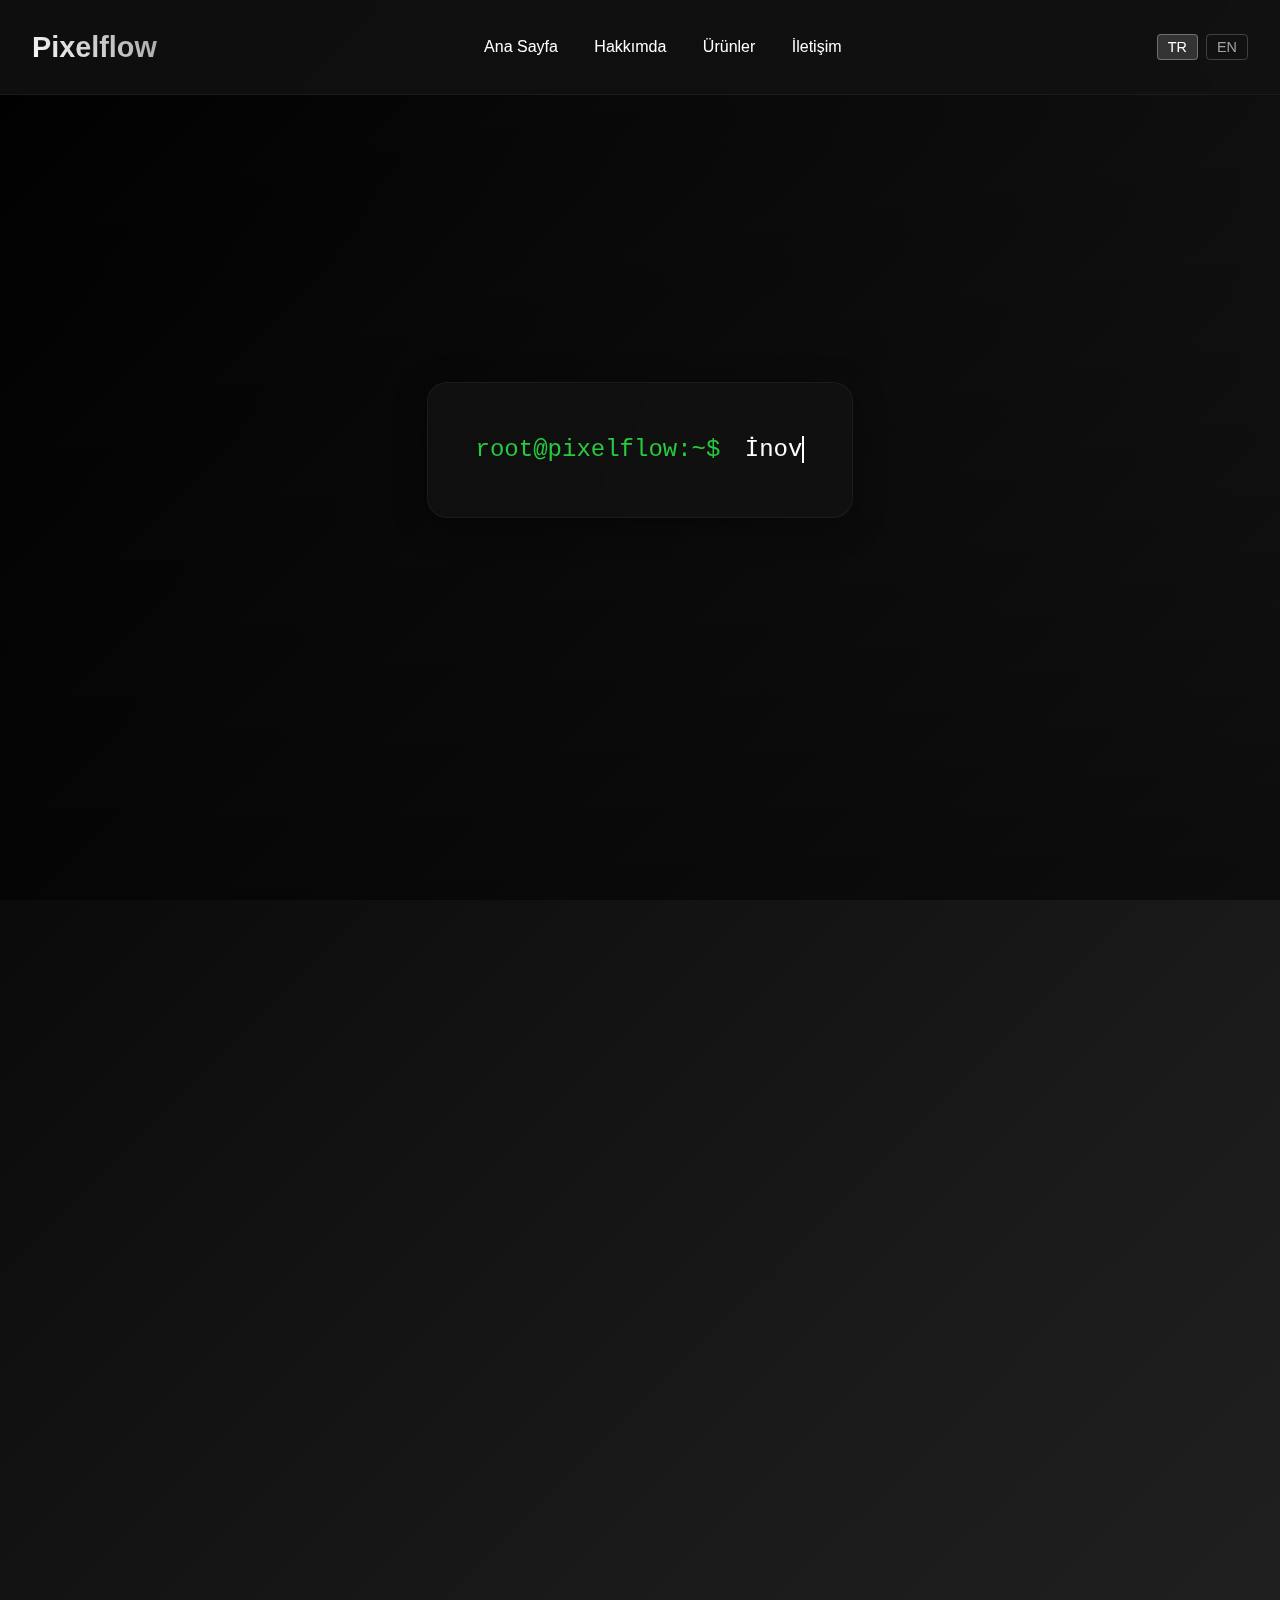
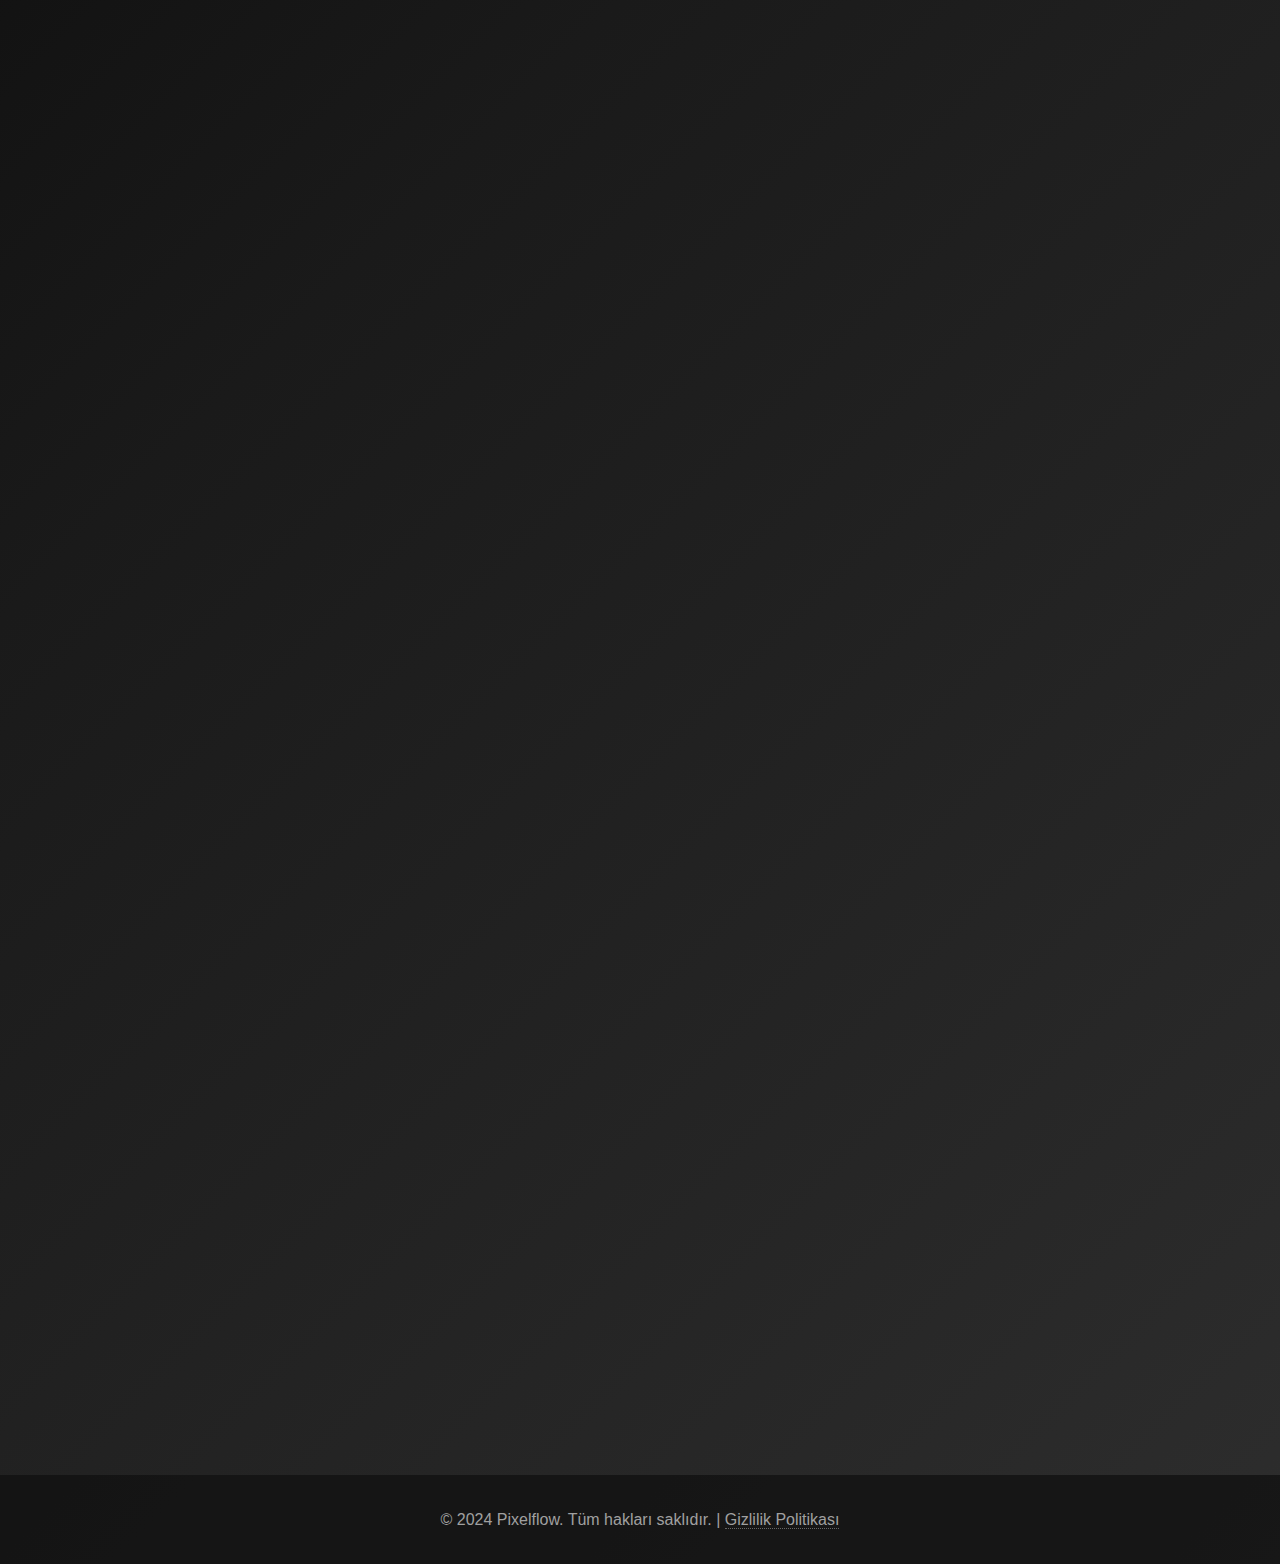
<file: index.html>
<!DOCTYPE html>
<html lang="tr">
<head>
    <meta charset="UTF-8">
    <meta name="viewport" content="width=device-width, initial-scale=1.0">
    <title>Pixelflow - Okan Kaycı</title>
    <link rel="stylesheet" href="styles/main.css">
</head>
<body>
    <nav class="navbar">
        <div class="logo">Pixelflow</div>
        <div class="hamburger">
            <span></span>
            <span></span>
            <span></span>
        </div>
        <div class="nav-links">
            <a href="#home" data-i18n="nav-home">Ana Sayfa</a>
            <a href="#about" data-i18n="nav-about">Hakkımda</a>
            <a href="#products" data-i18n="nav-products">Ürünler</a>
            <a href="#contact" data-i18n="nav-contact">İletişim</a>
        </div>
    </nav>

    <header class="hero">
        <div class="hero-content">
            <div class="terminal-text">
                <span class="prompt">root@pixelflow:~$</span>
                <span class="typing-text" data-i18n="hero-text">İnovasyon bizim DNA'mızda...</span>
            </div>
        </div>
    </header>

    <section id="about" class="features">
        <h2 data-i18n="about-title">Hakkımda</h2>
        <div class="feature-grid">
            <div class="feature-card">
                <h3 data-i18n="about-introduction-title">Tanışalım</h3>
                <p data-i18n="about-introduction-text">Merhaba, ben Okan. Yaklaşık bir yıldır Flutter ile projeler geliştiriyorum. Kendimi sürekli geliştirmeyi hedefleyen, öğrenmeye açık biriyim. Her projede kullanıcı deneyimini ve performansı ön planda tutarak, modern ve yenilikçi çözümler sunmayı ilke edindim.</p>
            </div>
            <div class="feature-card">
                <h3 data-i18n="about-mobile-title">Mobile Development</h3>
                <p data-i18n="about-mobile-text">Flutter ile mobil uygulama geliştirme</p>
            </div>
            <div class="feature-card">
                <h3 data-i18n="about-web-title">Web Development</h3>
                <p data-i18n="about-web-text">Modern web teknolojileri ile geliştirme</p>
            </div>
            <div class="feature-card">
                <h3 data-i18n="about-backend-title">Backend Development</h3>
                <p data-i18n="about-backend-text">Güçlü backend çözümleri</p>
            </div>
        </div>
    </section>

    <section id="products" class="projects">
        <h2 data-i18n="products-title">Ürünler</h2>
        <div class="feature-grid">
            <div class="feature-card">
                <h3 data-i18n="products-lite-title">Vardiya Takip Lite</h3>
                <ul class="feature-list">
                    <li>✓ <span data-i18n="products-feature-shift">Vardiya takibi</span></li>
                    <li>✓ <span data-i18n="products-feature-leave">İzin takibi</span></li>
                    <li>✓ <span data-i18n="products-feature-shift-type">Vardiya tipi ekleyebilirsiniz</span></li>
                    <li>✓ <span data-i18n="products-feature-leave-type">İzin tipi ekleyebilirsiniz</span></li>
                    <li>✓ <span data-i18n="products-feature-free">Ücretsiz erişim</span></li>
                    <li>✓ <span data-i18n="products-feature-task">Görev yönetimi</span></li>
                </ul>
                <div style="display: flex; flex-direction: column; gap: 0.75rem;">
                    <a href="https://play.google.com/store/apps/details?id=com.pixelflow.vardiya_takip_lite" class="cta-button" target="_blank" data-i18n="products-download">Google Play'de İndir</a>
                    <a href="privacy-policy.html" target="_blank" style="color: #666; text-decoration: none; font-size: 0.85em; display: flex; align-items: center; justify-content: center; gap: 4px;">
                        <span>🔒</span> <span data-i18n="products-privacy">Gizlilik Politikası</span>
                    </a>
                </div>
            </div>
            <div class="feature-card premium">
                <h3 data-i18n="products-premium-title">Vardiya Takip Premium</h3>
                <ul class="feature-list">
                    <li>✓ <span data-i18n="products-feature-shift">Vardiya takibi</span></li>
                    <li>✓ <span data-i18n="products-feature-leave">İzin takibi</span></li>
                    <li>✓ <span data-i18n="products-feature-shift-type">Vardiya tipi ekleyebilirsiniz</span></li>
                    <li>✓ <span data-i18n="products-feature-leave-type">İzin tipi ekleyebilirsiniz</span></li>
                    <li>✓ <span data-i18n="products-feature-task">Görev yönetimi</span></li>
                    <li>✓ <span data-i18n="products-feature-templates">Şablonlar ile kolay görev yönetimi</span></li>
                    <li>✓ <span data-i18n="products-feature-pdf">PDF olarak rapor alabilirsiniz</span></li>
                    <li>✓ <span data-i18n="products-feature-no-ads">Reklamsız erişim</span></li>
                    <li>✓ <span data-i18n="products-feature-lifetime">Ömürlü erişim</span></li>
                </ul>
                <div style="display: flex; flex-direction: column; gap: 0.75rem;">
                    <a href="https://play.google.com/store/apps/details?id=com.pixelflow.vardiya_takip" class="cta-button" target="_blank" data-i18n="products-download">Google Play'de İndir</a>
                    <a href="privacy-policy.html" target="_blank" style="color: #666; text-decoration: none; font-size: 0.85em; display: flex; align-items: center; justify-content: center; gap: 4px;">
                        <span>🔒</span> <span data-i18n="products-privacy">Gizlilik Politikası</span>
                    </a>
                </div>
            </div>
        </div>
    </section>

    <section id="contact" class="contact">
        <h2 data-i18n="contact-title">İletişim</h2>
        <div class="contact-grid">
            <a href="mailto:pixelflowsoftware@gmail.com" class="feature-card">
                <h3 data-i18n="contact-email">Email</h3>
                <p>pixelflowsoftware@gmail.com</p>
            </a>
            <a href="https://github.com/okankayci" class="feature-card">
                <h3 data-i18n="contact-github">GitHub</h3>
                <p>github.com/okankayci</p>
            </a>
            <a href="https://linkedin.com/in/okankayci" class="feature-card">
                <h3 data-i18n="contact-linkedin">LinkedIn</h3>
                <p>linkedin.com/in/okankayci</p>
            </a>
        </div>
    </section>

    <footer>
        <p><span data-i18n="footer-copyright">© 2024 Pixelflow. Tüm hakları saklıdır.</span> | <a href="privacy-policy.html" style="color: inherit; text-decoration: none; border-bottom: 1px dotted #666;"><span data-i18n="footer-privacy">Gizlilik Politikası</span></a></p>
    </footer>

    <script src="js/language.js"></script>
    <script src="js/main.js"></script>
</body>
</html>
</file>
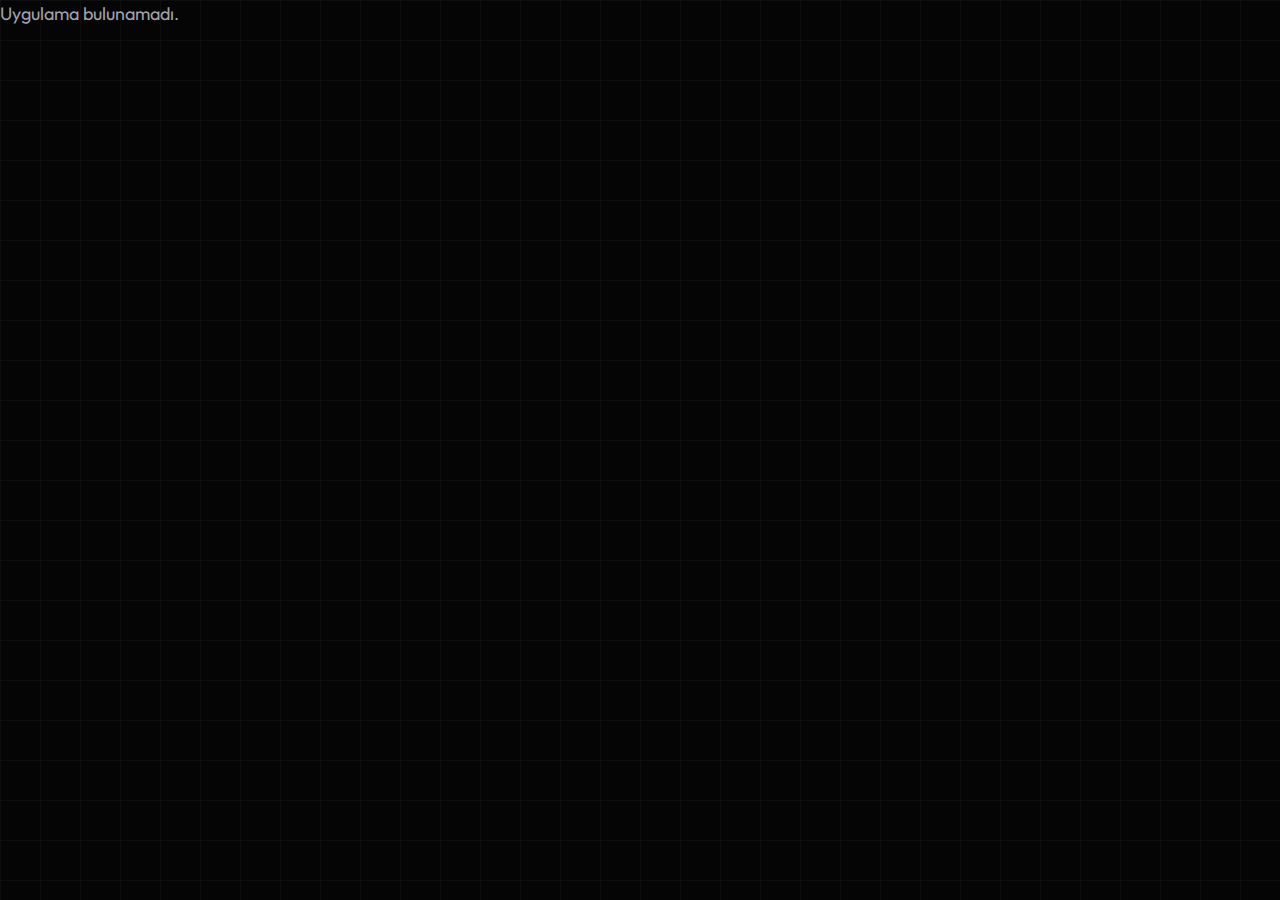
<file: baby_lite.html>
<!DOCTYPE html>
<html lang="tr">
<head>
    <meta charset="UTF-8">
    <meta name="viewport" content="width=device-width, initial-scale=1.0">
    <title>PixelFlow</title>
    <link rel="preconnect" href="https://fonts.googleapis.com">
    <link rel="preconnect" href="https://fonts.gstatic.com" crossorigin>
    <link href="https://fonts.googleapis.com/css2?family=Inter:wght@400;500;600;700&display=swap" rel="stylesheet">
    <link rel="stylesheet" href="css/style.css">
    <link rel="stylesheet" href="https://cdnjs.cloudflare.com/ajax/libs/font-awesome/6.0.0-beta3/css/all.min.css">
</head>
<body>

    <div id="app-detail-container"></div>

    <script src="js/data.js"></script>
    <script src="js/app-detail.js"></script>
</body>
</html>
</file>
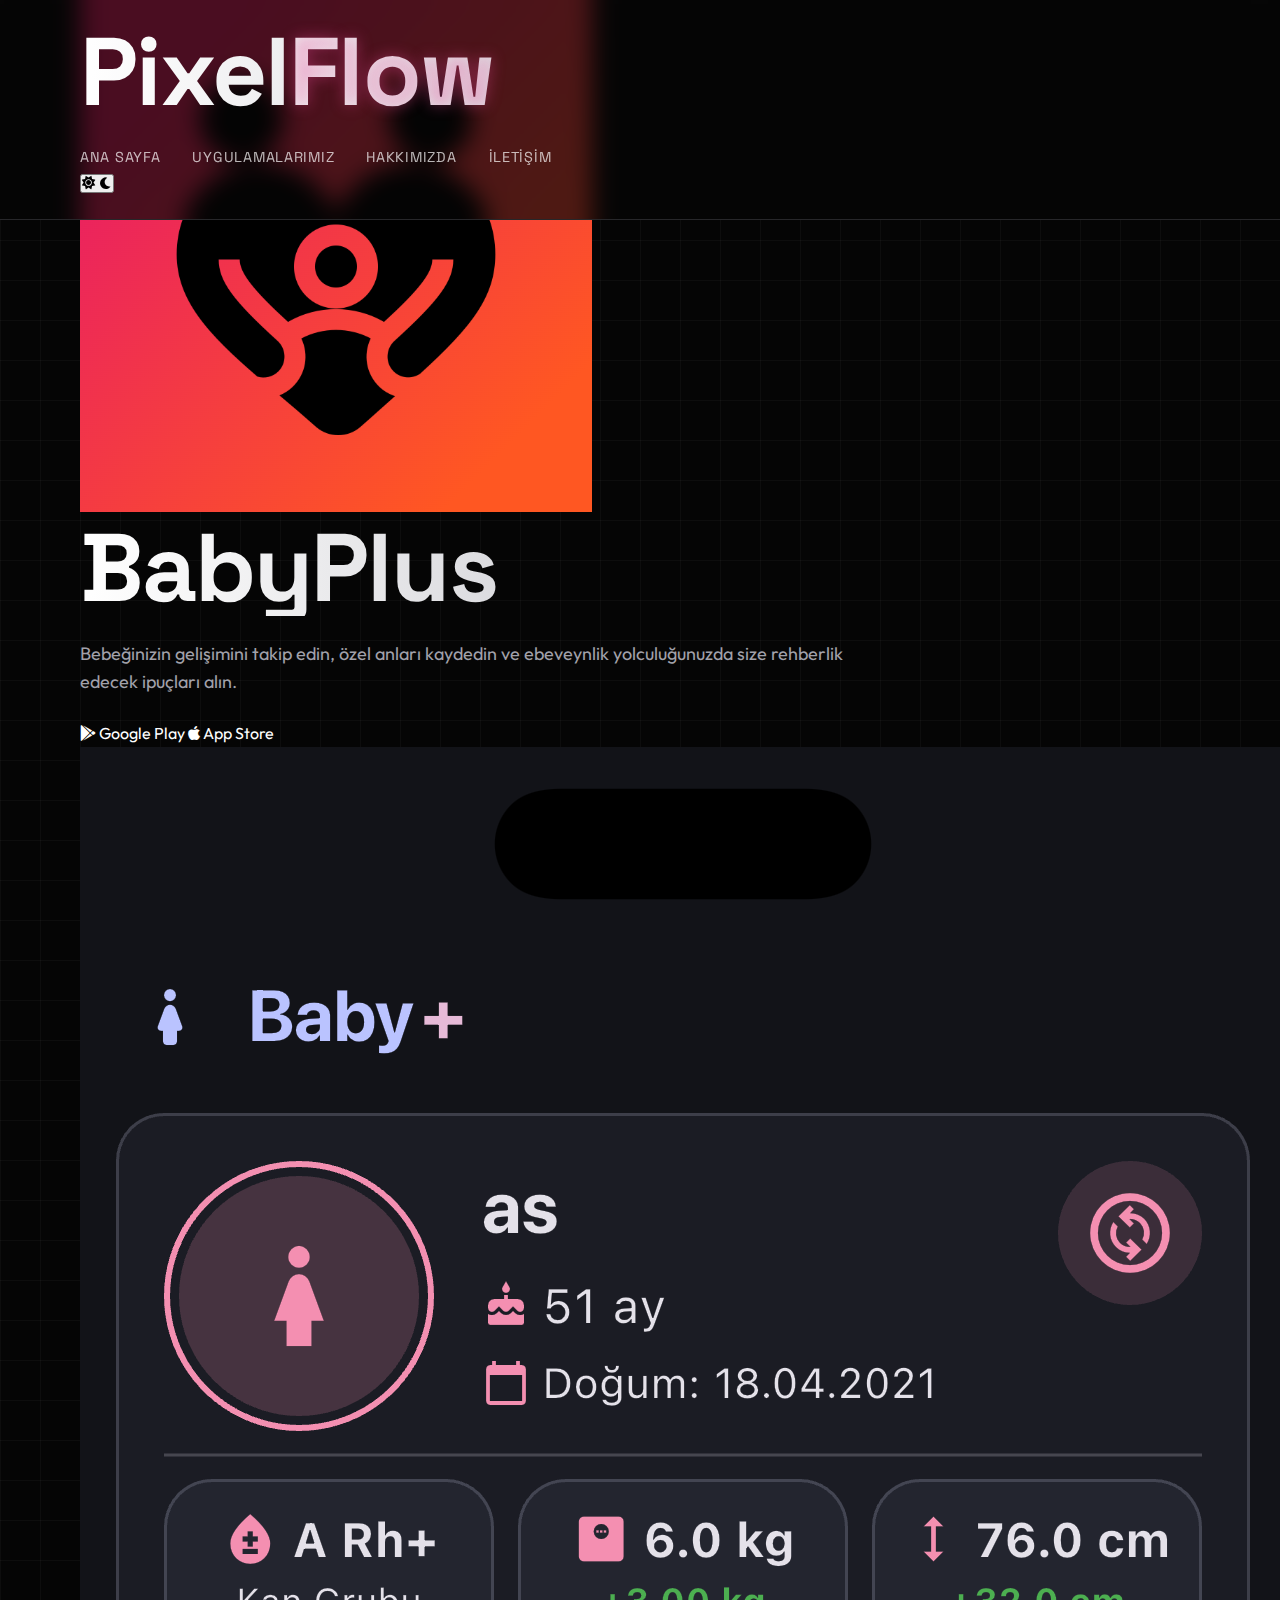
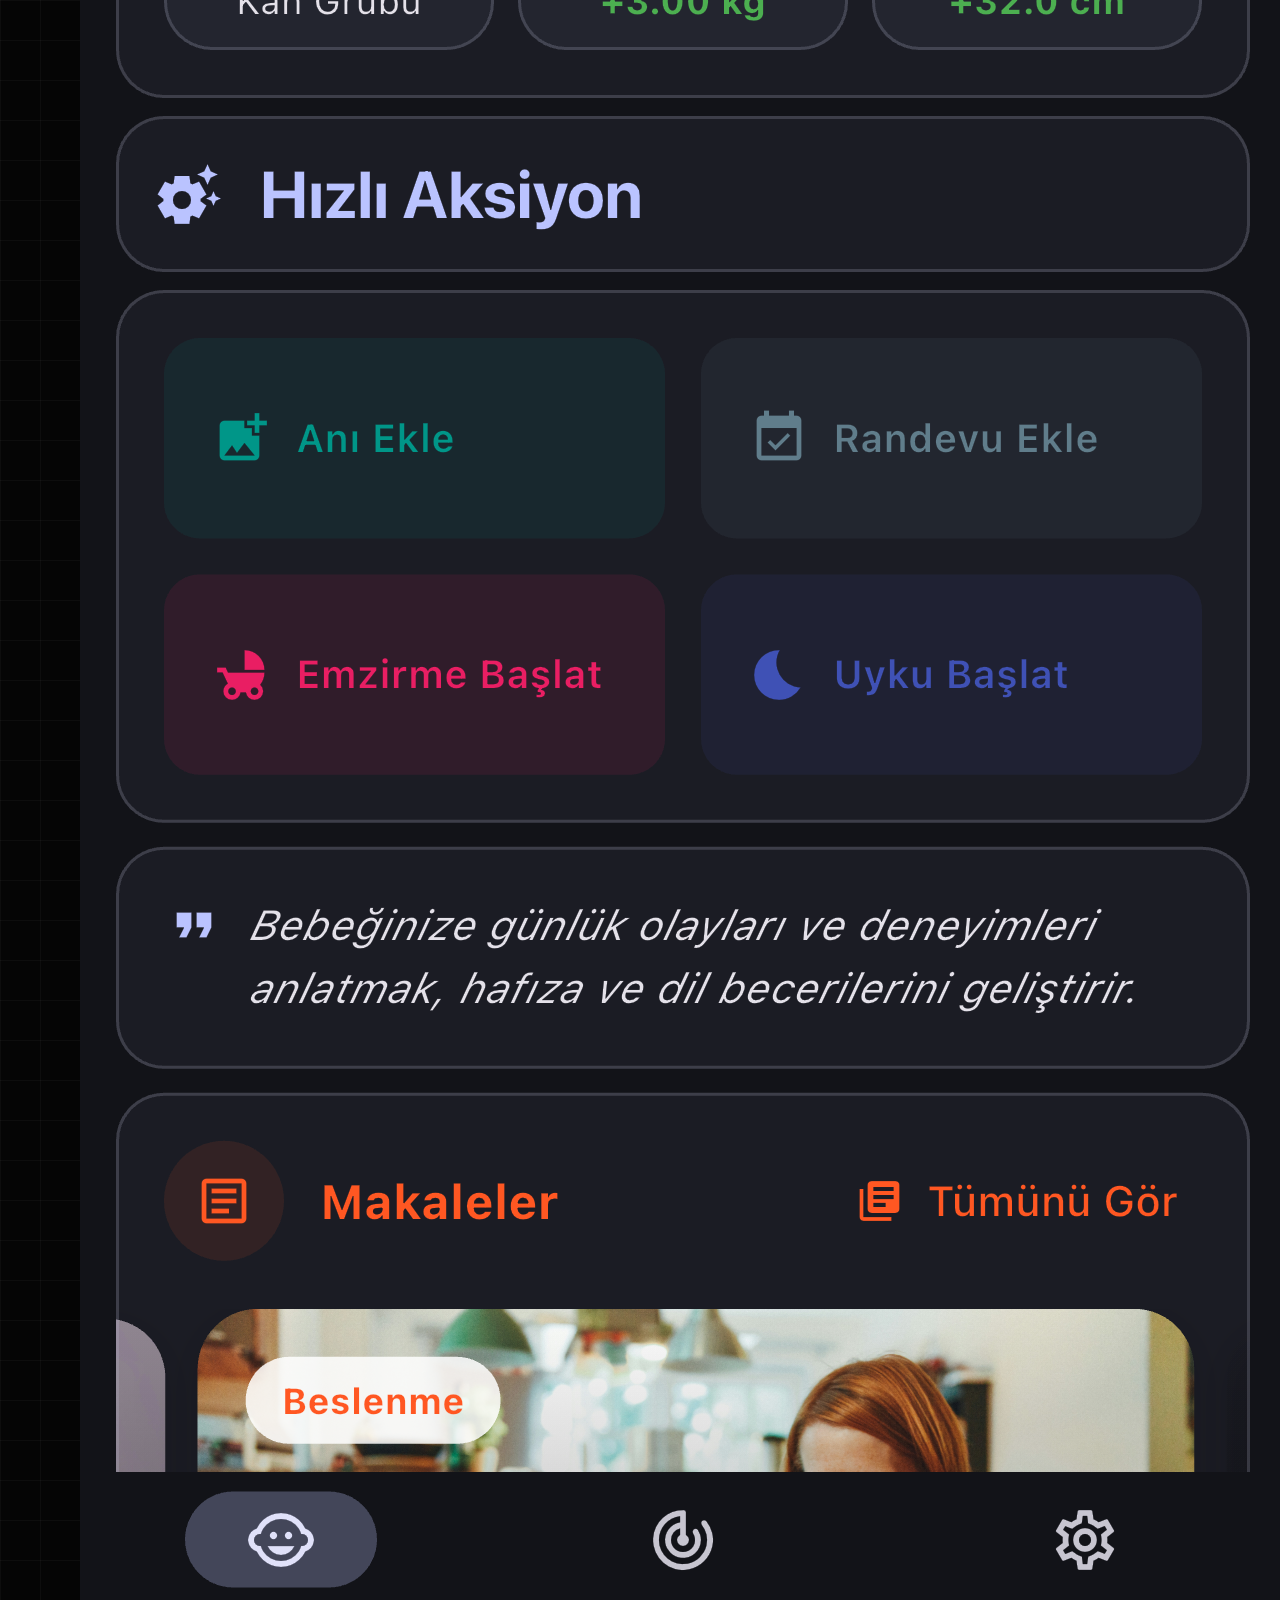
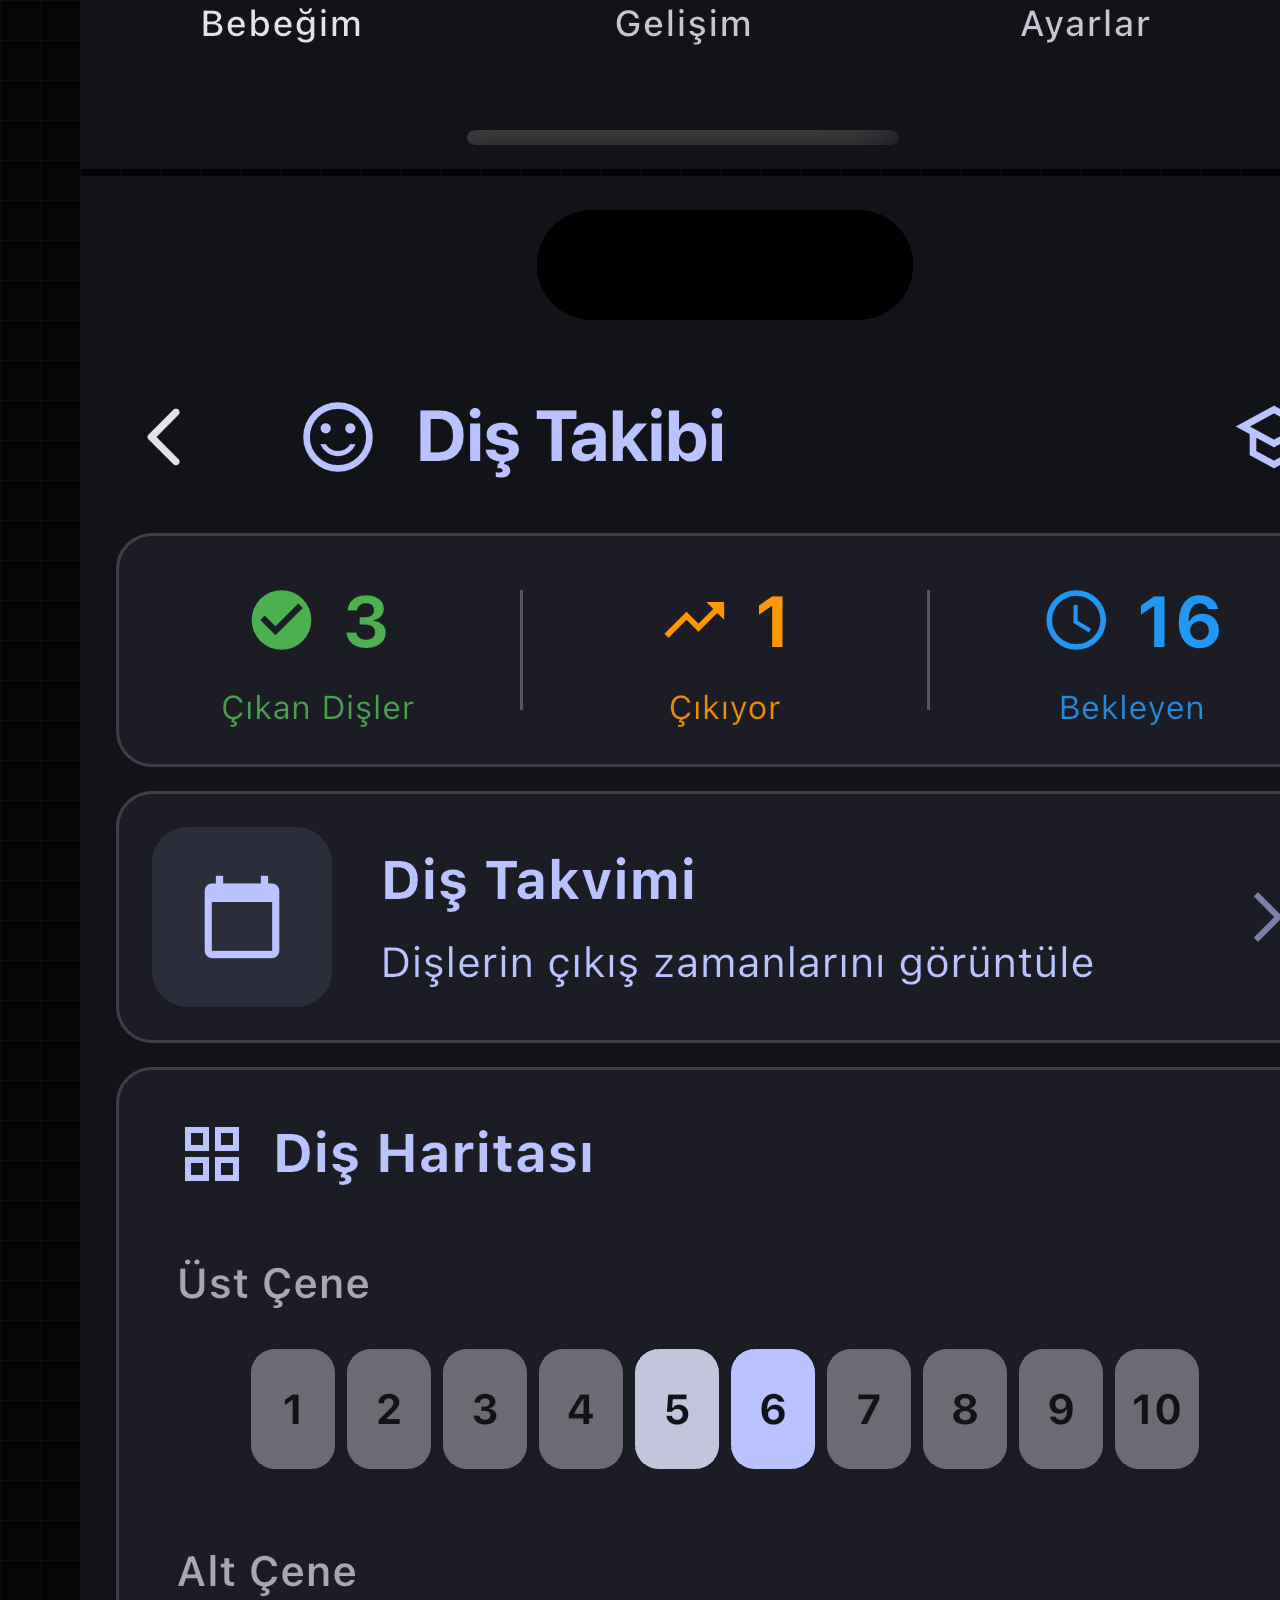
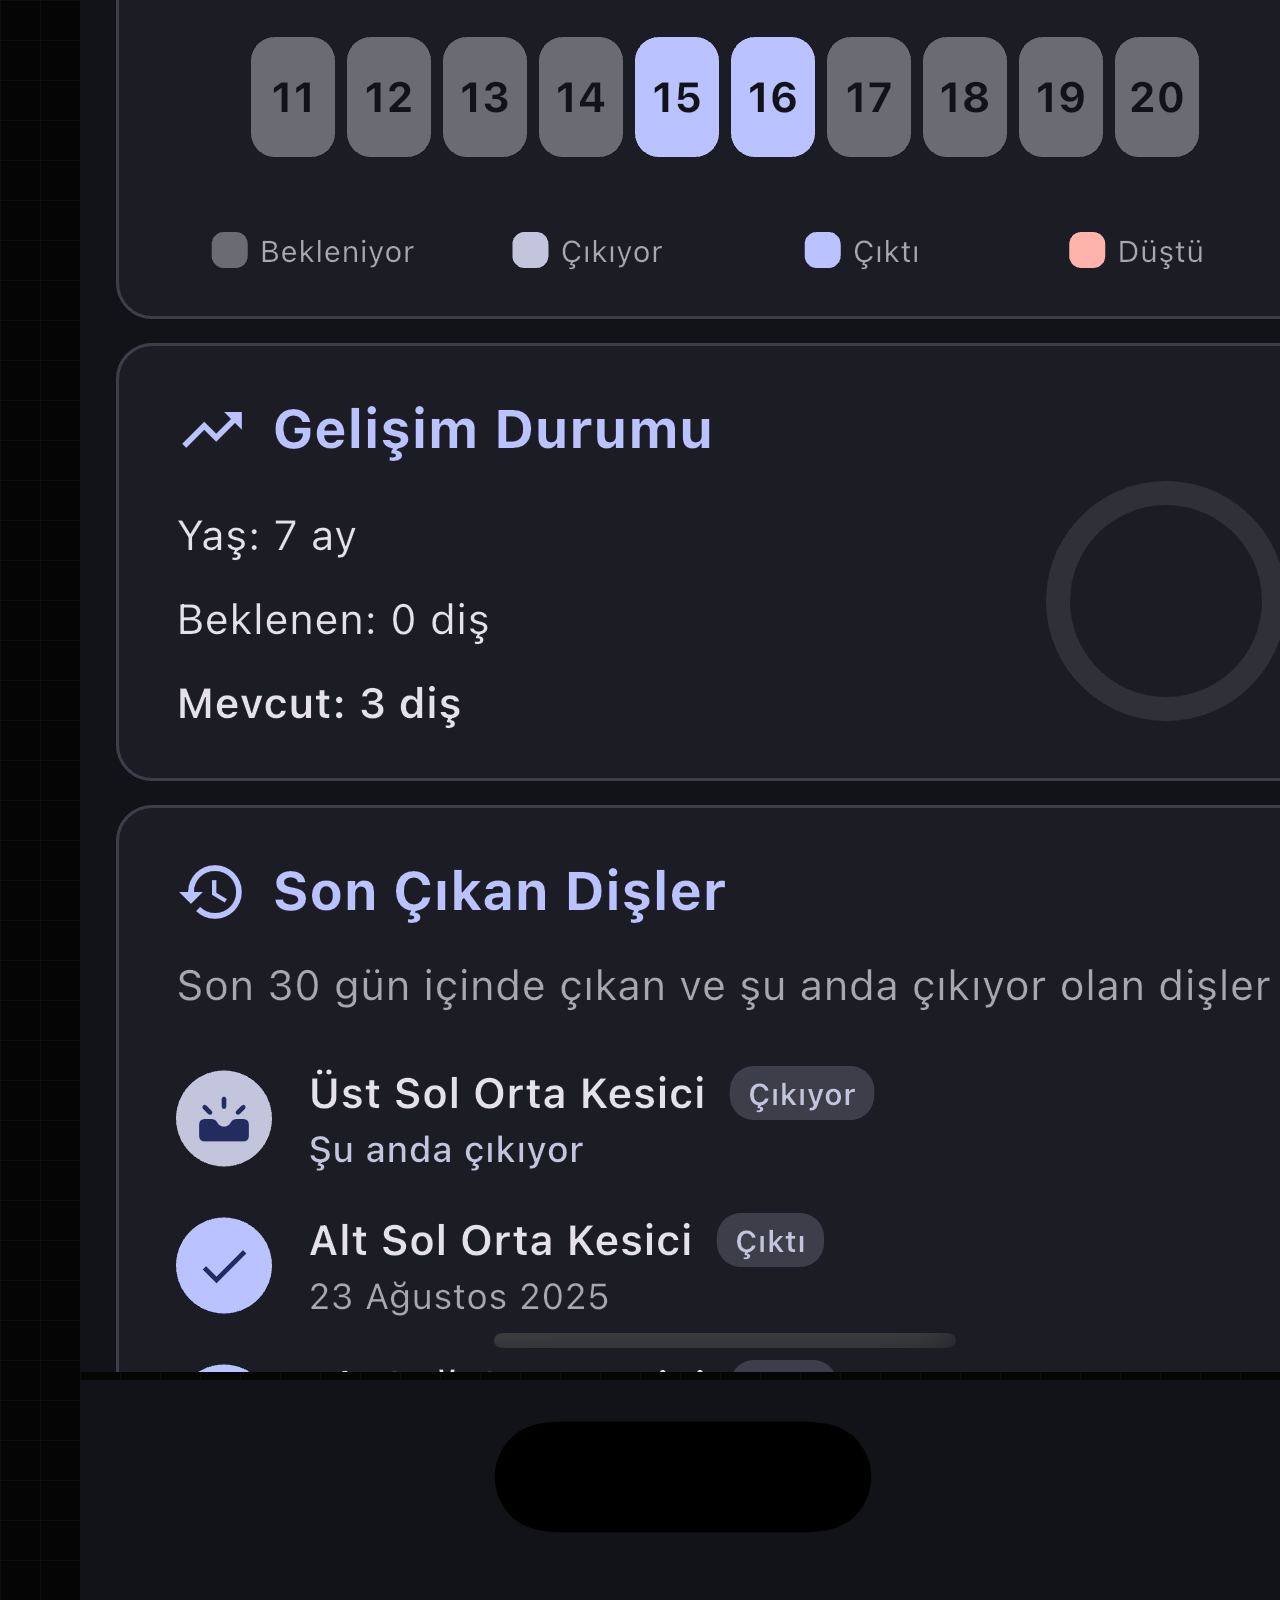
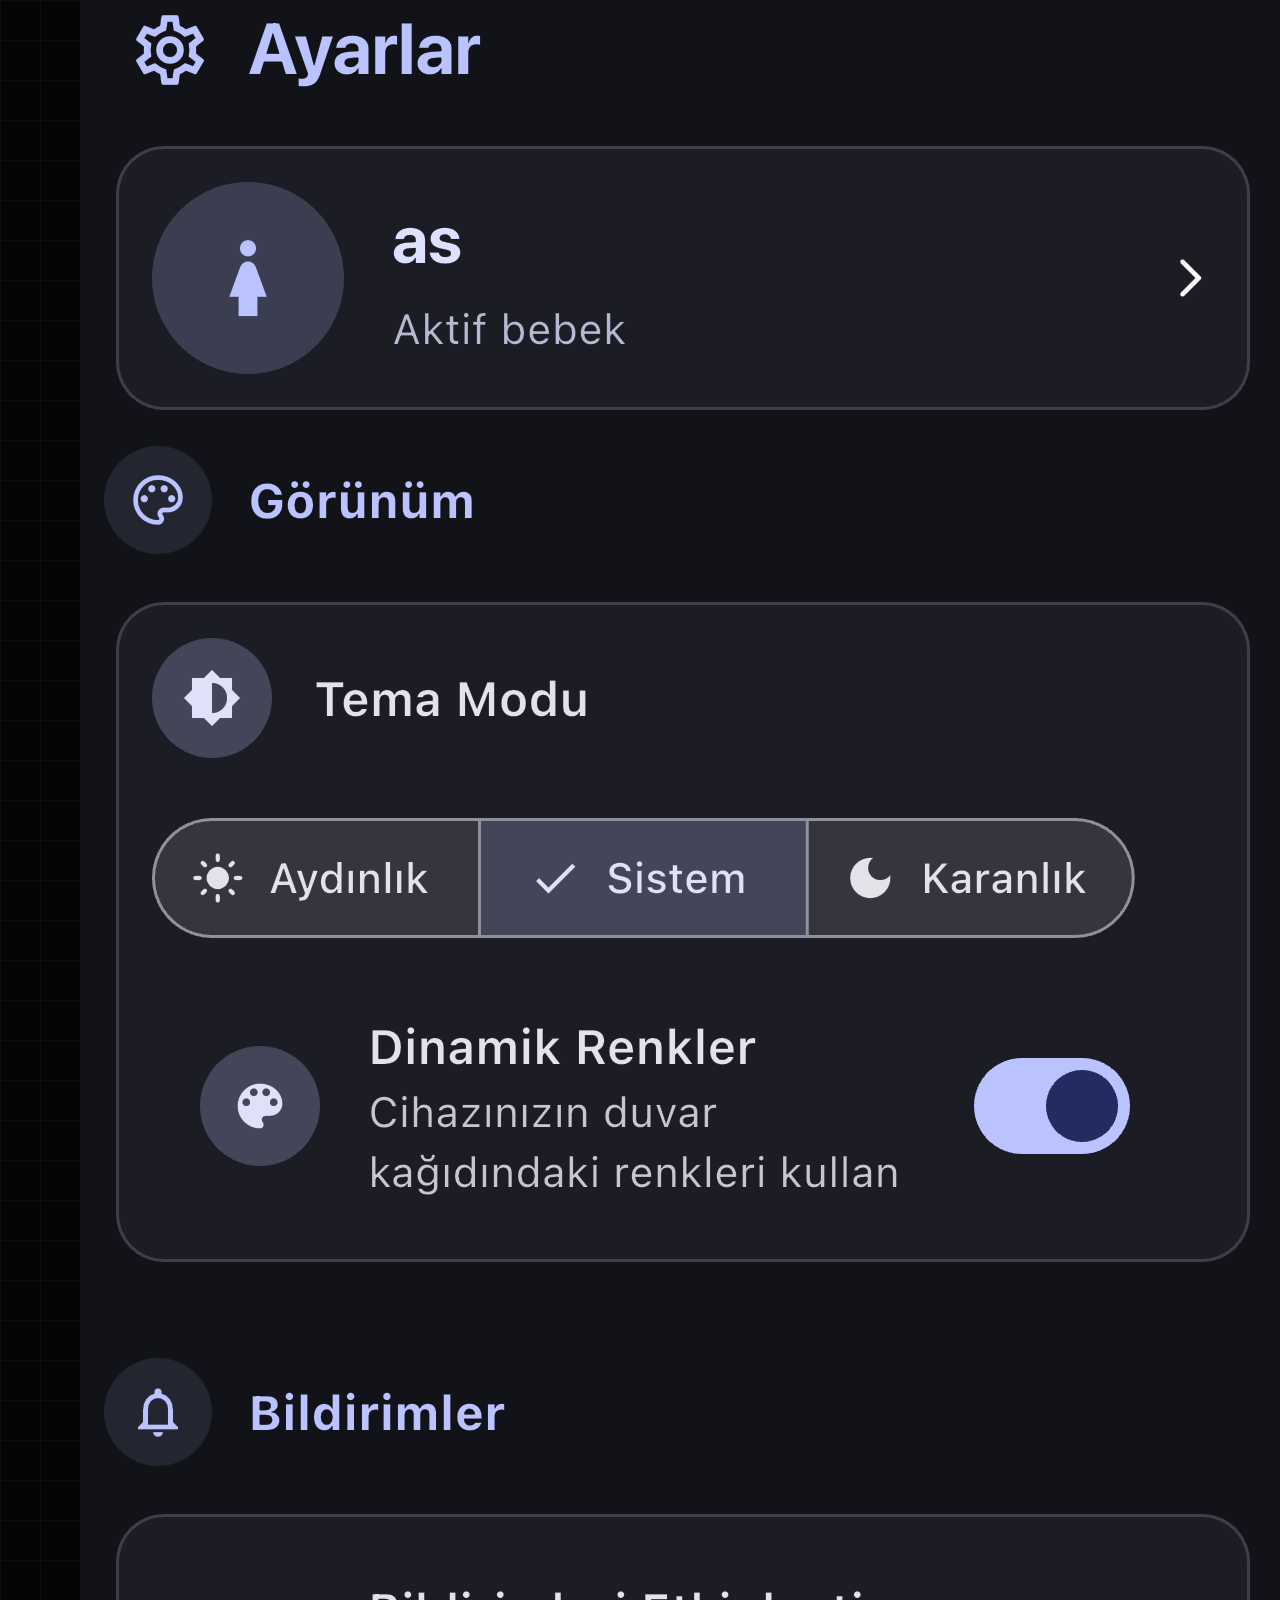
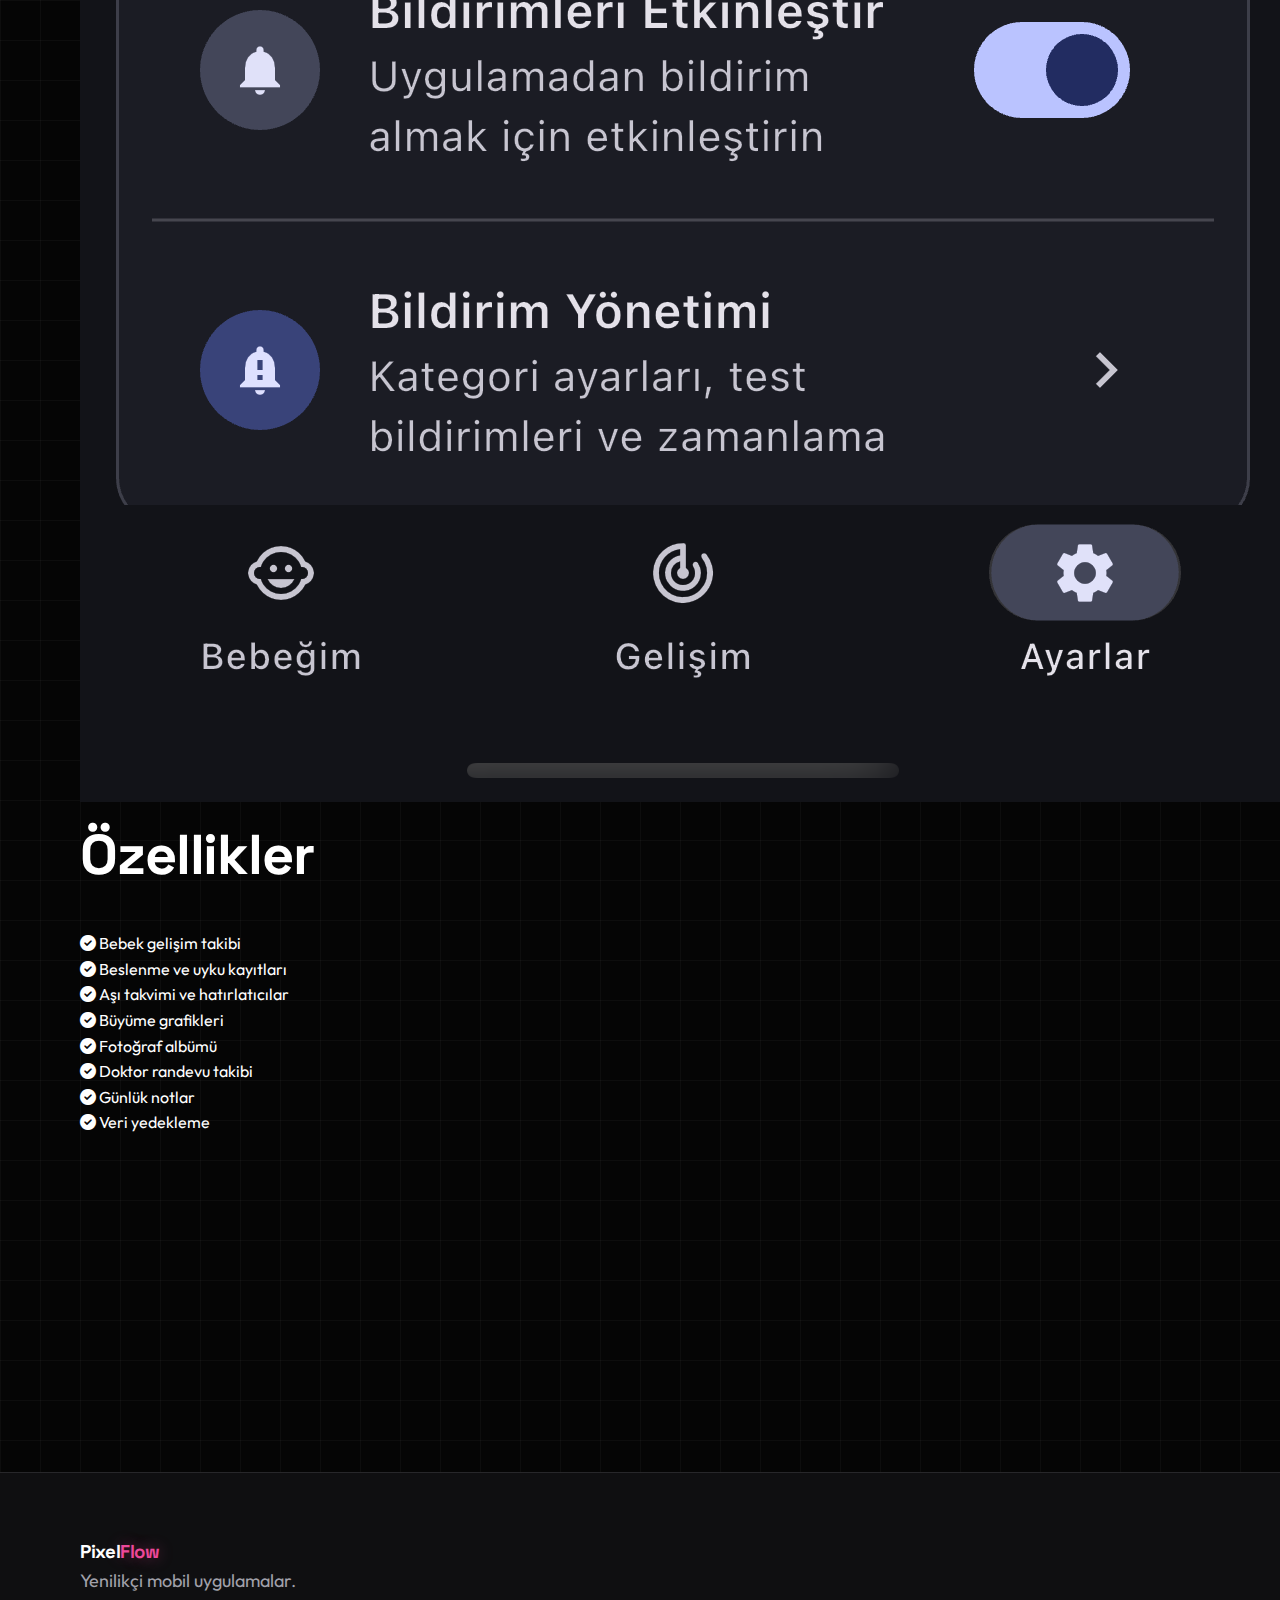
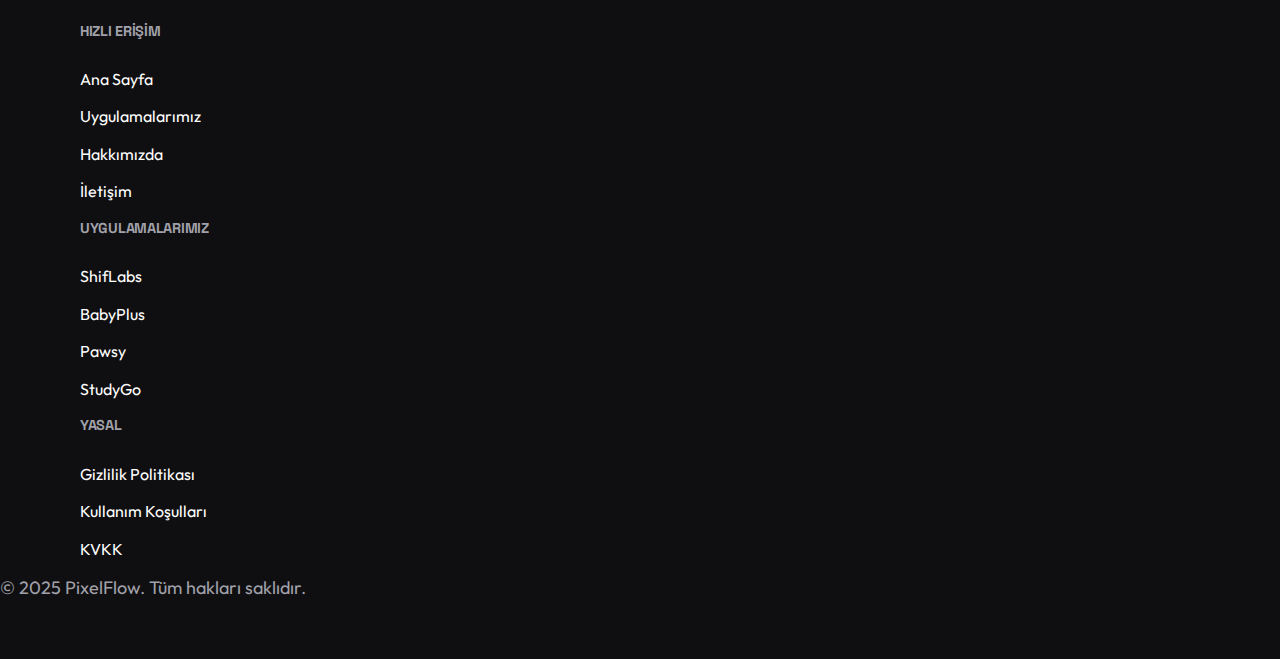
<file: babyplus.html>
<!DOCTYPE html>
<html lang="tr">
<head>
    <meta charset="UTF-8">
    <meta name="viewport" content="width=device-width, initial-scale=1.0">
    <title>PixelFlow</title>
    <link rel="preconnect" href="https://fonts.googleapis.com">
    <link rel="preconnect" href="https://fonts.gstatic.com" crossorigin>
    <link href="https://fonts.googleapis.com/css2?family=Inter:wght@400;500;600;700&display=swap" rel="stylesheet">
    <link rel="stylesheet" href="css/style.css">
    <link rel="stylesheet" href="https://cdnjs.cloudflare.com/ajax/libs/font-awesome/6.0.0-beta3/css/all.min.css">
</head>
<body>

    <div id="app-detail-container"></div>

    <script src="js/data.js"></script>
    <script src="js/app-detail.js"></script>
</body>
</html>
</file>
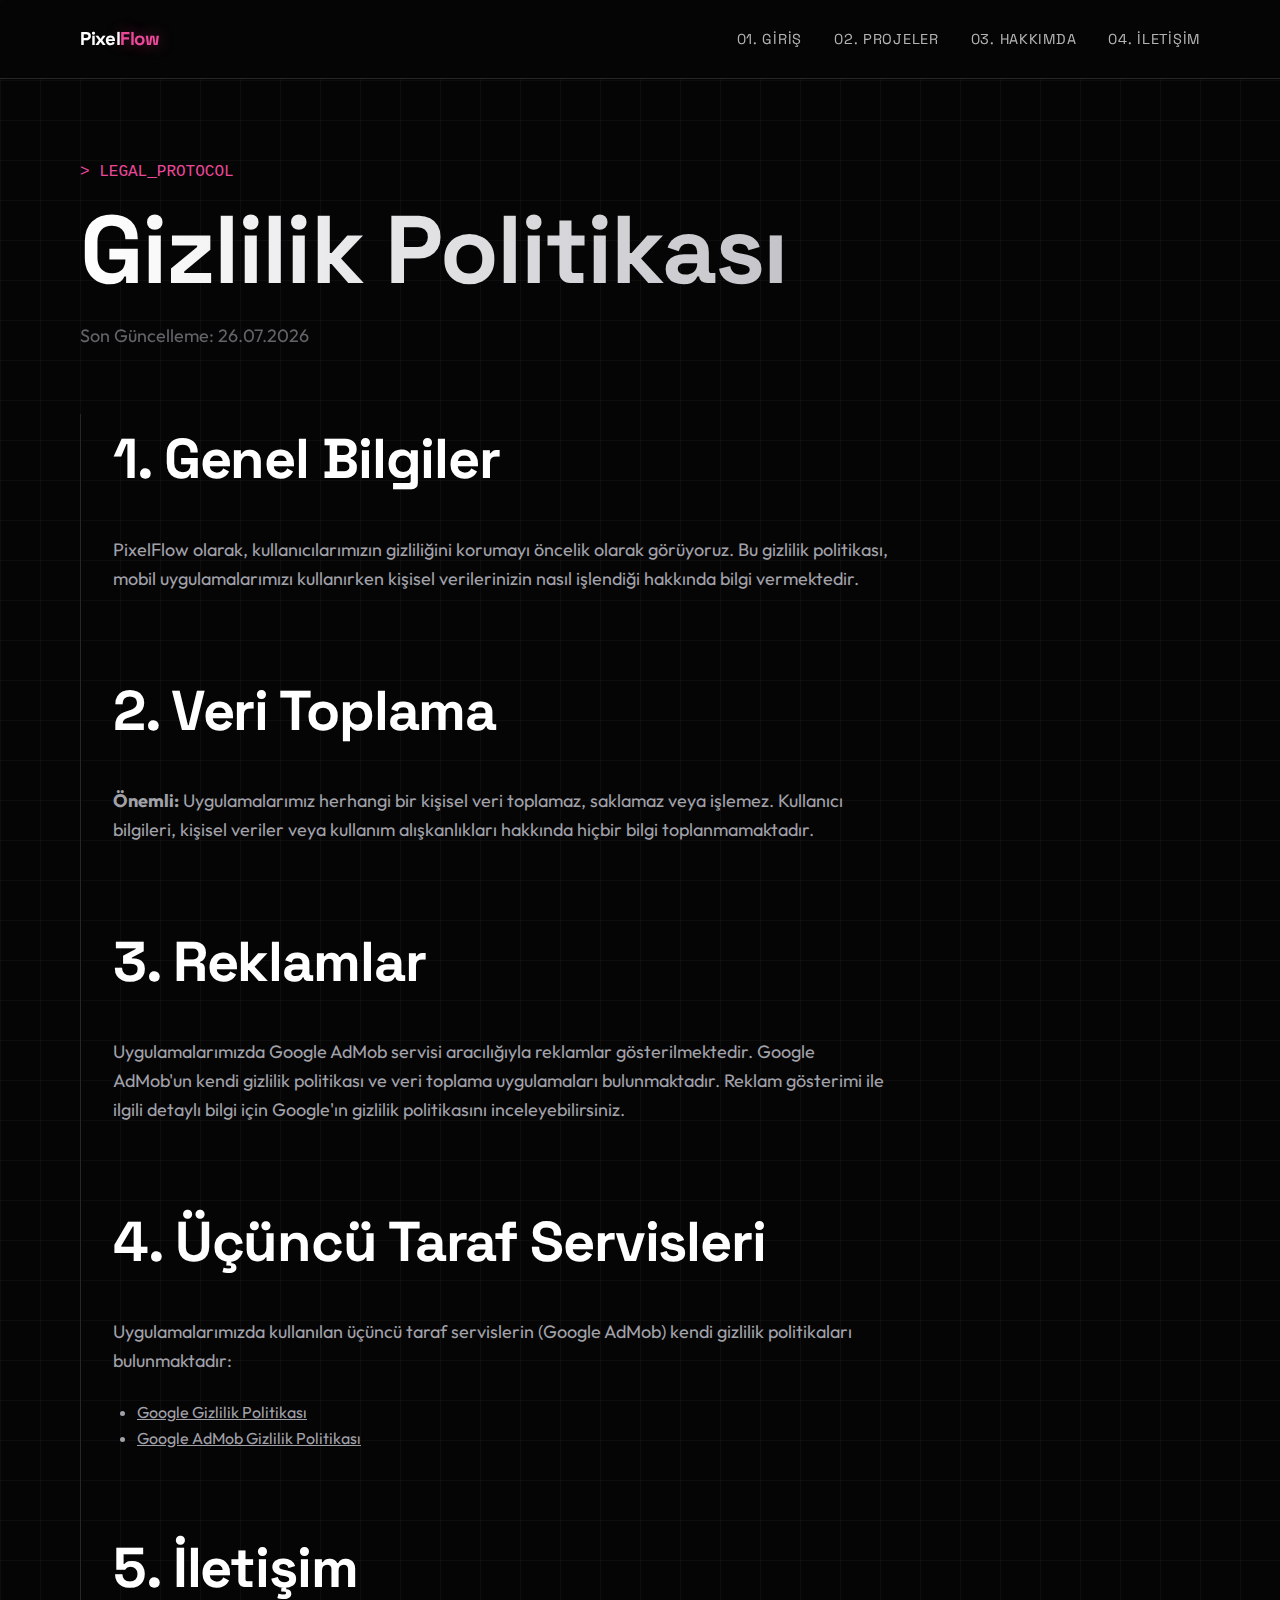
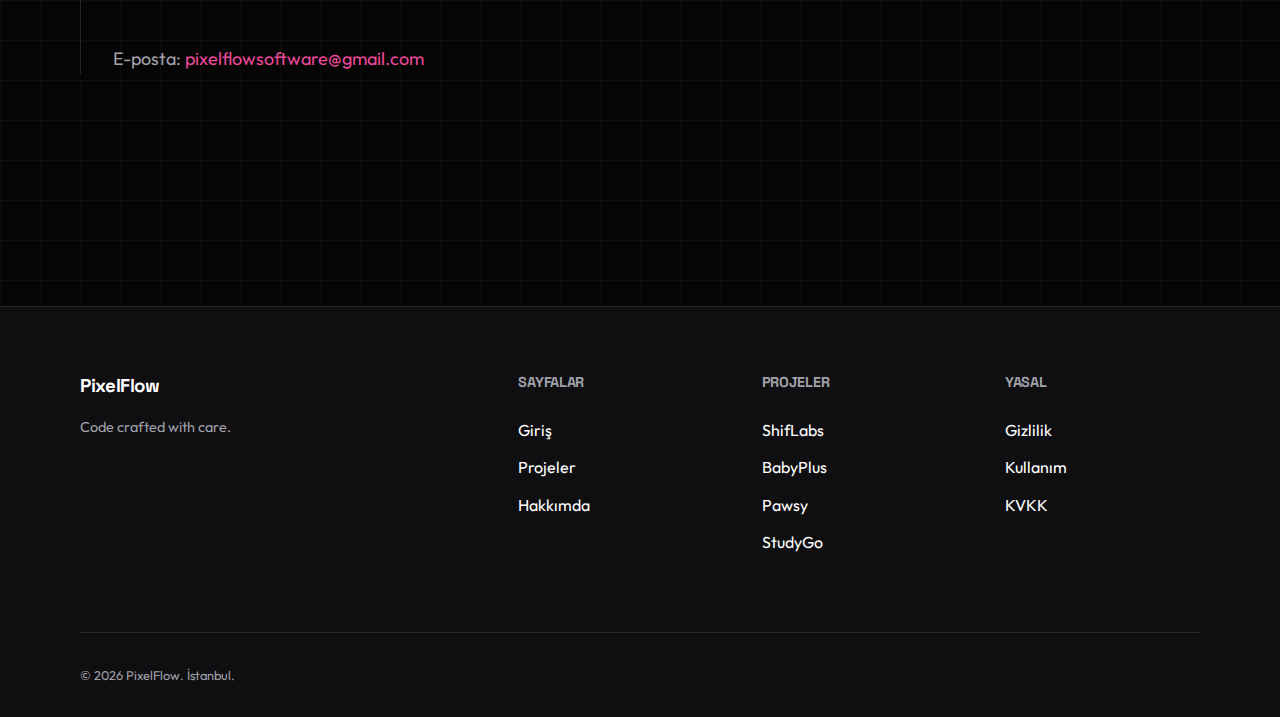
<file: gizlilik-politikasi.html>
<!DOCTYPE html>
<html lang="tr">
<head>
    <meta charset="UTF-8">
    <meta name="viewport" content="width=device-width, initial-scale=1.0">
    <title>Gizlilik Politikası - PixelFlow</title>
    <link rel="preconnect" href="https://fonts.googleapis.com">
    <link rel="preconnect" href="https://fonts.gstatic.com" crossorigin>
    <link href="https://fonts.googleapis.com/css2?family=Inter:wght@400;500;600;700&display=swap" rel="stylesheet">
    <link rel="stylesheet" href="css/style.css">
    <link rel="stylesheet" href="https://cdnjs.cloudflare.com/ajax/libs/font-awesome/6.0.0-beta3/css/all.min.css">
</head>
<body>

    <div id="legal-page-container"></div>

    <script src="js/legal-pages.js"></script>
</body>
</html>
</file>
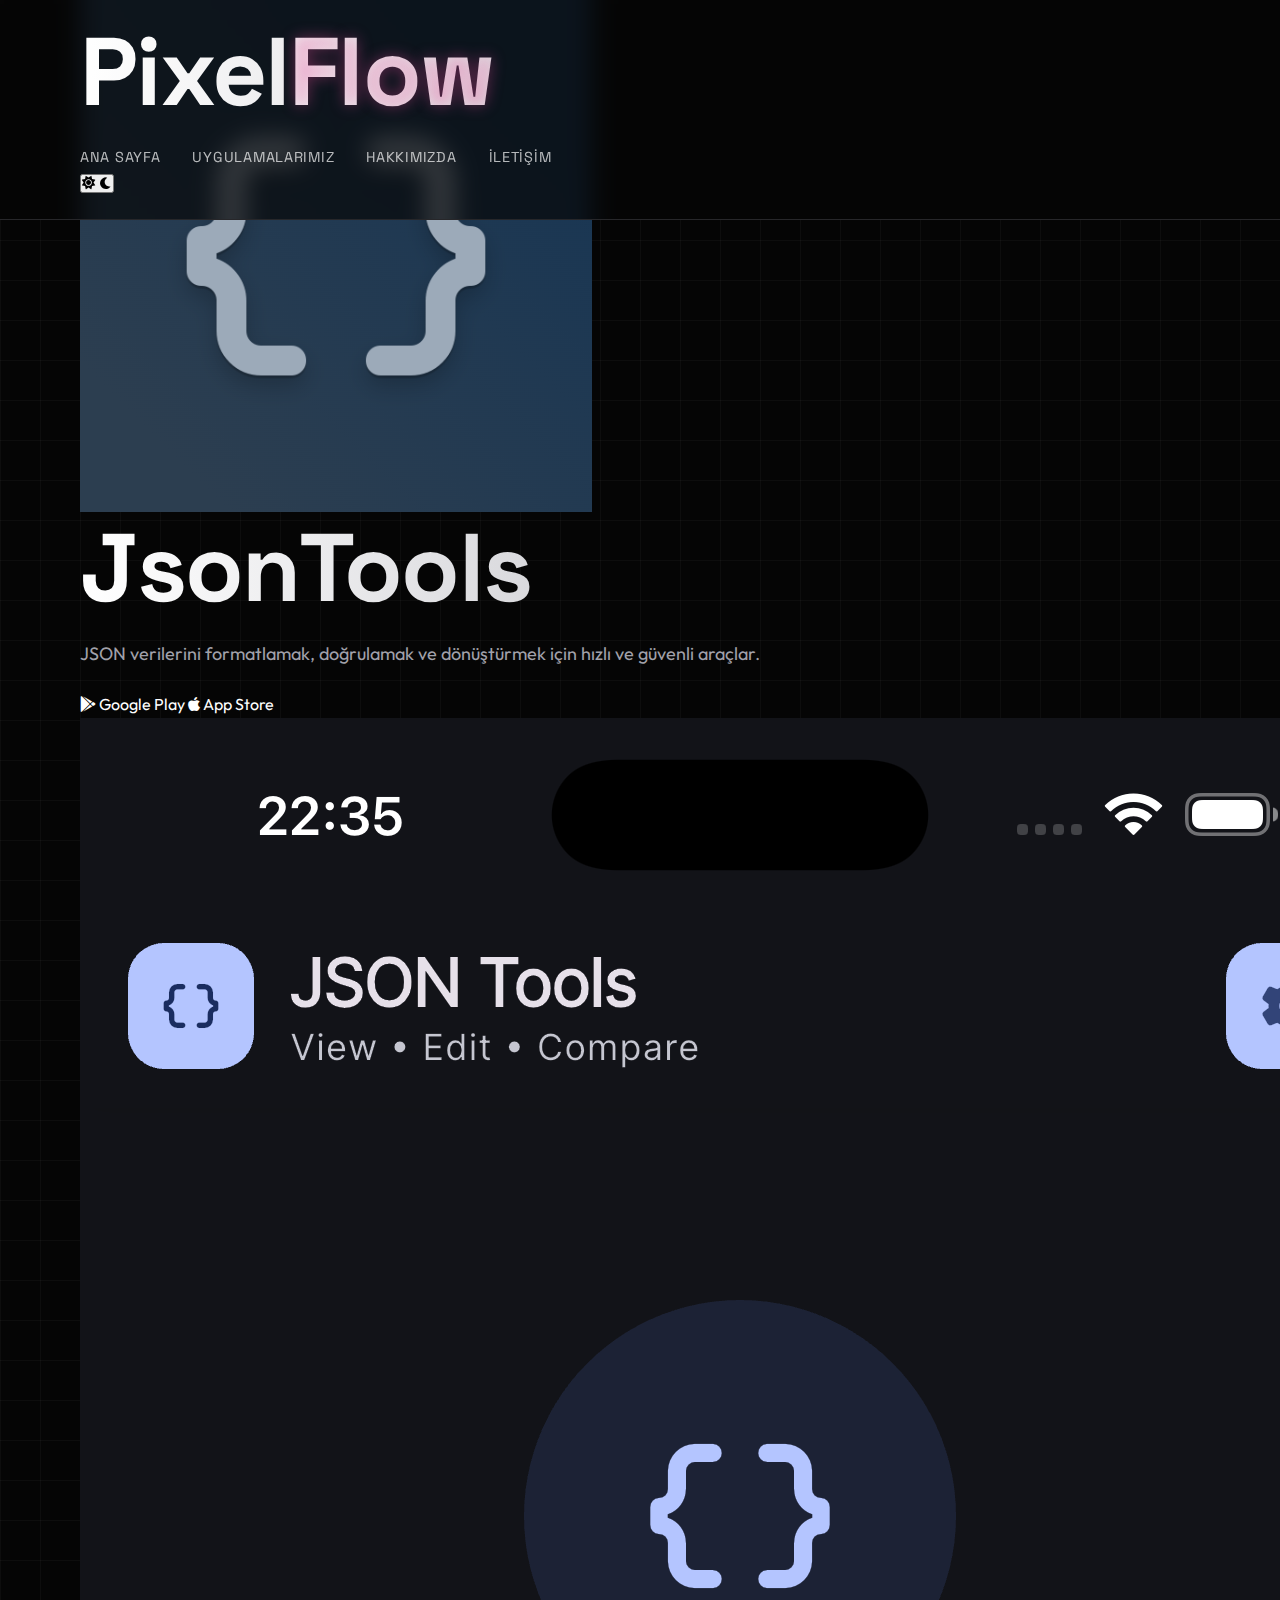
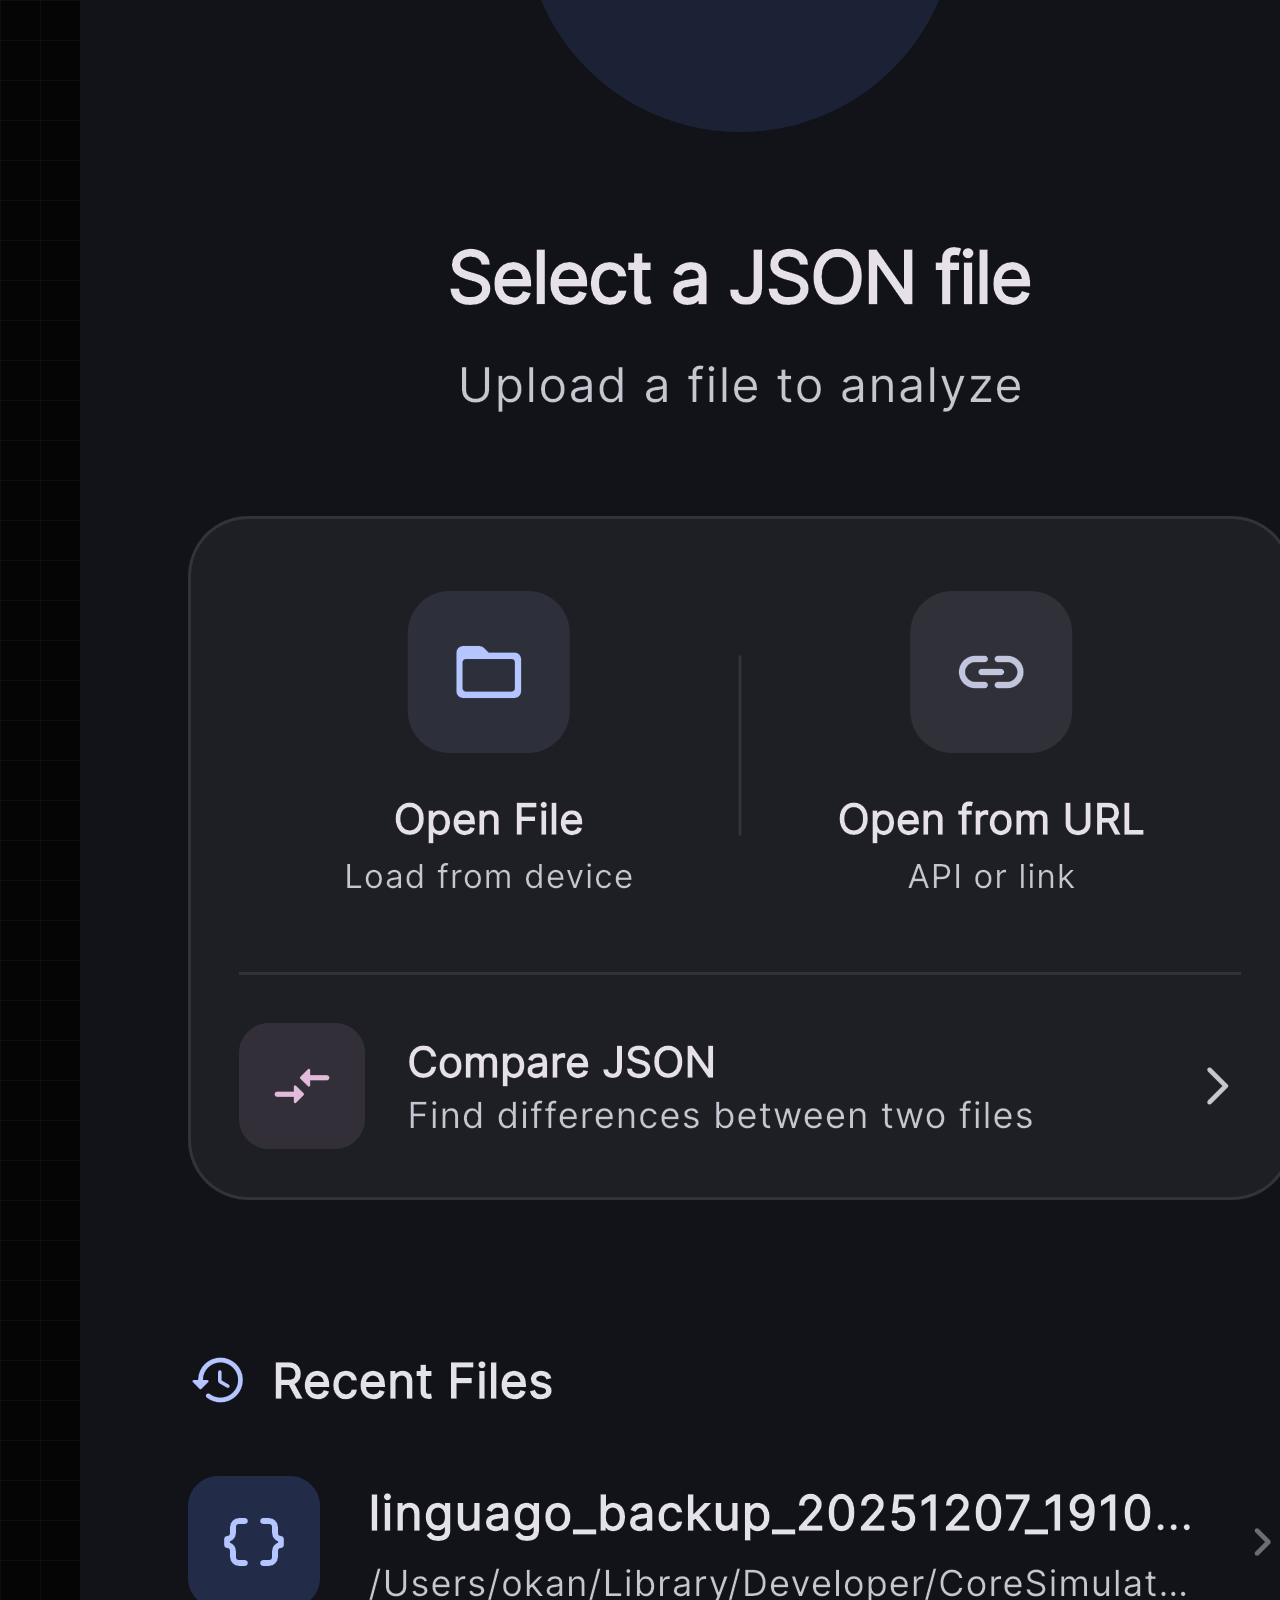
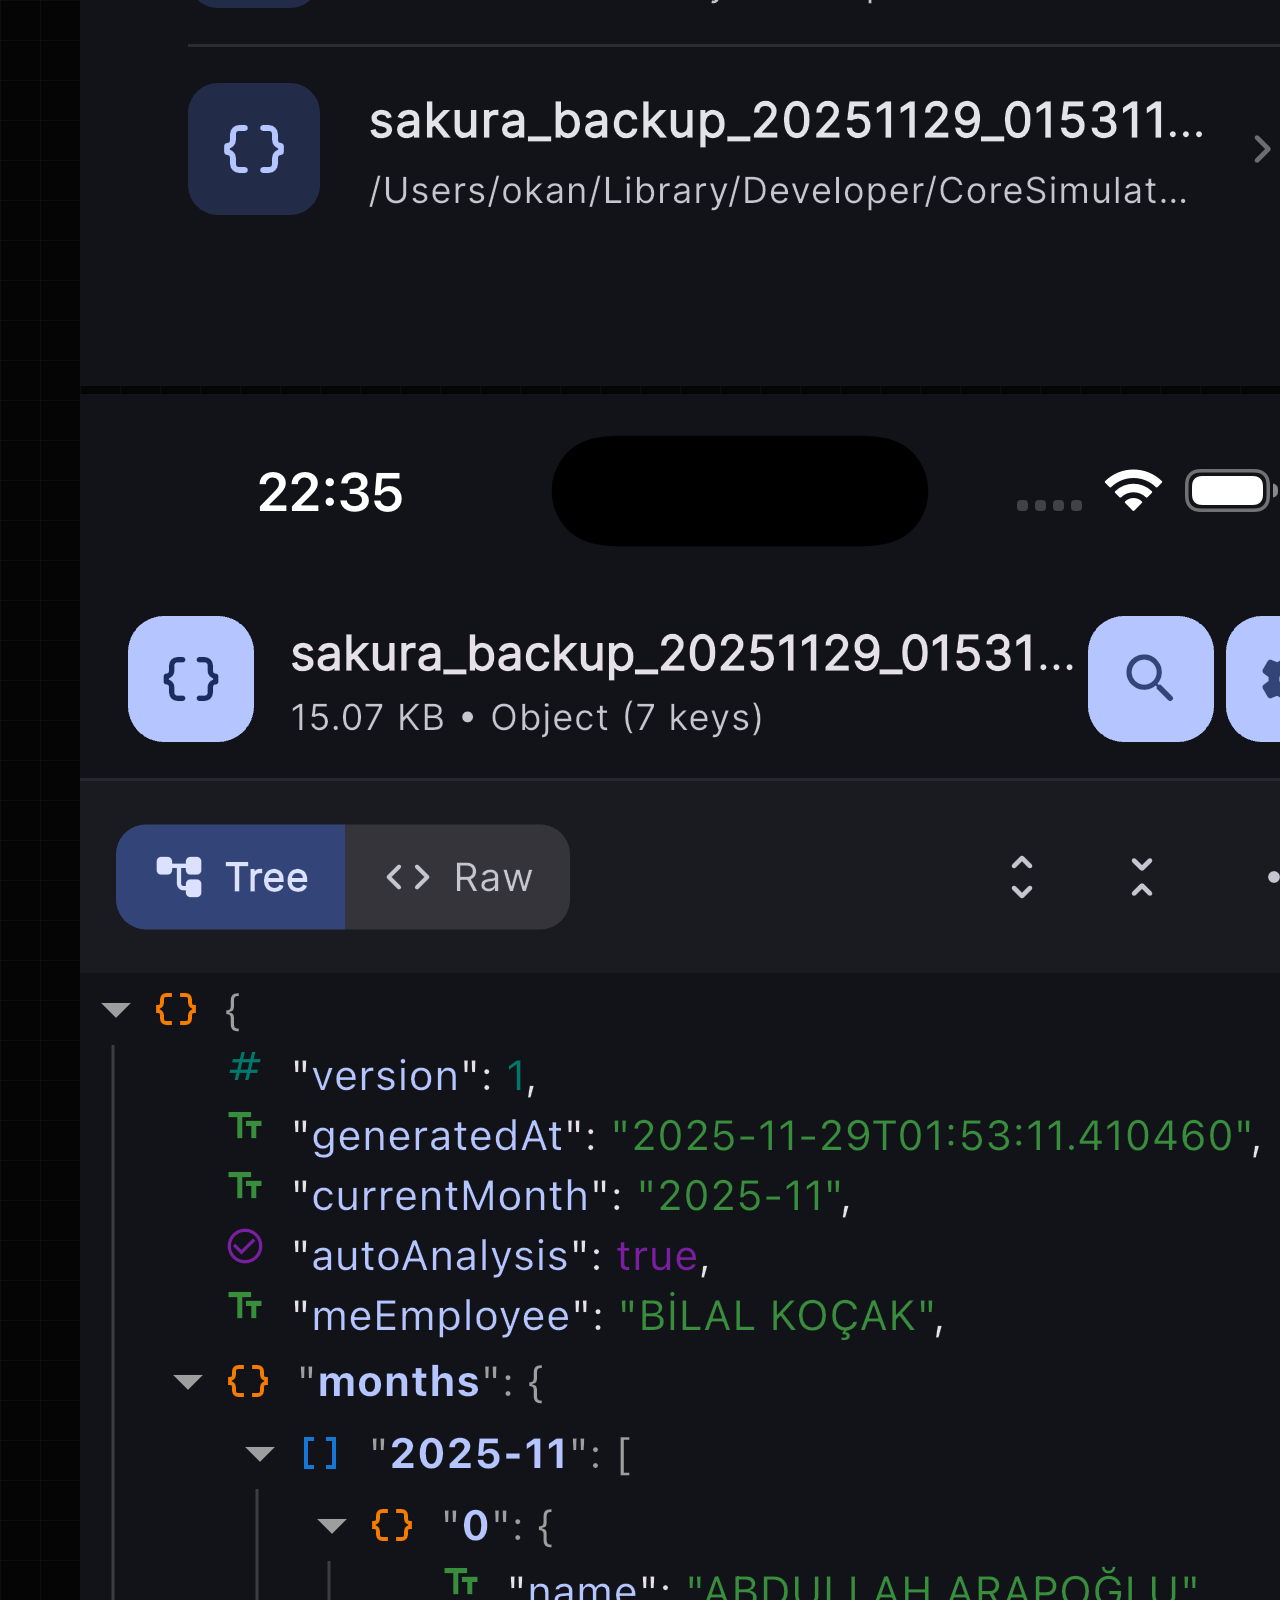
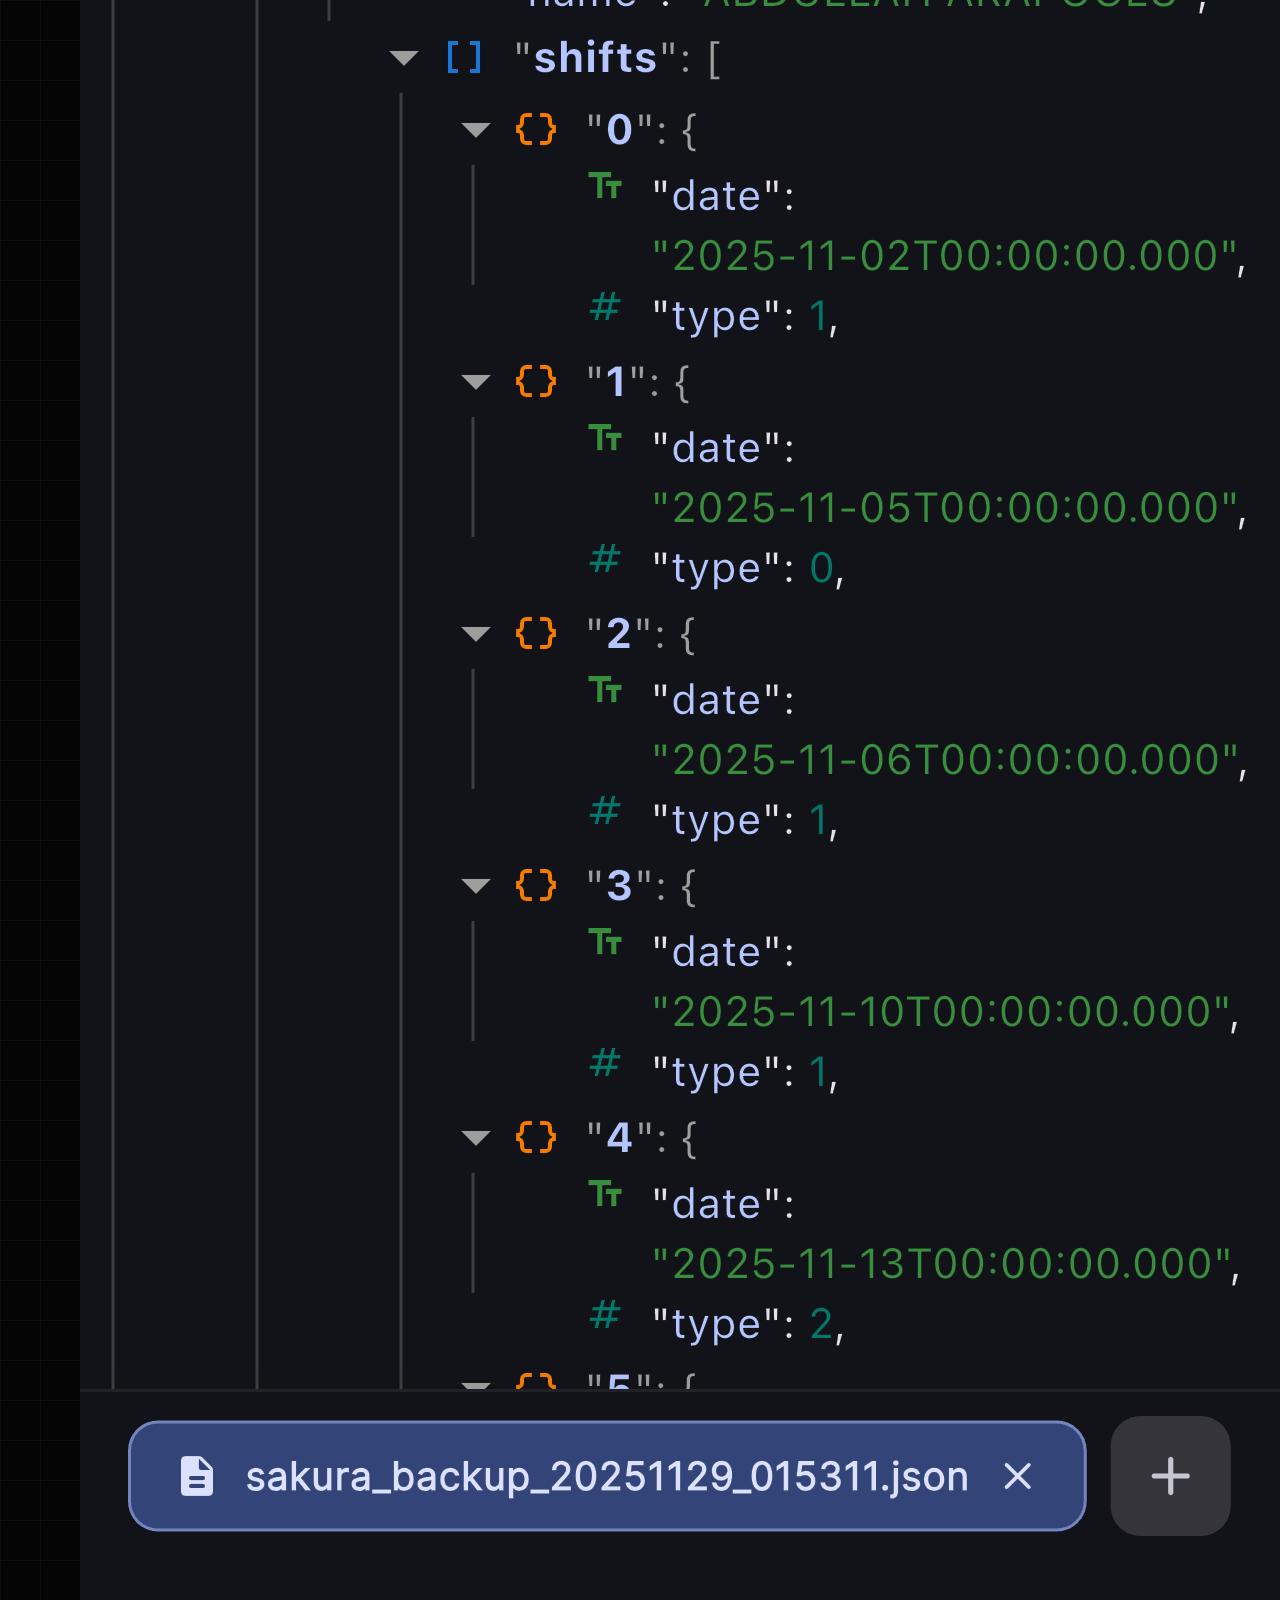
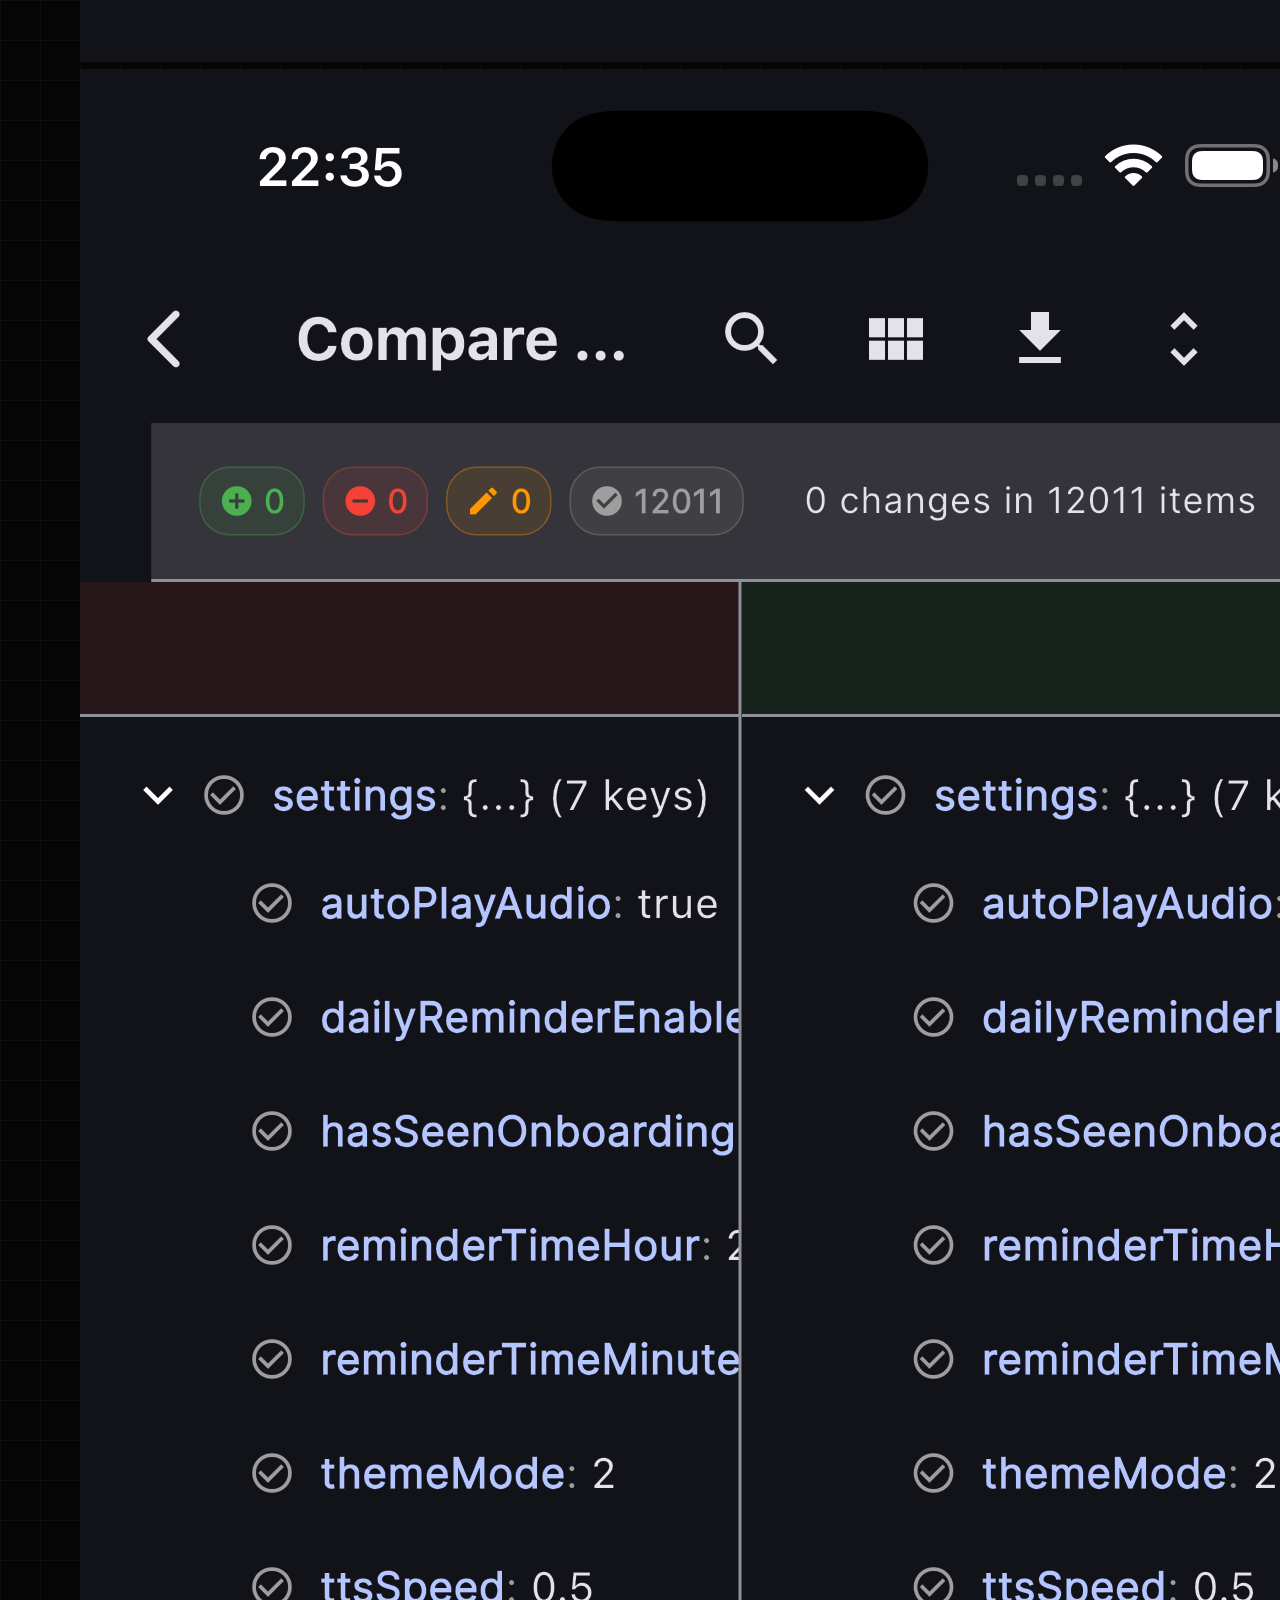
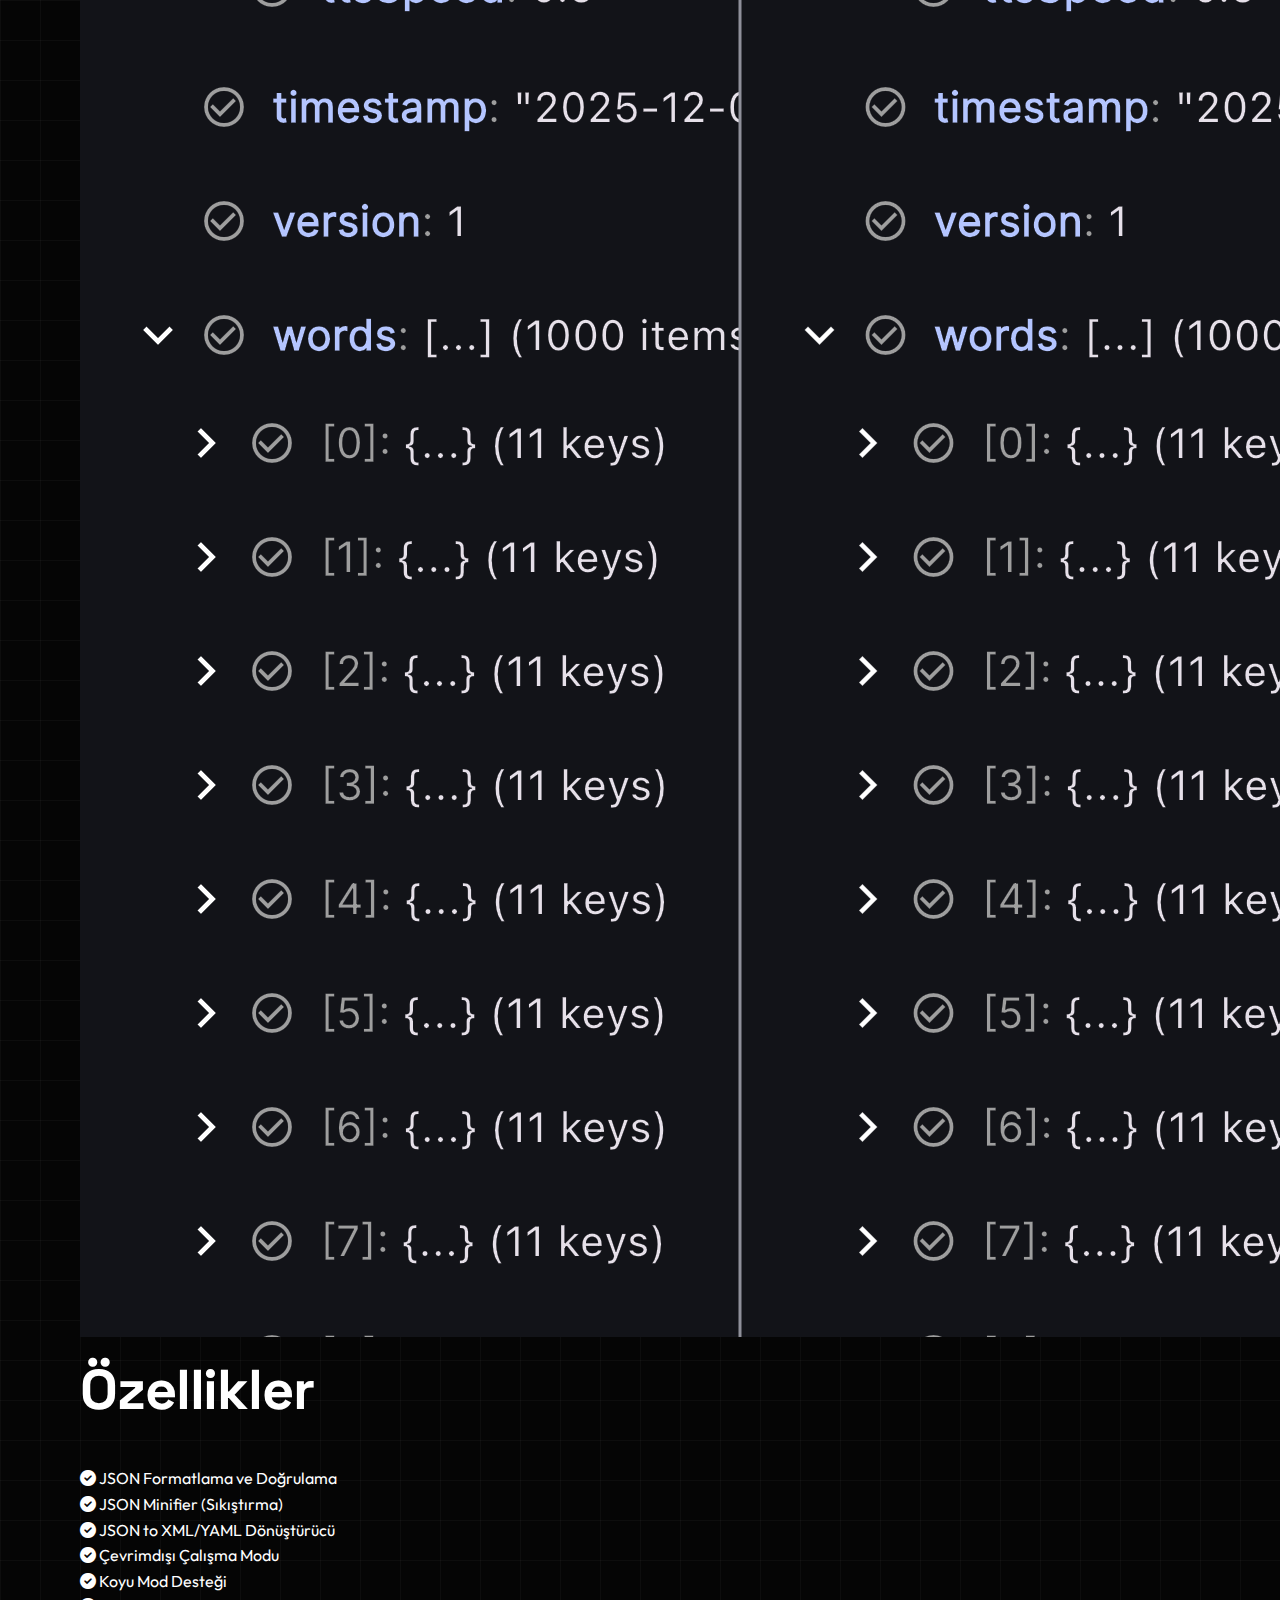
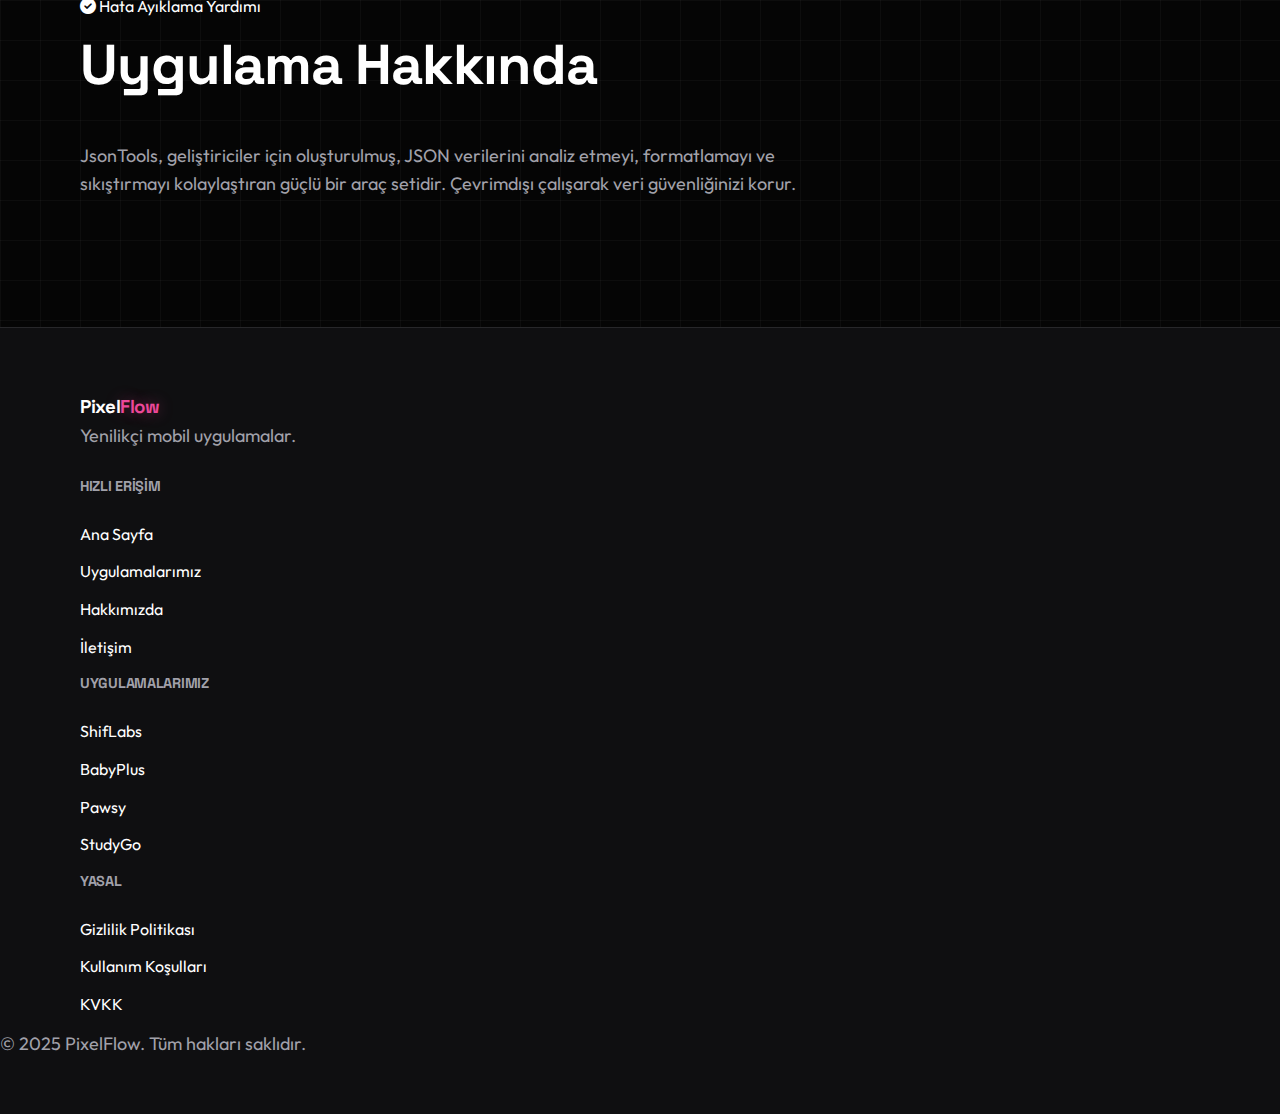
<file: jsontools.html>
<!DOCTYPE html>
<html lang="tr">

<head>
    <meta charset="UTF-8">
    <meta name="viewport" content="width=device-width, initial-scale=1.0">
    <title>PixelFlow | JsonTools</title>
    <link rel="preconnect" href="https://fonts.googleapis.com">
    <link rel="preconnect" href="https://fonts.gstatic.com" crossorigin>
    <link href="https://fonts.googleapis.com/css2?family=Inter:wght@400;500;600;700&display=swap" rel="stylesheet">
    <link rel="stylesheet" href="css/style.css">
    <link rel="stylesheet" href="https://cdnjs.cloudflare.com/ajax/libs/font-awesome/6.0.0-beta3/css/all.min.css">
</head>

<body>

    <div id="app-detail-container"></div>

    <script src="js/data.js"></script>
    <script src="js/app-detail.js"></script>
</body>

</html>
</file>
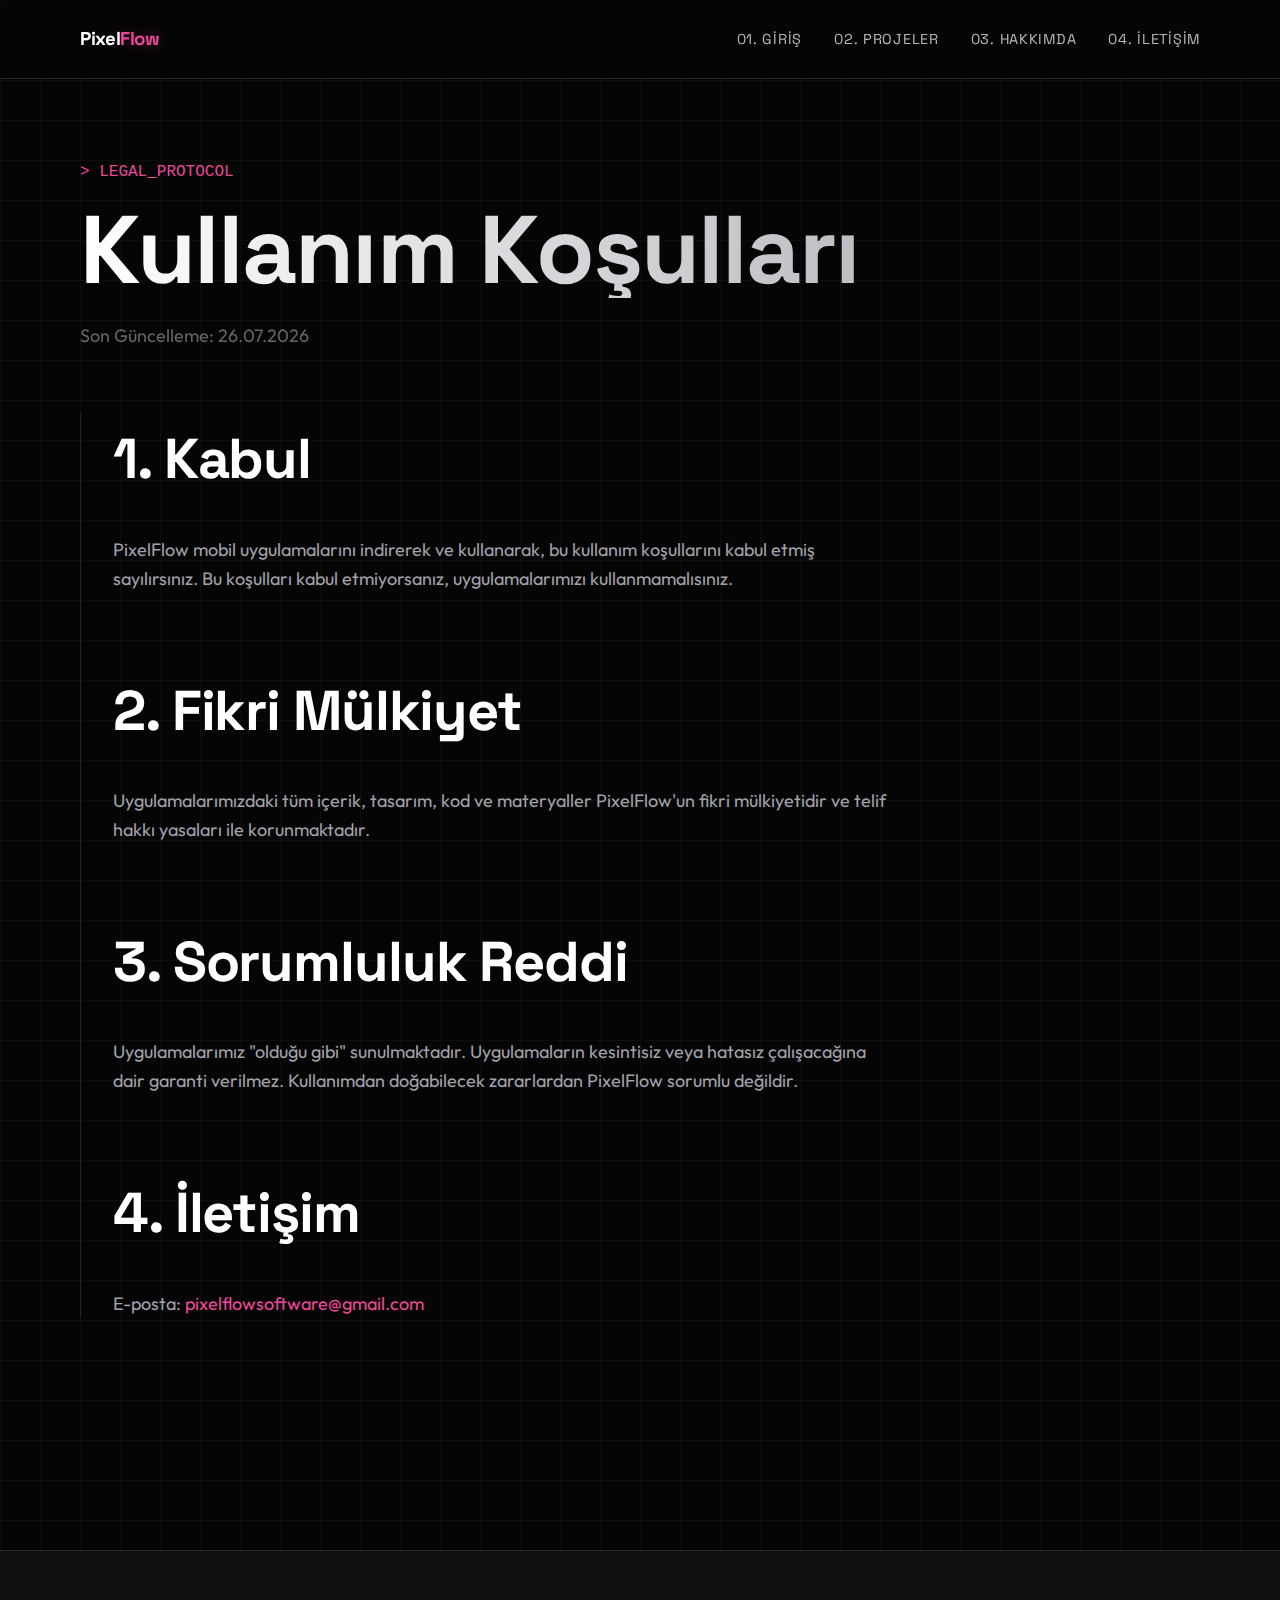
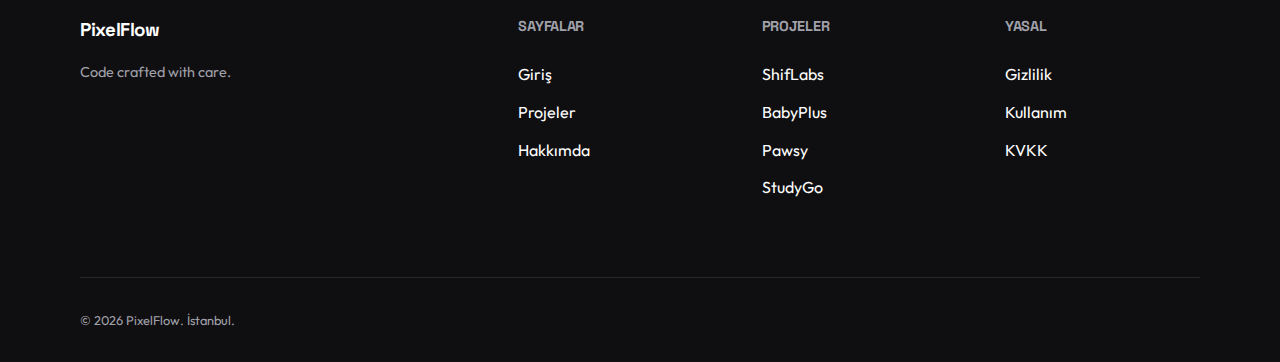
<file: kullanim-kosullari.html>
<!DOCTYPE html>
<html lang="tr">
<head>
    <meta charset="UTF-8">
    <meta name="viewport" content="width=device-width, initial-scale=1.0">
    <title>Kullanım Koşulları - PixelFlow</title>
    <link rel="preconnect" href="https://fonts.googleapis.com">
    <link rel="preconnect" href="https://fonts.gstatic.com" crossorigin>
    <link href="https://fonts.googleapis.com/css2?family=Inter:wght@400;500;600;700&display=swap" rel="stylesheet">
    <link rel="stylesheet" href="css/style.css">
    <link rel="stylesheet" href="https://cdnjs.cloudflare.com/ajax/libs/font-awesome/6.0.0-beta3/css/all.min.css">
</head>
<body>

    <div id="legal-page-container"></div>

    <script src="js/legal-pages.js"></script>
</body>
</html>
</file>
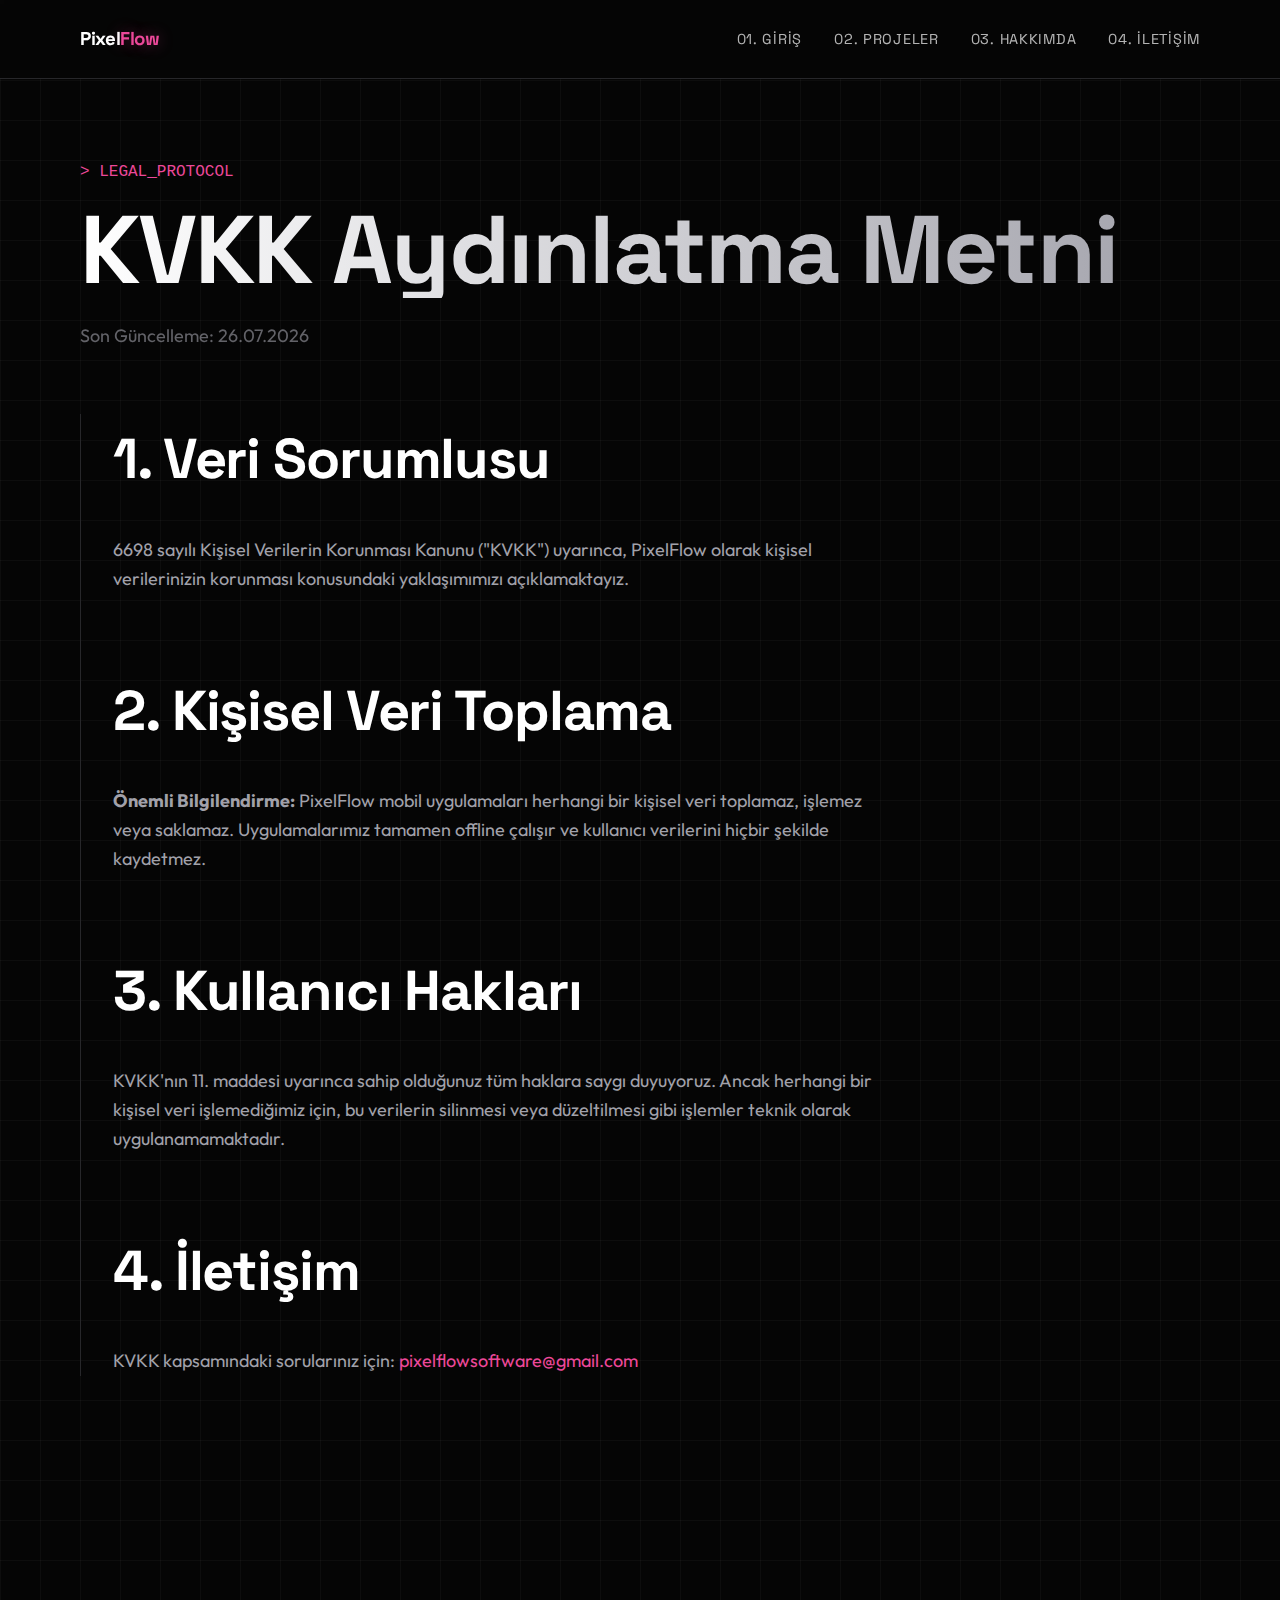
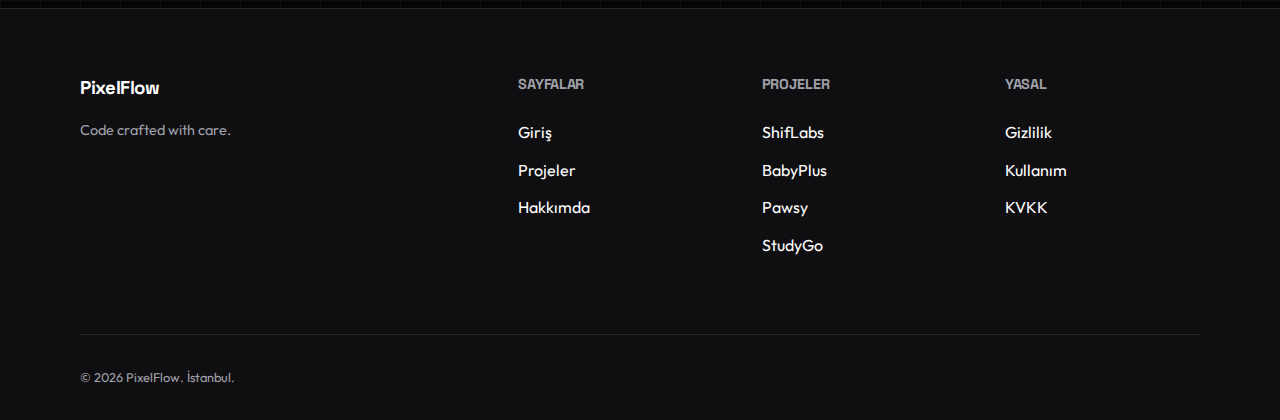
<file: kvkk.html>
<!DOCTYPE html>
<html lang="tr">
<head>
    <meta charset="UTF-8">
    <meta name="viewport" content="width=device-width, initial-scale=1.0">
    <title>KVKK Aydınlatma Metni - PixelFlow</title>
    <link rel="preconnect" href="https://fonts.googleapis.com">
    <link rel="preconnect" href="https://fonts.gstatic.com" crossorigin>
    <link href="https://fonts.googleapis.com/css2?family=Inter:wght@400;500;600;700&display=swap" rel="stylesheet">
    <link rel="stylesheet" href="css/style.css">
    <link rel="stylesheet" href="https://cdnjs.cloudflare.com/ajax/libs/font-awesome/6.0.0-beta3/css/all.min.css">
</head>
<body>

    <div id="legal-page-container"></div>

    <script src="js/legal-pages.js"></script>
</body>
</html>
</file>
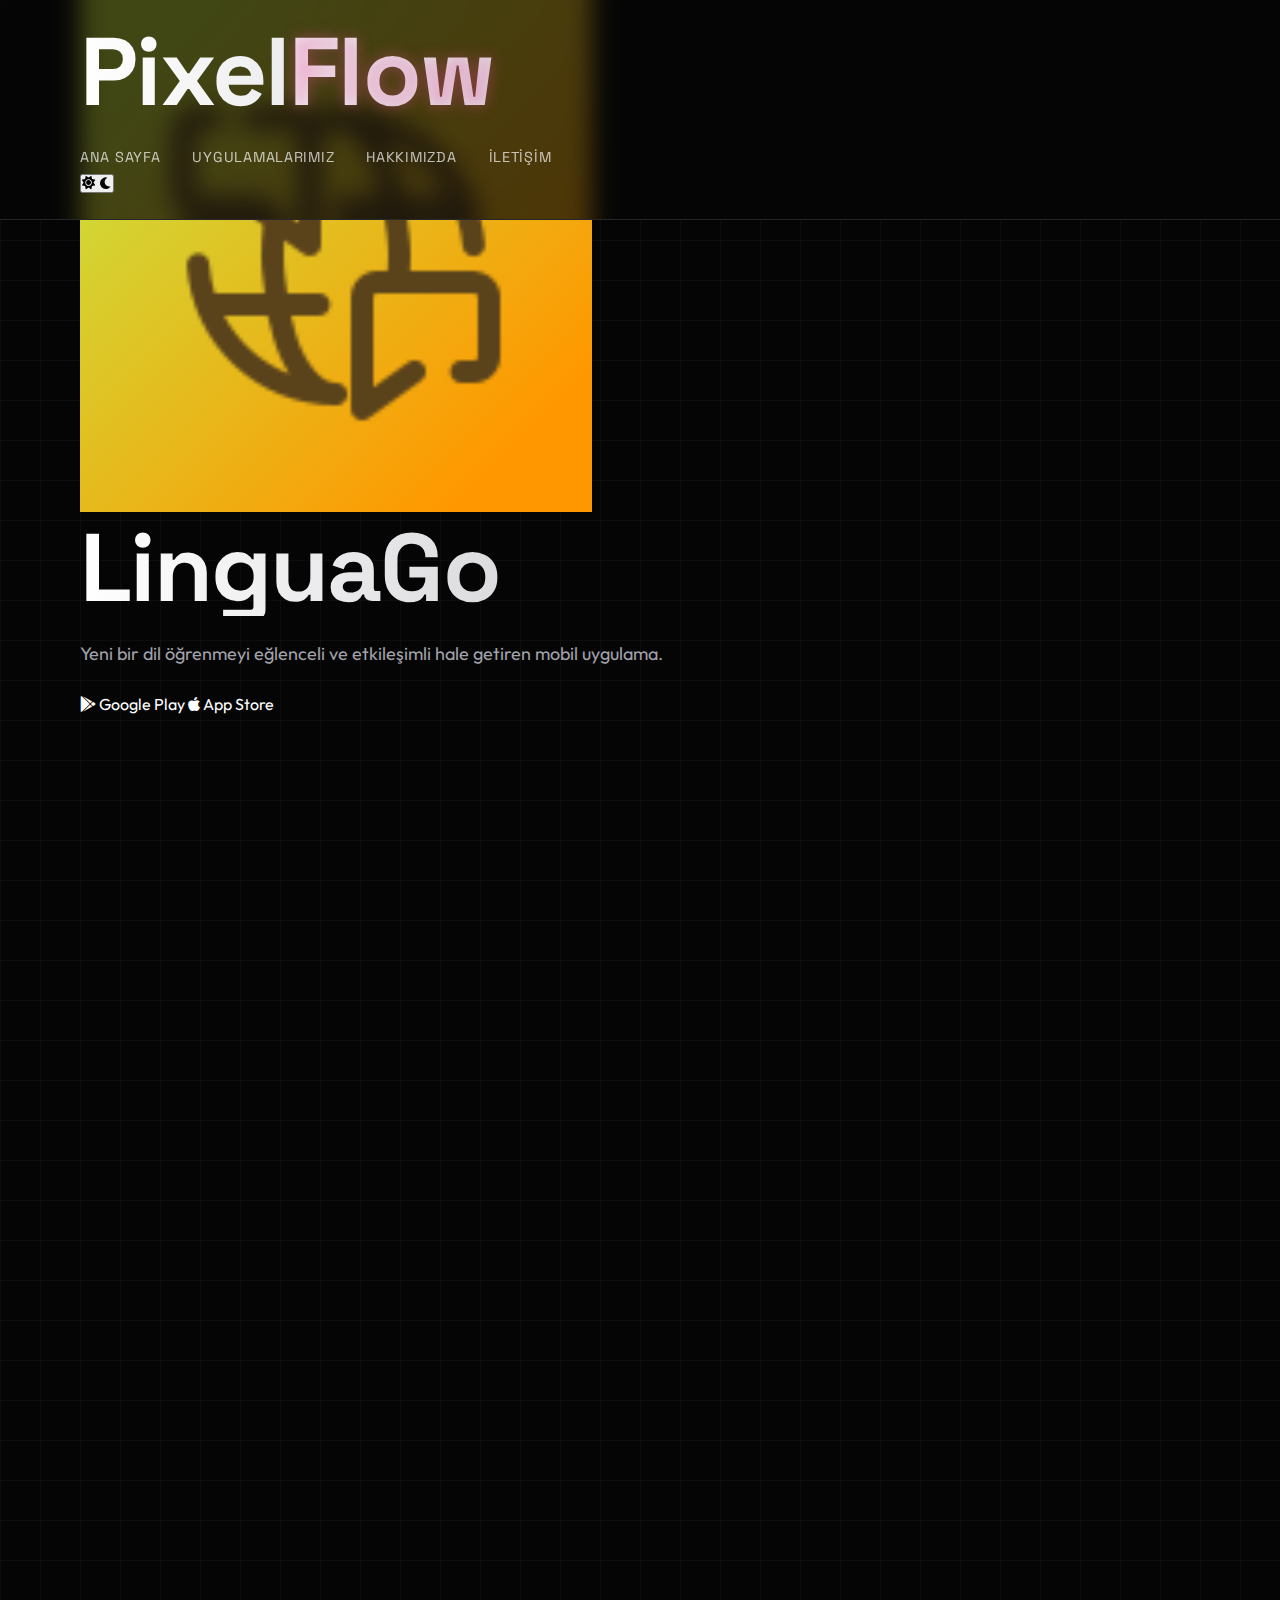
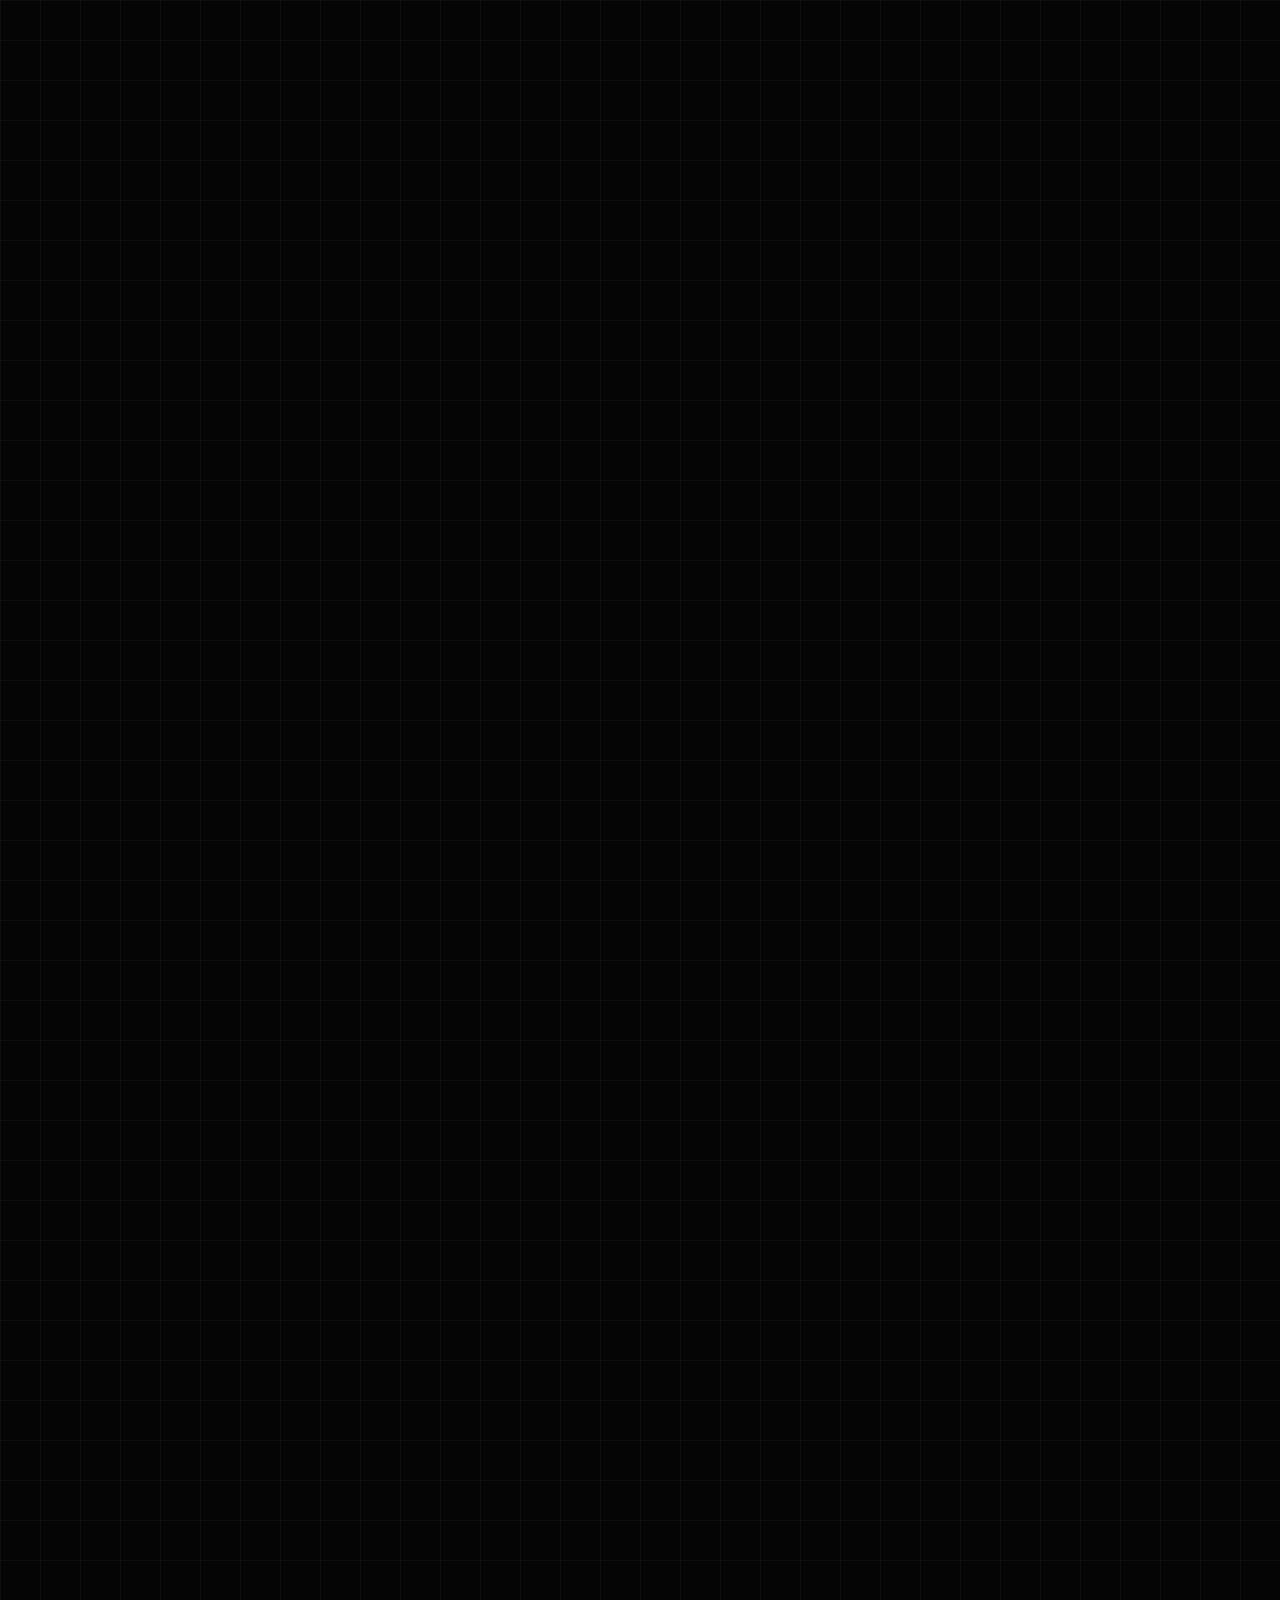
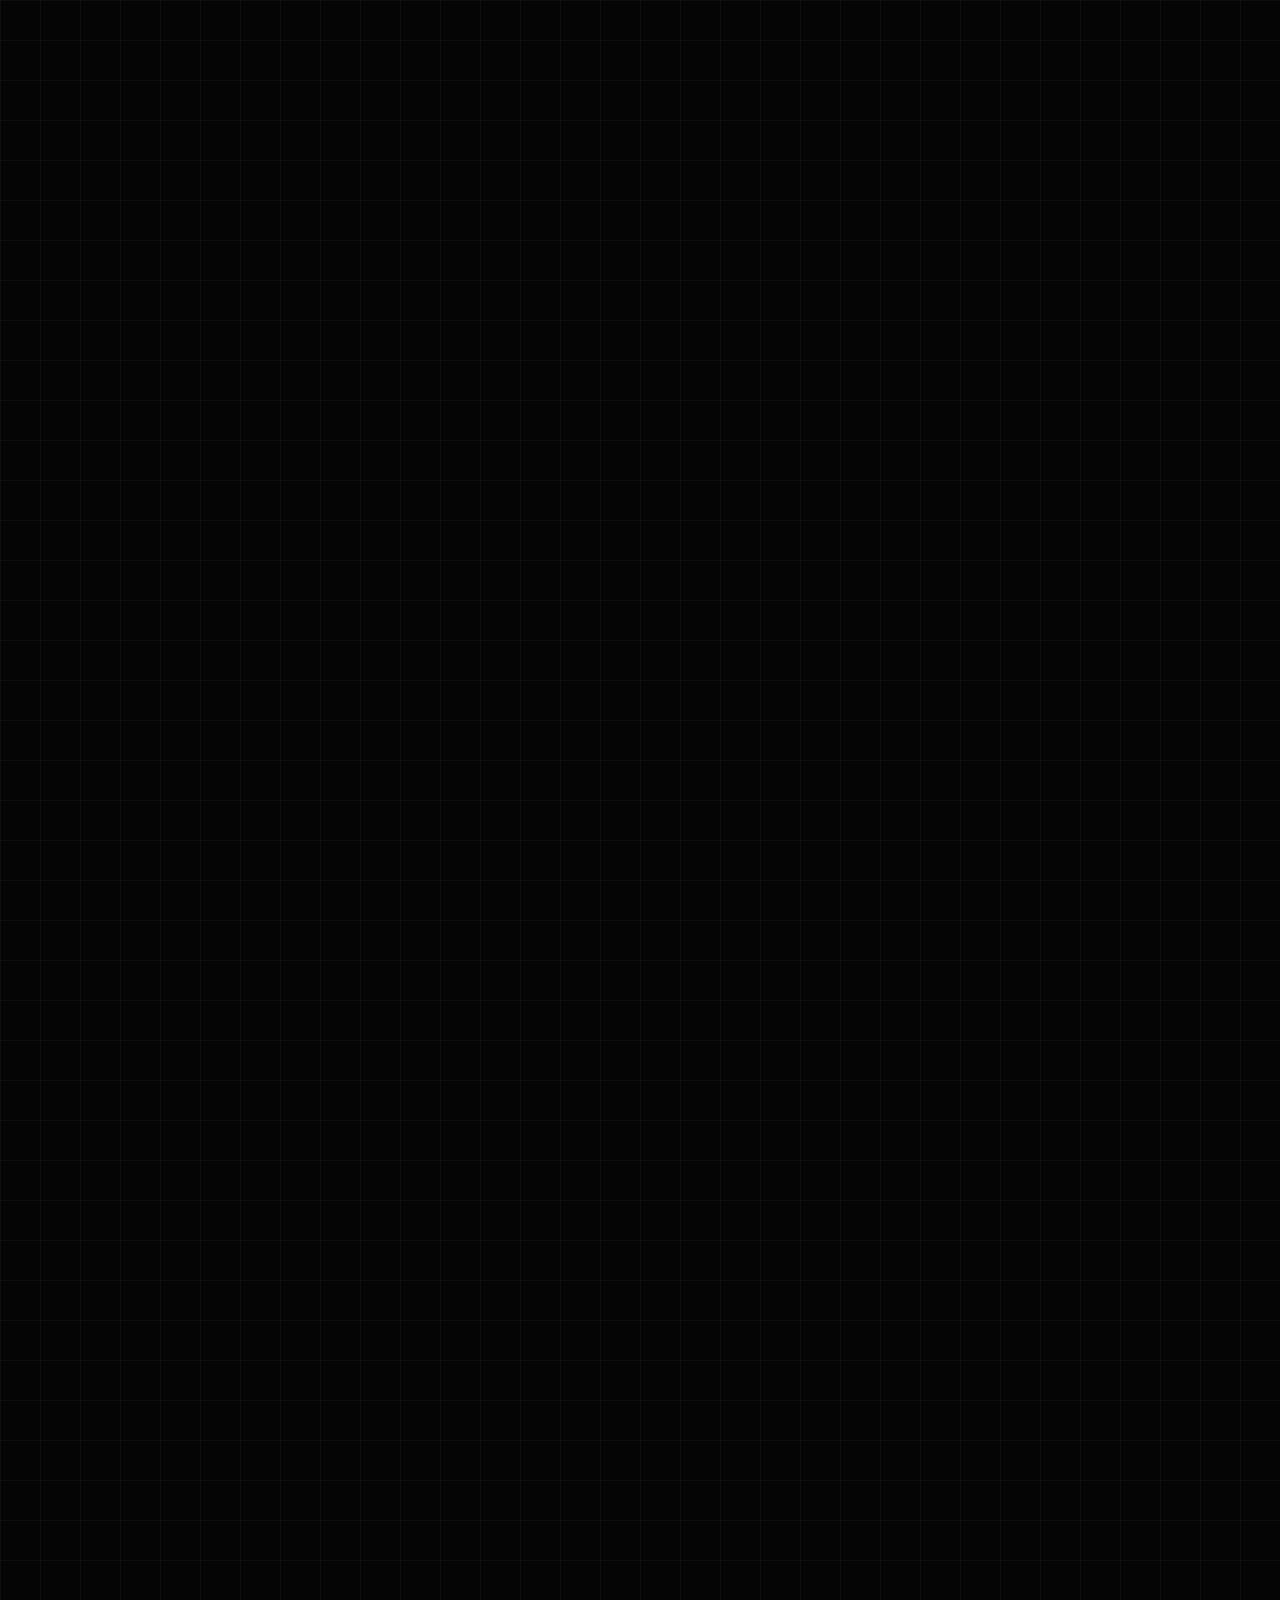
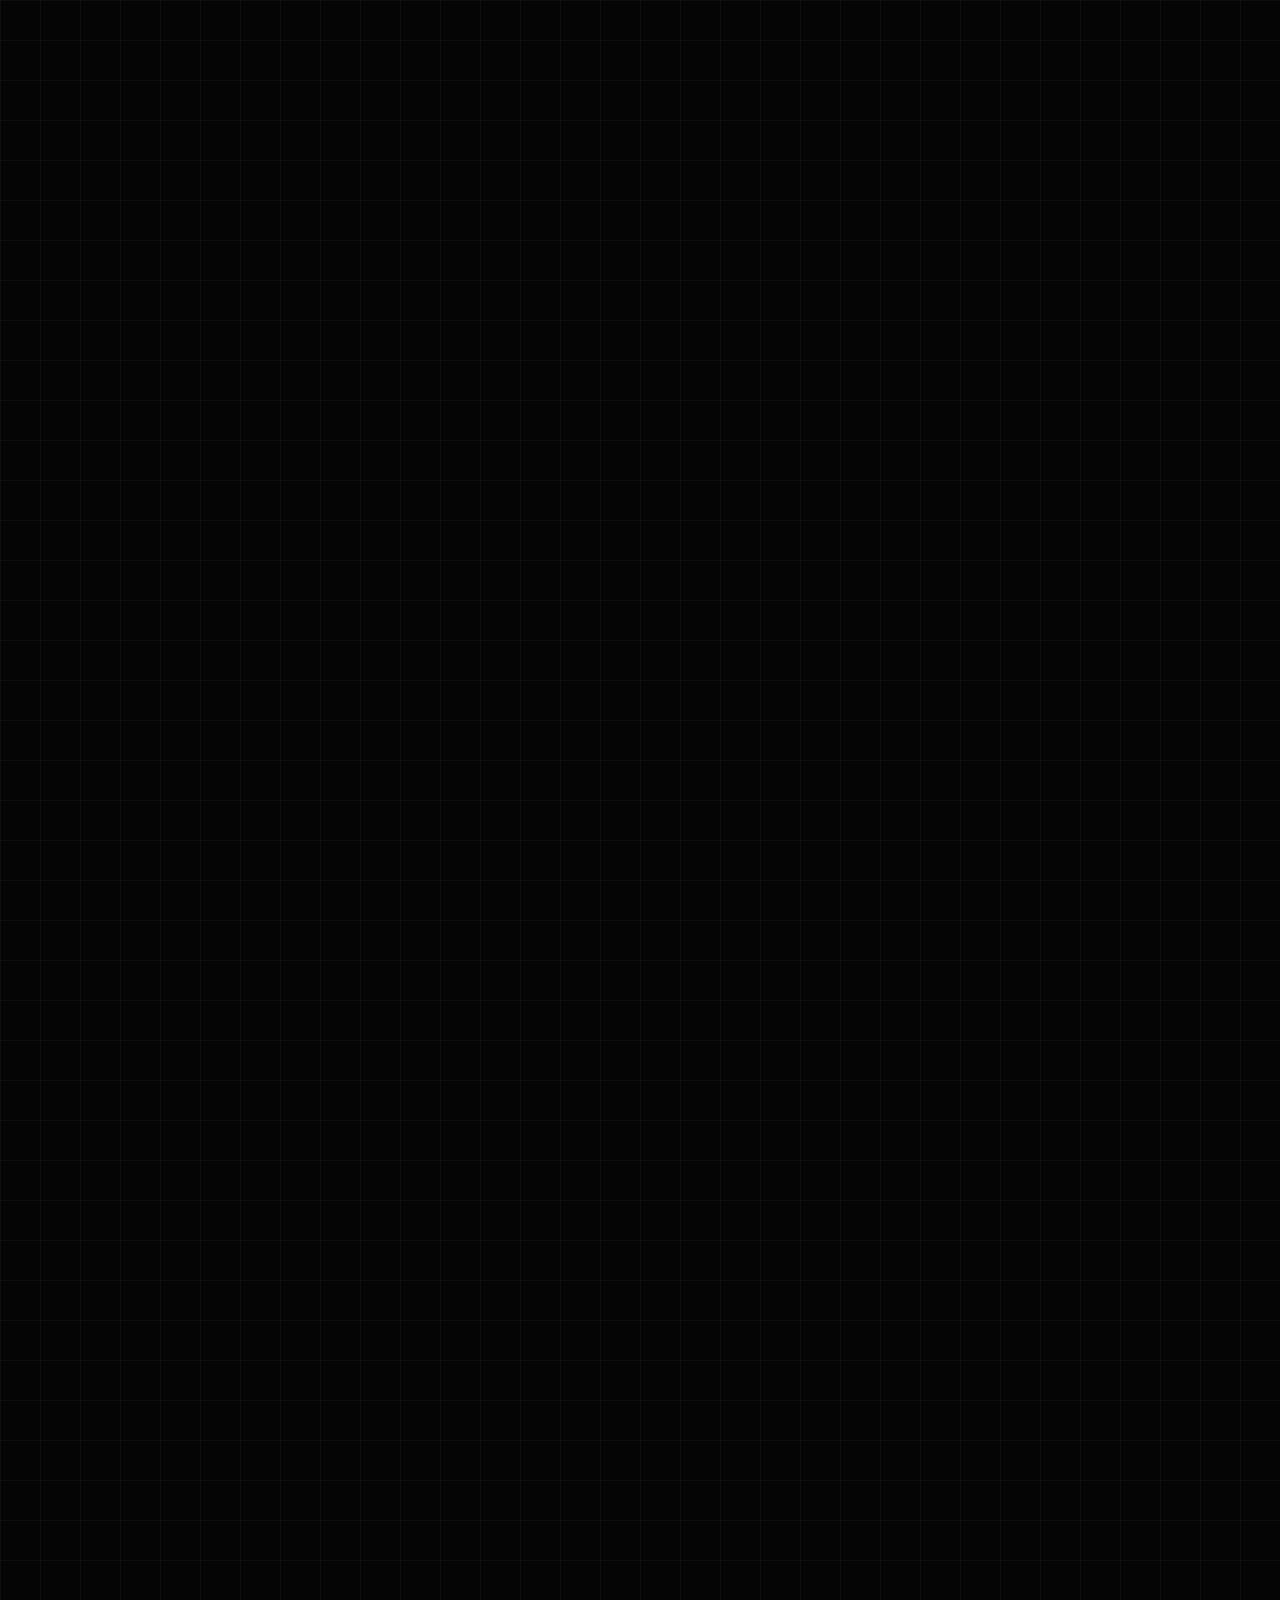
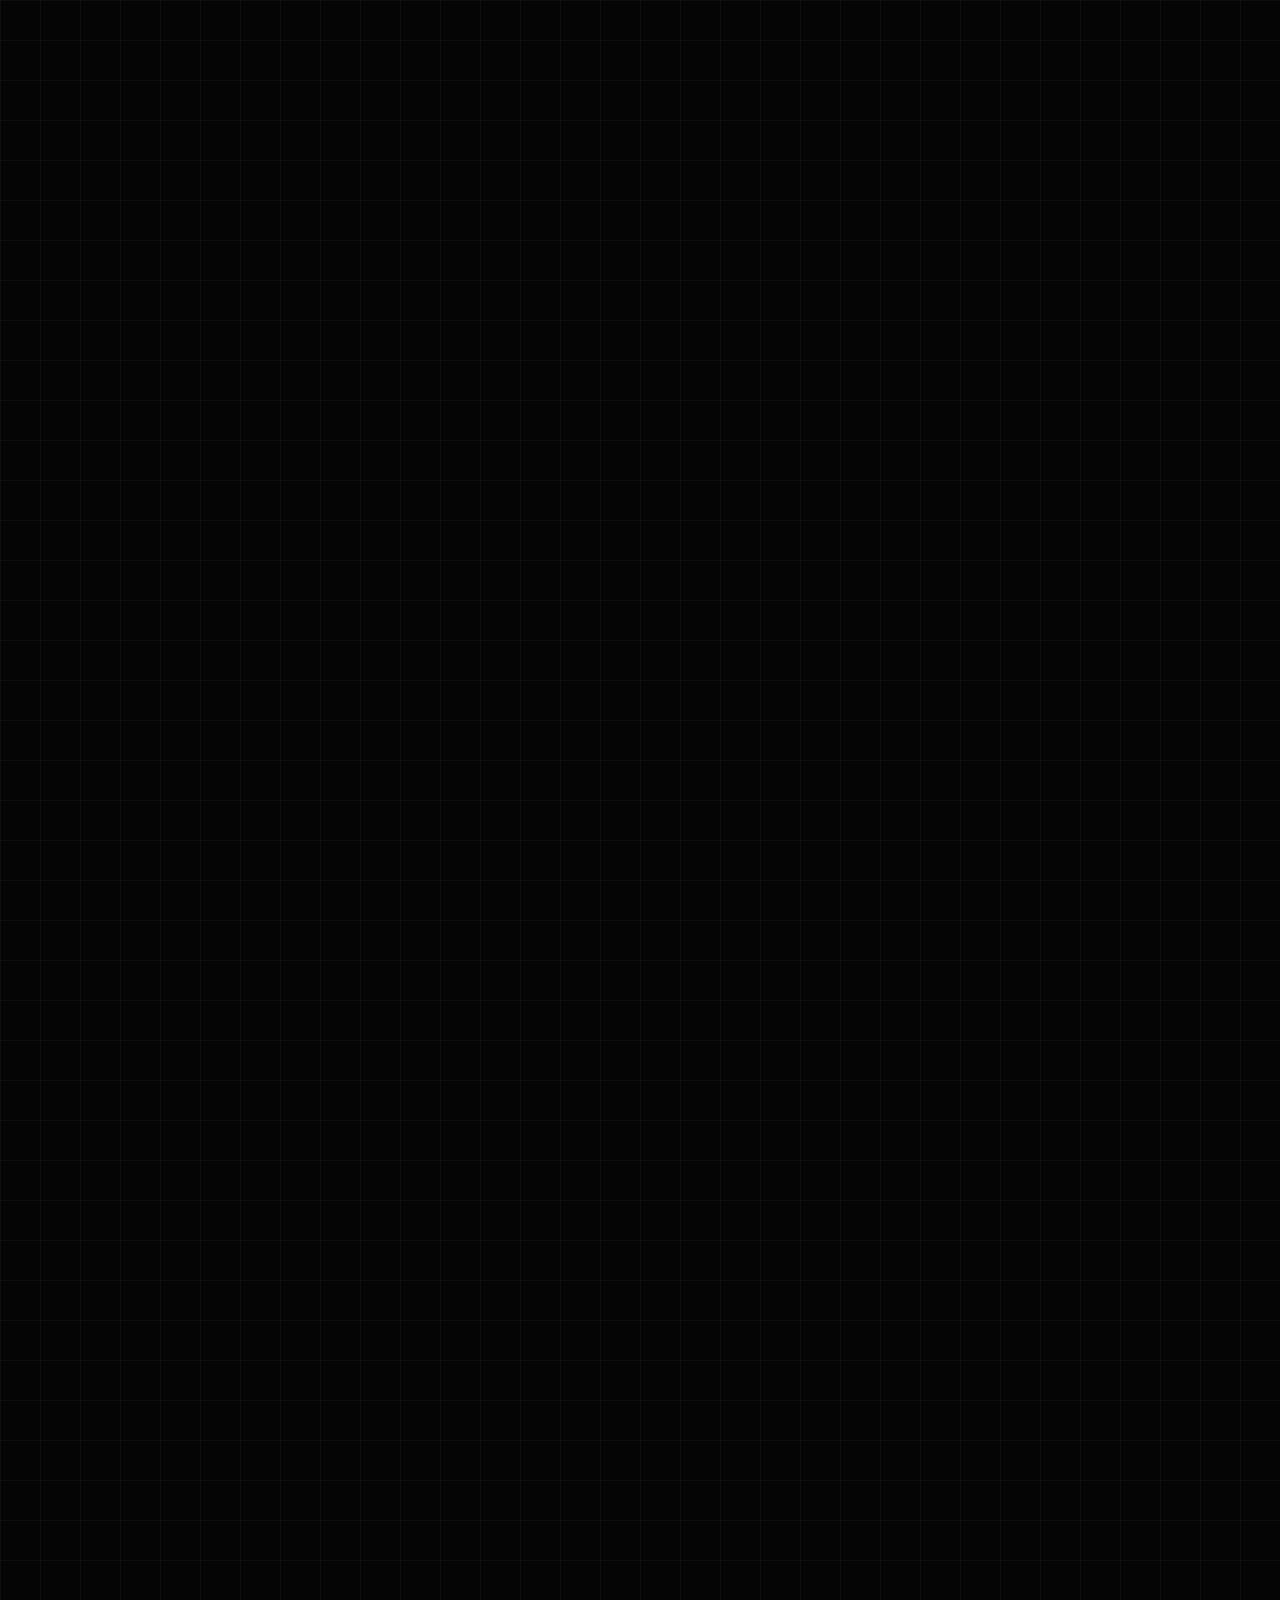
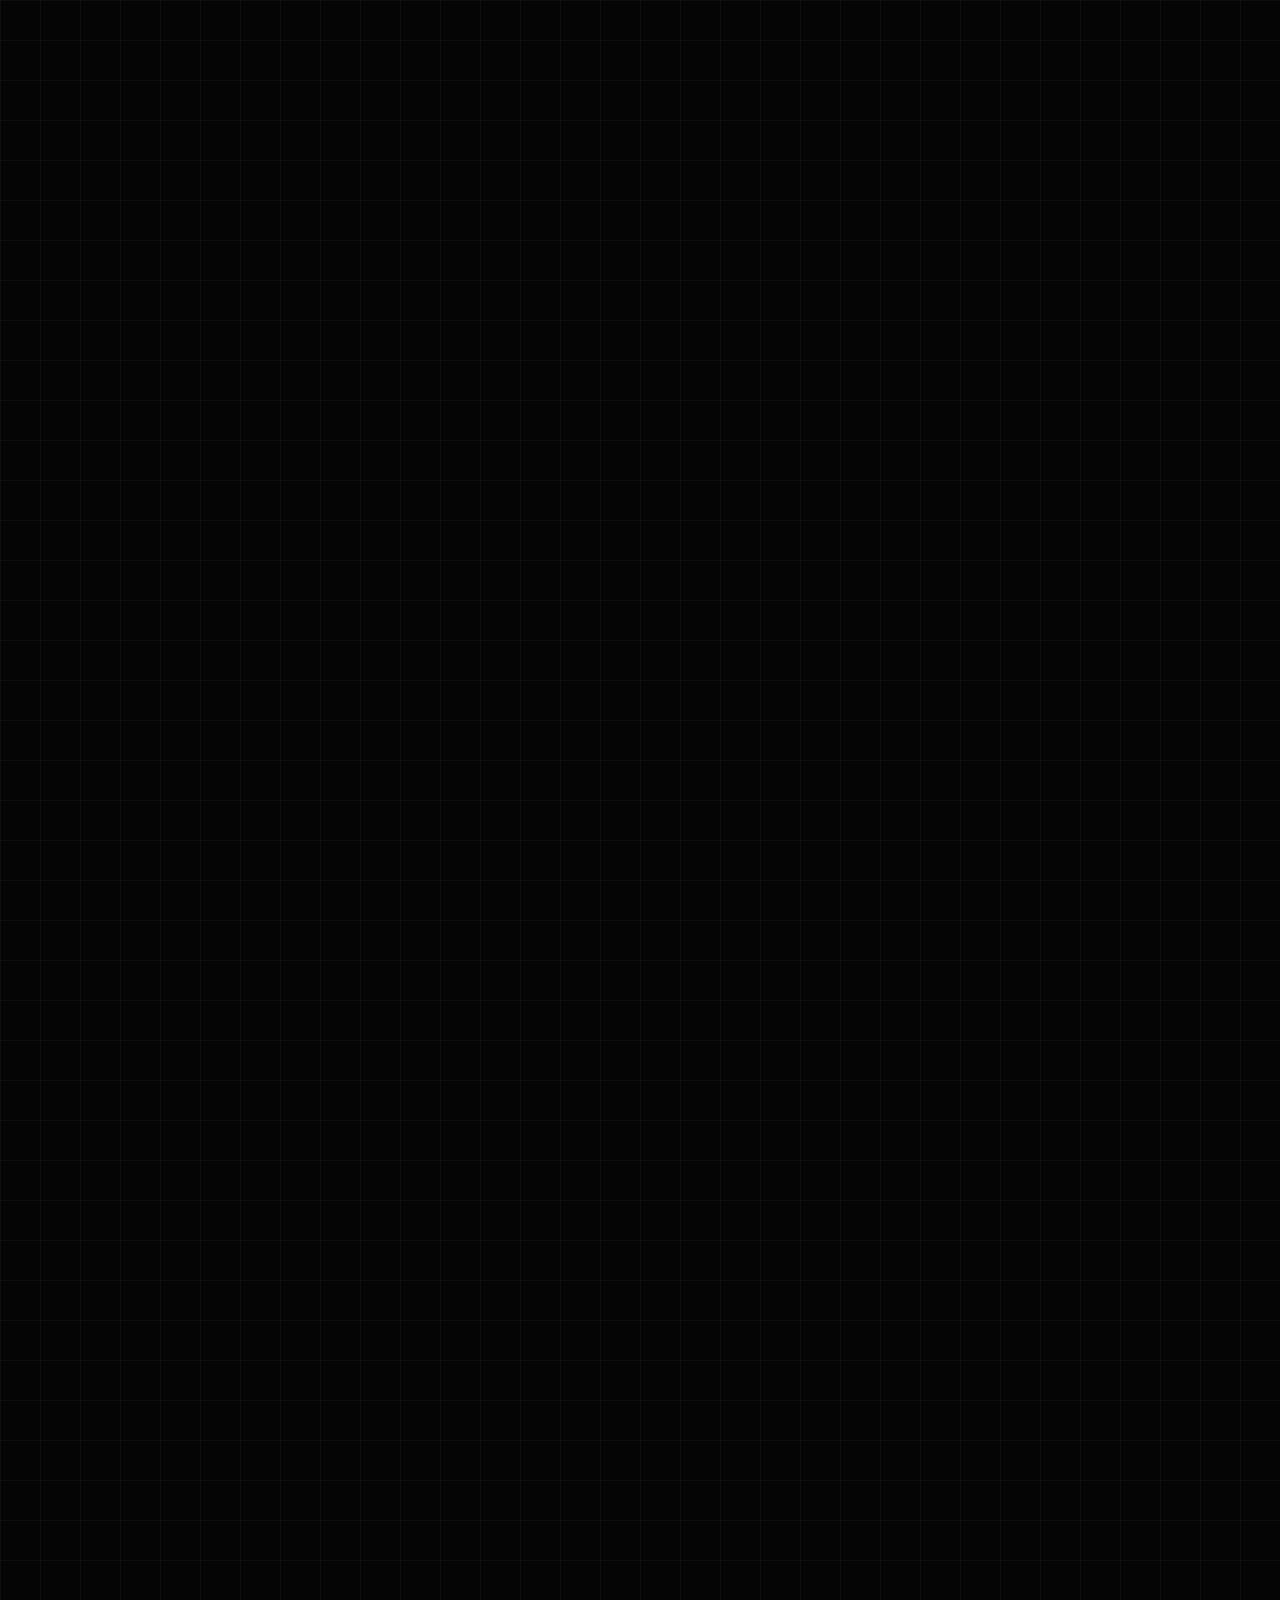
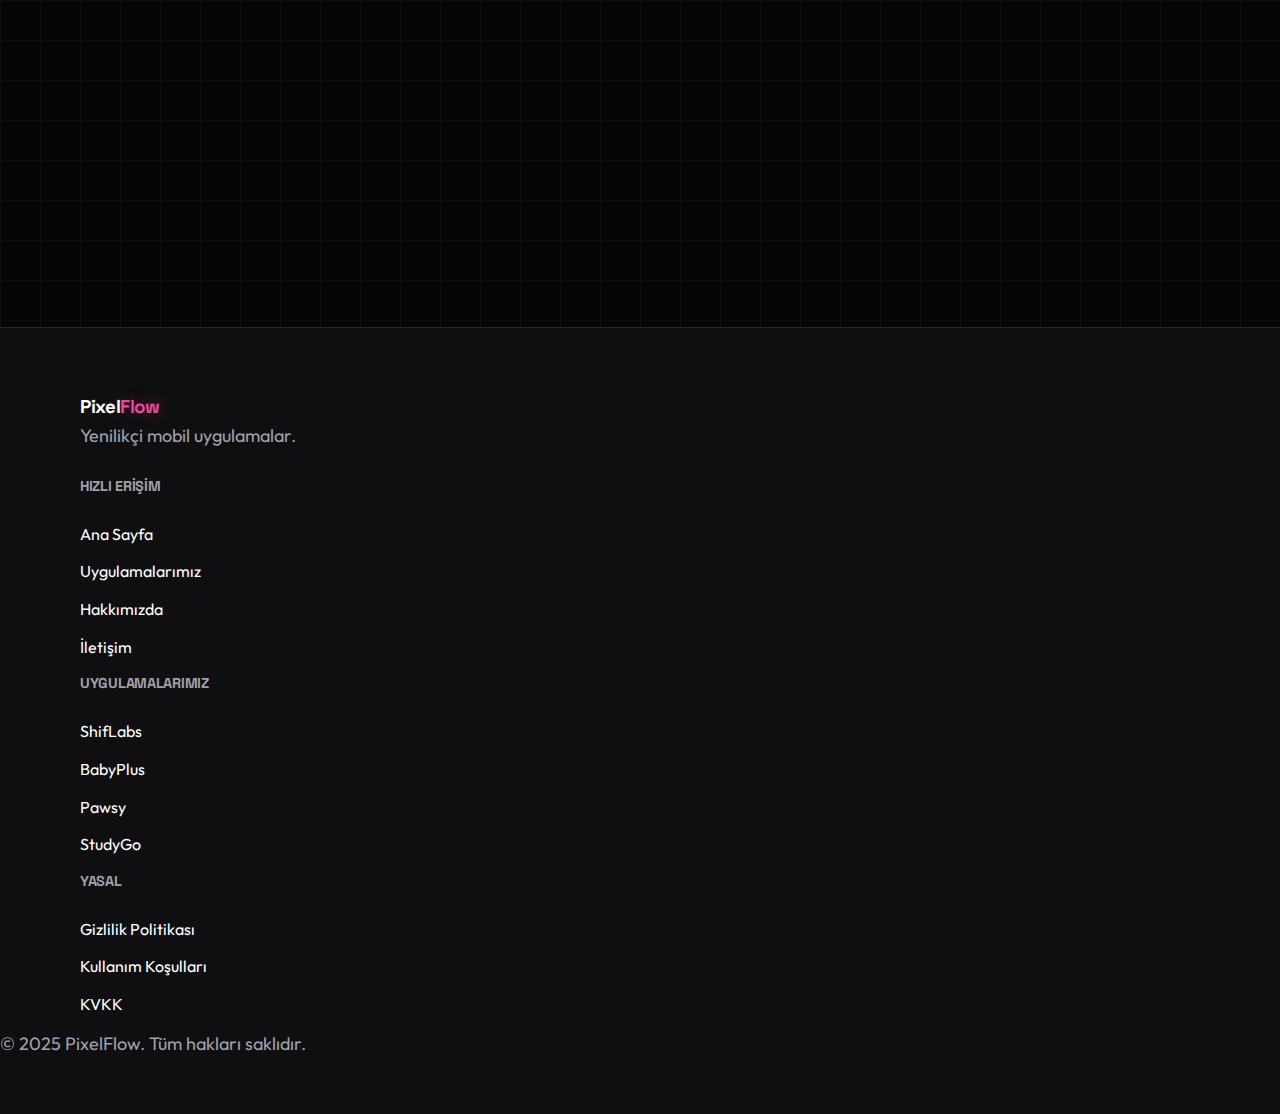
<file: linguago.html>
<!DOCTYPE html>
<html lang="tr">

<head>
    <meta charset="UTF-8">
    <meta name="viewport" content="width=device-width, initial-scale=1.0">
    <title>PixelFlow | LinguaGo</title>
    <link rel="preconnect" href="https://fonts.googleapis.com">
    <link rel="preconnect" href="https://fonts.gstatic.com" crossorigin>
    <link href="https://fonts.googleapis.com/css2?family=Inter:wght@400;500;600;700&display=swap" rel="stylesheet">
    <link rel="stylesheet" href="css/style.css">
    <link rel="stylesheet" href="https://cdnjs.cloudflare.com/ajax/libs/font-awesome/6.0.0-beta3/css/all.min.css">
</head>

<body>

    <div id="app-detail-container"></div>

    <script src="js/data.js"></script>
    <script src="js/app-detail.js"></script>
</body>

</html>
</file>
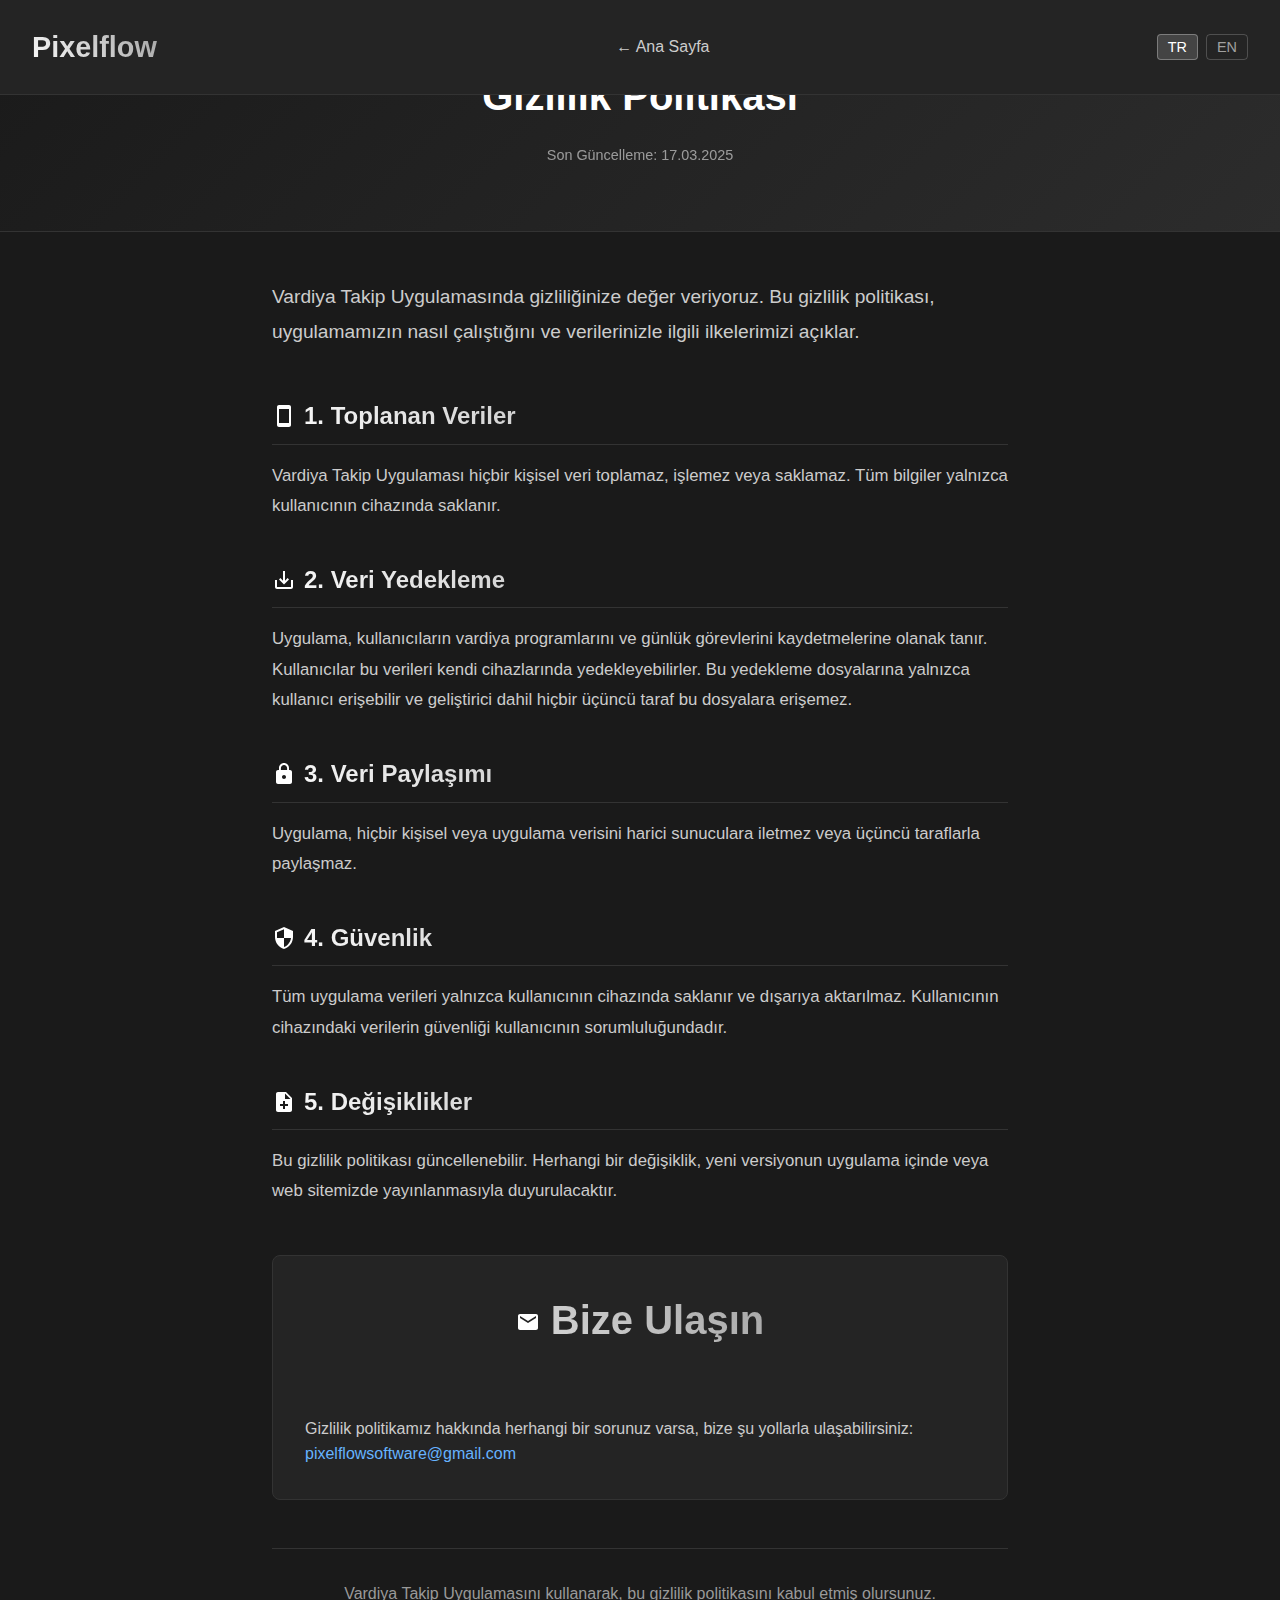
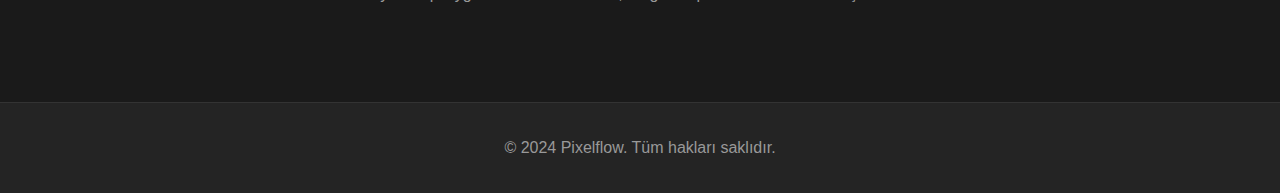
<file: privacy-policy.html>
<!DOCTYPE html>
<html lang="tr">
<head>
    <meta charset="UTF-8">
    <meta name="viewport" content="width=device-width, initial-scale=1.0">
    <title>Privacy Policy - Shift Tracking App</title>
    <link rel="stylesheet" href="styles/main.css">
    <style>
        body {
            background: #1a1a1a;
            color: #e1e1e1;
        }
        .navbar {
            background: #242424;
            border-bottom: 1px solid #333;
        }
        .privacy-header {
            background: linear-gradient(135deg, #1a1a1a 0%, #2c2c2c 100%);
            color: white;
            padding: 4rem 1rem;
            text-align: center;
            margin-bottom: 3rem;
            border-bottom: 1px solid #333;
        }
        .privacy-header h1 {
            font-size: 2.5rem;
            margin-bottom: 1rem;
            font-weight: 600;
            color: #fff;
        }
        .privacy-header .last-updated {
            opacity: 0.7;
            font-size: 0.9rem;
            color: #ccc;
        }
        .privacy-content {
            max-width: 800px;
            margin: 0 auto;
            padding: 0 2rem 3rem;
        }
        .privacy-section {
            margin-bottom: 2.5rem;
        }
        .privacy-section h2 {
            color: #fff;
            font-size: 1.5rem;
            margin-bottom: 1rem;
            display: flex;
            align-items: center;
            gap: 0.5rem;
            border-bottom: 1px solid #333;
            padding-bottom: 0.5rem;
        }
        .privacy-section p {
            color: #ccc;
            line-height: 1.8;
            font-size: 1.05rem;
            margin-bottom: 1rem;
        }
        .intro-text {
            font-size: 1.2rem;
            line-height: 1.8;
            color: #ccc;
            margin-bottom: 3rem;
        }
        .contact-info {
            background: #242424;
            padding: 2rem;
            border-radius: 8px;
            margin: 3rem 0;
            border: 1px solid #333;
        }
        .contact-info h2 {
            border-bottom: none !important;
            padding-bottom: 0 !important;
            color: #fff;
        }
        .contact-info p {
            color: #ccc;
        }
        .contact-info a {
            color: #66b3ff;
            text-decoration: none;
            font-weight: 500;
            transition: color 0.2s ease;
        }
        .contact-info a:hover {
            color: #99ccff;
            text-decoration: none;
        }
        .agreement {
            text-align: center;
            color: #999;
            margin-top: 3rem;
            padding-top: 2rem;
            border-top: 1px solid #333;
        }
        footer {
            background: #242424;
            padding: 2rem 0;
            text-align: center;
            color: #999;
            margin-top: 3rem;
            border-top: 1px solid #333;
        }
        .nav-links a {
            color: #ccc;
            text-decoration: none;
            display: flex;
            align-items: center;
            gap: 0.5rem;
            transition: color 0.2s ease;
        }
        .nav-links a:hover {
            color: #fff;
        }
        @media (max-width: 768px) {
            .privacy-header {
                padding: 3rem 1rem;
            }
            .privacy-header h1 {
                font-size: 2rem;
            }
            .privacy-content {
                padding: 0 1rem 2rem;
            }
        }
        .icon {
            width: 24px;
            height: 24px;
            fill: currentColor;
        }
    </style>
</head>
<body>
    <nav class="navbar">
        <div class="logo">Pixelflow</div>
        <div class="nav-links">
            <a href="index.html" data-i18n="back-to-home">← Ana Sayfa</a>
        </div>
    </nav>

    <header class="privacy-header">
        <h1 data-i18n="privacy-title">Gizlilik Politikası</h1>
        <p class="last-updated" data-i18n="privacy-last-updated">Son Güncelleme: 17.03.2025</p>
    </header>

    <div class="privacy-content">
        <p class="intro-text" data-i18n="privacy-intro">
            Vardiya Takip Uygulamasında gizliliğinize değer veriyoruz. Bu gizlilik politikası, uygulamamızın nasıl çalıştığını ve verilerinizle ilgili ilkelerimizi açıklar.
        </p>

        <div class="privacy-section">
            <h2>
                <svg class="icon" viewBox="0 0 24 24">
                    <path d="M17 1.01L7 1c-1.1 0-2 .9-2 2v18c0 1.1.9 2 2 2h10c1.1 0 2-.9 2-2V3c0-1.1-.9-1.99-2-1.99zM17 19H7V5h10v14z"/>
                </svg>
                <span data-i18n="privacy-section1-title">1. Toplanan Veriler</span>
            </h2>
            <p data-i18n="privacy-section1-content">Vardiya Takip Uygulaması hiçbir kişisel veri toplamaz, işlemez veya saklamaz. Tüm bilgiler yalnızca kullanıcının cihazında saklanır.</p>
        </div>

        <div class="privacy-section">
            <h2>
                <svg class="icon" viewBox="0 0 24 24">
                    <path d="M19 12v7H5v-7H3v7c0 1.1.9 2 2 2h14c1.1 0 2-.9 2-2v-7h-2zm-6 .67l2.59-2.58L17 11.5l-5 5-5-5 1.41-1.41L11 12.67V3h2z"/>
                </svg>
                <span data-i18n="privacy-section2-title">2. Veri Yedekleme</span>
            </h2>
            <p data-i18n="privacy-section2-content">Uygulama, kullanıcıların vardiya programlarını ve günlük görevlerini kaydetmelerine olanak tanır. Kullanıcılar bu verileri kendi cihazlarında yedekleyebilirler. Bu yedekleme dosyalarına yalnızca kullanıcı erişebilir ve geliştirici dahil hiçbir üçüncü taraf bu dosyalara erişemez.</p>
        </div>

        <div class="privacy-section">
            <h2>
                <svg class="icon" viewBox="0 0 24 24">
                    <path d="M18 8h-1V6c0-2.76-2.24-5-5-5S7 3.24 7 6v2H6c-1.1 0-2 .9-2 2v10c0 1.1.9 2 2 2h12c1.1 0 2-.9 2-2V10c0-1.1-.9-2-2-2zm-6 9c-1.1 0-2-.9-2-2s.9-2 2-2 2 .9 2 2-.9 2-2 2zm3.1-9H8.9V6c0-1.71 1.39-3.1 3.1-3.1 1.71 0 3.1 1.39 3.1 3.1v2z"/>
                </svg>
                <span data-i18n="privacy-section3-title">3. Veri Paylaşımı</span>
            </h2>
            <p data-i18n="privacy-section3-content">Uygulama, hiçbir kişisel veya uygulama verisini harici sunuculara iletmez veya üçüncü taraflarla paylaşmaz.</p>
        </div>

        <div class="privacy-section">
            <h2>
                <svg class="icon" viewBox="0 0 24 24">
                    <path d="M12 1L3 5v6c0 5.55 3.84 10.74 9 12 5.16-1.26 9-6.45 9-12V5l-9-4zm0 10.99h7c-.53 4.12-3.28 7.79-7 8.94V12H5V6.3l7-3.11v8.8z"/>
                </svg>
                <span data-i18n="privacy-section4-title">4. Güvenlik</span>
            </h2>
            <p data-i18n="privacy-section4-content">Tüm uygulama verileri yalnızca kullanıcının cihazında saklanır ve dışarıya aktarılmaz. Kullanıcının cihazındaki verilerin güvenliği kullanıcının sorumluluğundadır.</p>
        </div>

        <div class="privacy-section">
            <h2>
                <svg class="icon" viewBox="0 0 24 24">
                    <path d="M14 2H6c-1.1 0-1.99.9-1.99 2L4 20c0 1.1.89 2 1.99 2H18c1.1 0 2-.9 2-2V8l-6-6zm2 14h-3v3h-2v-3H8v-2h3v-3h2v3h3v2zm-3-7V3.5L18.5 9H13z"/>
                </svg>
                <span data-i18n="privacy-section5-title">5. Değişiklikler</span>
            </h2>
            <p data-i18n="privacy-section5-content">Bu gizlilik politikası güncellenebilir. Herhangi bir değişiklik, yeni versiyonun uygulama içinde veya web sitemizde yayınlanmasıyla duyurulacaktır.</p>
        </div>

        <div class="contact-info">
            <h2>
                <svg class="icon" viewBox="0 0 24 24">
                    <path d="M20 4H4c-1.1 0-1.99.9-1.99 2L2 18c0 1.1.9 2 2 2h16c1.1 0 2-.9 2-2V6c0-1.1-.9-2-2-2zm0 4l-8 5-8-5V6l8 5 8-5v2z"/>
                </svg>
                <span data-i18n="privacy-contact-title">Bize Ulaşın</span>
            </h2>
            <p data-i18n="privacy-contact-text">Gizlilik politikamız hakkında herhangi bir sorunuz varsa, bize şu yollarla ulaşabilirsiniz:</p>
            <p><a href="mailto:pixelflowsoftware@gmail.com">pixelflowsoftware@gmail.com</a></p>
        </div>

        <p class="agreement" data-i18n="privacy-agreement">Vardiya Takip Uygulamasını kullanarak, bu gizlilik politikasını kabul etmiş olursunuz.</p>
    </div>

    <footer>
        <p data-i18n="footer-copyright">© 2024 Pixelflow. Tüm hakları saklıdır.</p>
    </footer>

    <script src="js/language.js"></script>
    <script src="js/main.js"></script>
    <script>
        // Function to extend translations with privacy policy specific content
        function extendTranslations() {
            // Add privacy policy specific translations to the existing translations object
            translations.tr = {
                ...translations.tr,
                'back-to-home': '← Ana Sayfa',
                'privacy-title': 'Gizlilik Politikası',
                'privacy-last-updated': 'Son Güncelleme: 17.03.2025',
                'privacy-intro': 'Vardiya Takip Uygulamasında gizliliğinize değer veriyoruz. Bu gizlilik politikası, uygulamamızın nasıl çalıştığını ve verilerinizle ilgili ilkelerimizi açıklar.',
                'privacy-section1-title': '1. Toplanan Veriler',
                'privacy-section1-content': 'Vardiya Takip Uygulaması hiçbir kişisel veri toplamaz, işlemez veya saklamaz. Tüm bilgiler yalnızca kullanıcının cihazında saklanır.',
                'privacy-section2-title': '2. Veri Yedekleme',
                'privacy-section2-content': 'Uygulama, kullanıcıların vardiya programlarını ve günlük görevlerini kaydetmelerine olanak tanır. Kullanıcılar bu verileri kendi cihazlarında yedekleyebilirler. Bu yedekleme dosyalarına yalnızca kullanıcı erişebilir ve geliştirici dahil hiçbir üçüncü taraf bu dosyalara erişemez.',
                'privacy-section3-title': '3. Veri Paylaşımı',
                'privacy-section3-content': 'Uygulama, hiçbir kişisel veya uygulama verisini harici sunuculara iletmez veya üçüncü taraflarla paylaşmaz.',
                'privacy-section4-title': '4. Güvenlik',
                'privacy-section4-content': 'Tüm uygulama verileri yalnızca kullanıcının cihazında saklanır ve dışarıya aktarılmaz. Kullanıcının cihazındaki verilerin güvenliği kullanıcının sorumluluğundadır.',
                'privacy-section5-title': '5. Değişiklikler',
                'privacy-section5-content': 'Bu gizlilik politikası güncellenebilir. Herhangi bir değişiklik, yeni versiyonun uygulama içinde veya web sitemizde yayınlanmasıyla duyurulacaktır.',
                'privacy-contact-title': 'Bize Ulaşın',
                'privacy-contact-text': 'Gizlilik politikamız hakkında herhangi bir sorunuz varsa, bize şu yollarla ulaşabilirsiniz:',
                'privacy-agreement': 'Vardiya Takip Uygulamasını kullanarak, bu gizlilik politikasını kabul etmiş olursunuz.'
            };
            
            translations.en = {
                ...translations.en,
                'back-to-home': '← Home',
                'privacy-title': 'Privacy Policy',
                'privacy-last-updated': 'Last Updated: 17.03.2025',
                'privacy-intro': 'We value your privacy at Shift Tracking App. This privacy policy explains how our app operates and our principles regarding your data.',
                'privacy-section1-title': '1. Collected Data',
                'privacy-section1-content': 'The Shift Tracking App does not collect, process, or store any personal data. All information is stored solely on the user\'s device.',
                'privacy-section2-title': '2. Data Backup',
                'privacy-section2-content': 'The app allows users to record their shift schedules and daily tasks. Users can back up this data on their own device. These backup files are accessible only to the user and cannot be accessed by any third party, including the developer.',
                'privacy-section3-title': '3. Data Sharing',
                'privacy-section3-content': 'The app does not transmit any personal or application data to external servers or share it with third parties.',
                'privacy-section4-title': '4. Security',
                'privacy-section4-content': 'All application data is stored exclusively on the user\'s device and is not transmitted externally. The security of the data on the user\'s device is the responsibility of the user.',
                'privacy-section5-title': '5. Changes',
                'privacy-section5-content': 'This privacy policy may be updated. Any changes will be announced by publishing the new version within the app or on our website.',
                'privacy-contact-title': 'Contact Us',
                'privacy-contact-text': 'If you have any questions about our privacy policy, you can reach us via:',
                'privacy-agreement': 'By using the Shift Tracking App, you agree to this privacy policy.'
            };
            
            // Update content with the extended translations
            updateContent();
        }
        
        // Call extendTranslations once DOM is loaded
        if (document.readyState === 'loading') {
            document.addEventListener('DOMContentLoaded', extendTranslations);
        } else {
            extendTranslations();
        }
    </script>
</body>
</html>
</file>
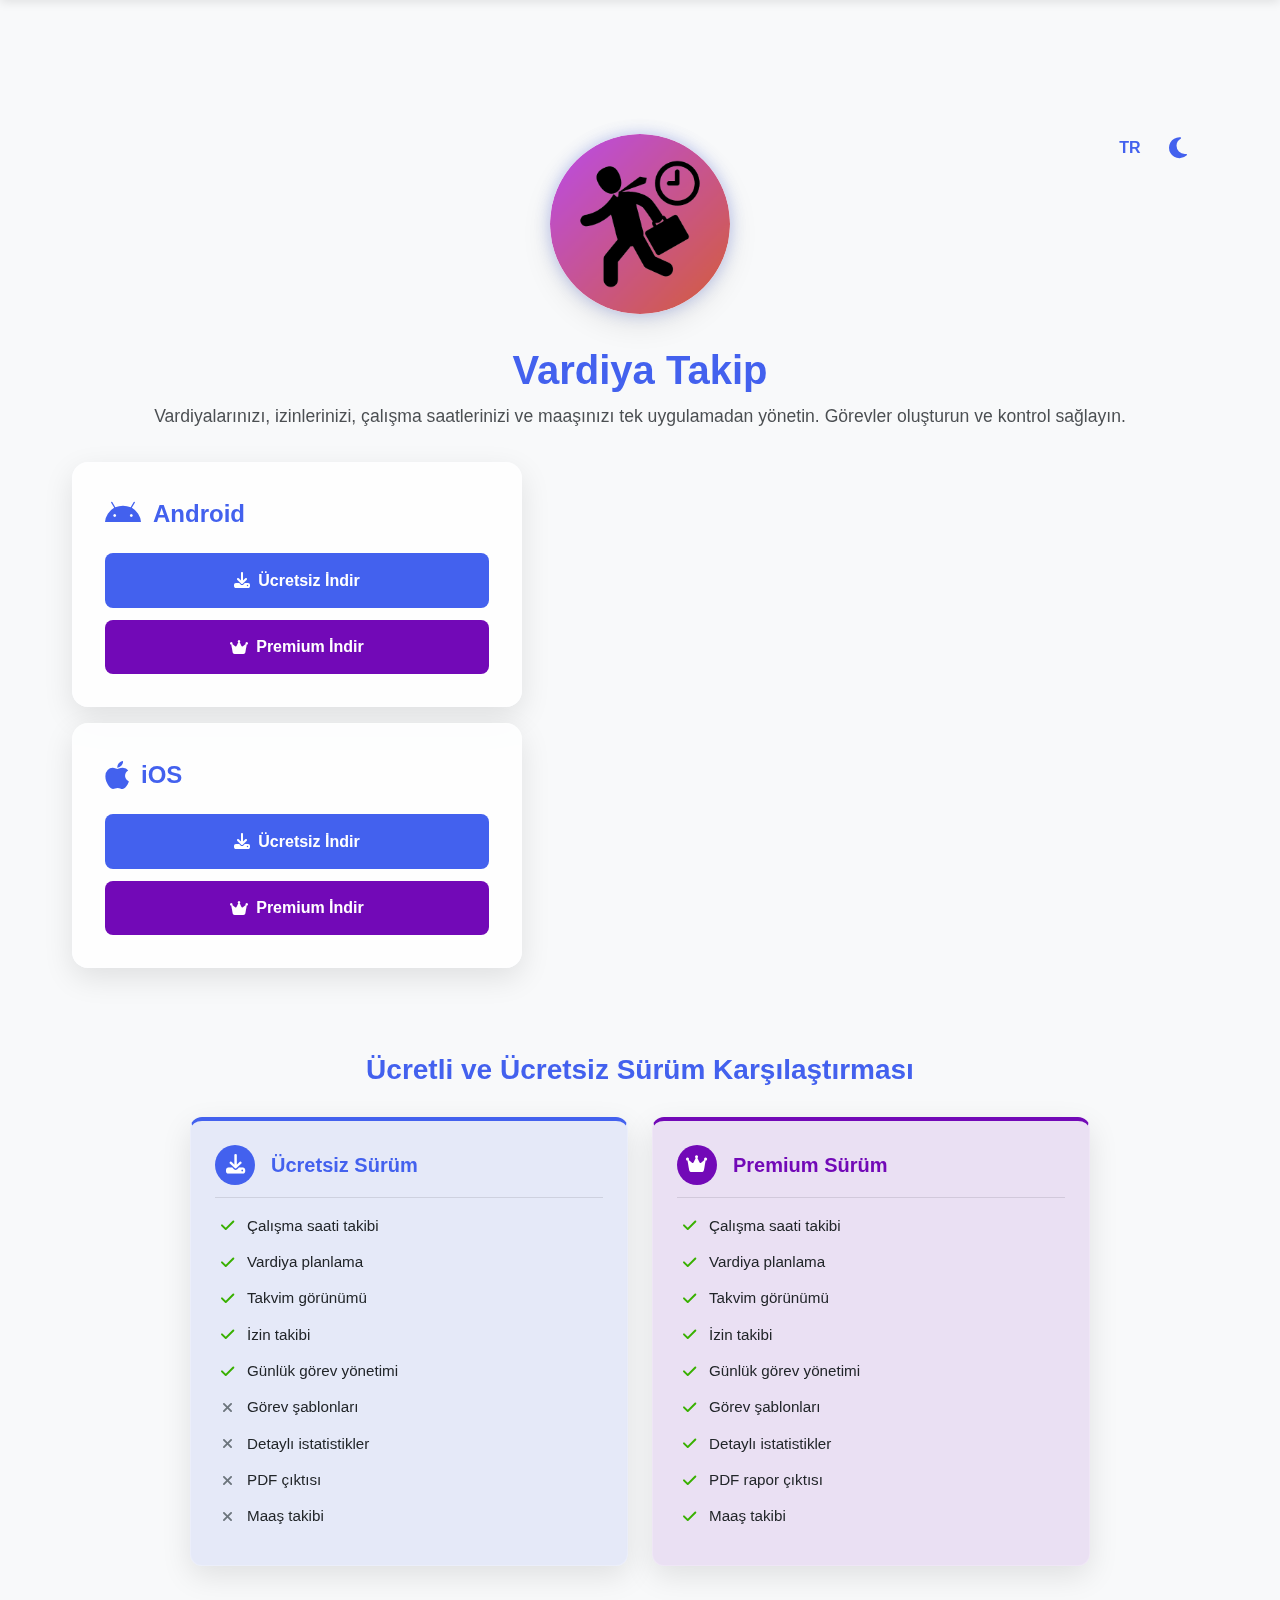
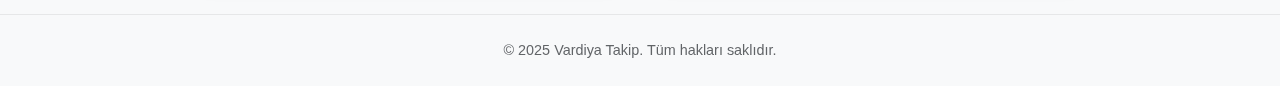
<file: publish.html>
<!DOCTYPE html>
<html lang="tr">
<head>
    <meta charset="UTF-8">
    <meta name="viewport" content="width=device-width, initial-scale=1.0, maximum-scale=1.0, user-scalable=no">
    <title>Vardiya Takip Uygulaması</title>
    <link rel="stylesheet" href="https://cdnjs.cloudflare.com/ajax/libs/font-awesome/6.4.0/css/all.min.css">
    <style>
        :root {
            --primary: #4361ee;
            --secondary: #7209b7;
            --text-light: #f8f9fa;
            --text-dark: #212529;
            --bg-light: #f8f9fa;
            --bg-dark: #121212;
            --success: #38b000;
            --border-light: rgba(255, 255, 255, 0.2);
            --border-dark: rgba(255, 255, 255, 0.05);
            --card-light: rgba(255, 255, 255, 0.8);
            --card-dark: rgba(30, 30, 30, 0.8);
            --shadow-light: 0 10px 30px rgba(0, 0, 0, 0.1);
            --shadow-dark: 0 10px 30px rgba(0, 0, 0, 0.3);
            --glow-light: 0 0 15px rgba(67, 97, 238, 0.3);
            --glow-dark: 0 0 15px rgba(67, 97, 238, 0.2);
            --header-height: 70px;
            --appbar-bg-light: rgba(248, 249, 250, 0.9);
            --appbar-bg-dark: rgba(18, 18, 18, 0.9);
            --gradient-start: #c04de2;
            --gradient-end: #e45858;
            --coming-soon: #9e9e9e;
            --free: #4361ee;
            --premium: #7209b7;
            --disabled: #6c757d;
        }
        
        * {
            margin: 0;
            padding: 0;
            box-sizing: border-box;
            font-family: 'Segoe UI', -apple-system, BlinkMacSystemFont, sans-serif;
            -webkit-tap-highlight-color: transparent;
        }
        
        body {
            background-color: var(--bg-light);
            color: var(--text-dark);
            line-height: 1.6;
            transition: all 0.3s ease;
            min-height: 100vh;
            width: 100%;
            overflow-x: hidden;
            padding: env(safe-area-inset-top) env(safe-area-inset-right) env(safe-area-inset-bottom) env(safe-area-inset-left);
            padding-top: calc(var(--header-height) + 1rem);
        }
        
        body.dark-mode {
            background-color: var(--bg-dark);
            color: var(--text-light);
        }
        
        .container {
            width: 100%;
            max-width: 1200px;
            margin: 0 auto;
            padding: clamp(1rem, 5vw, 2rem);
            position: relative;
        }
        
        /* Header Styles */
        header {
            text-align: center;
            position: relative;
            margin-bottom: 2rem;
            padding-top: 1rem;
            transition: all 0.3s ease;
        }
        
        .app-bar {
            position: fixed;
            top: 0;
            left: 0;
            right: 0;
            height: var(--header-height);
            background-color: var(--appbar-bg-light);
            backdrop-filter: blur(10px);
            -webkit-backdrop-filter: blur(10px);
            box-shadow: 0 2px 10px rgba(0, 0, 0, 0.1);
            display: flex;
            align-items: center;
            justify-content: center;
            z-index: 1000;
            transform: translateY(-100%);
            transition: transform 0.3s ease;
        }
        
        body.dark-mode .app-bar {
            background-color: var(--appbar-bg-dark);
            box-shadow: 0 2px 10px rgba(0, 0, 0, 0.3);
        }
        
        .app-bar.visible {
            transform: translateY(0);
        }
        
        .app-bar-content {
            display: flex;
            align-items: center;
            width: 100%;
            max-width: 1200px;
            padding: 0 1rem;
        }
        
        .app-bar-logo {
            display: flex;
            align-items: center;
        }
        
        .app-bar-logo-icon {
            width: 40px;
            height: 40px;
            background: transparent;
            border-radius: 8px;
            display: flex;
            align-items: center;
            justify-content: center;
            margin-right: 0.75rem;
            overflow: hidden;
        }
        
        .app-bar-logo-icon img {
            width: 100%;
            height: 100%;
            object-fit: cover;
        }
        
        .app-bar-title {
            font-size: 1.2rem;
            font-weight: 600;
            color: var(--primary);
        }
        
        .app-bar-actions {
            margin-left: auto;
            display: flex;
            align-items: center;
        }
        
        .app-bar-theme-toggle, .app-bar-lang-toggle {
            background: transparent;
            border: none;
            color: var(--primary);
            font-size: 1.2rem;
            cursor: pointer;
            width: 40px;
            height: 40px;
            border-radius: 50%;
            display: flex;
            align-items: center;
            justify-content: center;
            transition: all 0.3s ease;
            margin-left: 0.5rem;
        }
        
        .theme-toggle, .lang-toggle {
            position: absolute;
            background: transparent;
            border: none;
            color: var(--primary);
            font-size: 1.5rem;
            cursor: pointer;
            width: 44px;
            height: 44px;
            border-radius: 50%;
            display: flex;
            align-items: center;
            justify-content: center;
            transition: all 0.3s ease;
            z-index: 10;
        }
        
        .theme-toggle {
            top: 0.5rem;
            right: 0.5rem;
        }
        
        .lang-toggle {
            top: 0.5rem;
            right: 3.5rem;
            font-size: 1rem;
            font-weight: bold;
        }
        
        .theme-toggle:hover, .app-bar-theme-toggle:hover,
        .lang-toggle:hover, .app-bar-lang-toggle:hover {
            background-color: rgba(0, 0, 0, 0.05);
        }
        
        body.dark-mode .theme-toggle:hover, 
        body.dark-mode .app-bar-theme-toggle:hover,
        body.dark-mode .lang-toggle:hover, 
        body.dark-mode .app-bar-lang-toggle:hover {
            background-color: rgba(255, 255, 255, 0.1);
        }
        
        .logo-container {
            margin-bottom: 1.5rem;
        }
        
        .logo {
            width: clamp(120px, 25vw, 180px);
            height: clamp(120px, 25vw, 180px);
            background: transparent;
            border-radius: 50%;
            display: inline-flex;
            align-items: center;
            justify-content: center;
            box-shadow: var(--shadow-light), var(--glow-light);
            position: relative;
            overflow: hidden;
        }
        
        body.dark-mode .logo {
            box-shadow: var(--shadow-dark), var(--glow-dark);
        }
        
        .logo img {
            width: 100%;
            height: 100%;
            object-fit: cover;
        }
        
        h1 {
            font-size: clamp(1.75rem, 5vw, 2.5rem);
            margin-bottom: 0.5rem;
            color: var(--primary);
            line-height: 1.2;
        }
        
        body.dark-mode h1 {
            color: var(--primary);
        }
        
        .tagline {
            font-size: clamp(0.9rem, 3vw, 1.1rem);
            margin-bottom: 1rem;
            opacity: 0.8;
            padding: 0 0.5rem;
        }
        
        /* Comparison Styles */
        .comparison-section {
            margin: 2rem 0 3rem;
            text-align: center;
        }
        
        .comparison-title {
            font-size: clamp(1.25rem, 4vw, 1.75rem);
            margin-bottom: 1.5rem;
            color: var(--primary);
        }
        
        .comparison-container {
            display: flex;
            flex-wrap: wrap;
            gap: 1.5rem;
            justify-content: center;
            max-width: 900px;
            margin: 0 auto;
        }
        
        .comparison-card {
            flex: 1;
            min-width: 250px;
            padding: 1.5rem;
            border-radius: 12px;
            text-align: left;
            box-shadow: var(--shadow-light);
            backdrop-filter: blur(10px);
            -webkit-backdrop-filter: blur(10px);
            border: 1px solid var(--border-light);
        }
        
        body.dark-mode .comparison-card {
            box-shadow: var(--shadow-dark);
            border: 1px solid var(--border-dark);
        }
        
        .free-card {
            background-color: rgba(67, 97, 238, 0.1);
            border-top: 4px solid var(--free);
        }
        
        .premium-card {
            background-color: rgba(114, 9, 183, 0.1);
            border-top: 4px solid var(--premium);
        }
        
        body.dark-mode .free-card {
            background-color: rgba(67, 97, 238, 0.2);
        }
        
        body.dark-mode .premium-card {
            background-color: rgba(114, 9, 183, 0.2);
        }
        
        .comparison-card-header {
            display: flex;
            align-items: center;
            margin-bottom: 1rem;
            padding-bottom: 0.75rem;
            border-bottom: 1px solid rgba(0, 0, 0, 0.1);
        }
        
        body.dark-mode .comparison-card-header {
            border-bottom: 1px solid rgba(255, 255, 255, 0.1);
        }
        
        .comparison-card-icon {
            width: 40px;
            height: 40px;
            border-radius: 50%;
            display: flex;
            align-items: center;
            justify-content: center;
            margin-right: 1rem;
            color: white;
            font-size: 1.2rem;
        }
        
        .free-icon {
            background-color: var(--free);
        }
        
        .premium-icon {
            background-color: var(--premium);
        }
        
        .comparison-card-title {
            font-size: 1.25rem;
            font-weight: 600;
        }
        
        .free-title {
            color: var(--free);
        }
        
        .premium-title {
            color: var(--premium);
        }
        
        .comparison-feature-list {
            list-style-type: none;
        }
        
        .comparison-feature-list li {
            display: flex;
            align-items: center;
            margin-bottom: 0.75rem;
            font-size: 0.95rem;
        }
        
        .comparison-feature-list i {
            width: 24px;
            margin-right: 0.5rem;
            text-align: center;
        }
        
        .feature-available {
            color: var(--success);
        }
        
        .feature-unavailable {
            color: var(--disabled);
        }
        
        /* Cards Container */
        .platforms-container {
            display: flex;
            flex-wrap: wrap;
            gap: clamp(1rem, 4vw, 2rem);
            justify-content: center;
            margin-bottom: 2rem;
        }
        
        /* Platform Card */
        .platform {
            flex: 1;
            min-width: 280px;
            max-width: 450px;
            background-color: var(--card-light);
            border-radius: 16px;
            overflow: hidden;
            padding: clamp(1.25rem, 4vw, 2rem);
            box-shadow: var(--shadow-light);
            backdrop-filter: blur(10px) saturate(180%);
            -webkit-backdrop-filter: blur(10px) saturate(180%);
            border: 1px solid var(--border-light);
            transition: all 0.3s ease;
            margin-bottom: 1rem;
        }
        
        body.dark-mode .platform {
            background-color: var(--card-dark);
            box-shadow: var(--shadow-dark);
            border: 1px solid var(--border-dark);
        }
        
        .platform:hover {
            transform: translateY(-5px);
            box-shadow: var(--shadow-light), var(--glow-light);
        }
        
        body.dark-mode .platform:hover {
            box-shadow: var(--shadow-dark), var(--glow-dark);
        }
        
        .platform-header {
            display: flex;
            align-items: center;
            margin-bottom: 1.25rem;
        }
        
        .platform-icon {
            font-size: clamp(1.5rem, 5vw, 2rem);
            color: var(--primary);
            margin-right: 0.75rem;
        }
        
        .platform-title {
            font-size: clamp(1.25rem, 4vw, 1.5rem);
            color: var(--primary);
            font-weight: 600;
        }
        
        /* Buttons */
        .platform-buttons {
            display: flex;
            flex-direction: column;
            gap: 0.75rem;
        }
        
        .platform-button {
            padding: clamp(0.75rem, 3vw, 0.9rem) 1rem;
            border-radius: 8px;
            font-weight: 600;
            text-align: center;
            text-decoration: none;
            display: flex;
            align-items: center;
            justify-content: center;
            transition: all 0.3s ease;
            -webkit-tap-highlight-color: transparent;
            font-size: clamp(0.9rem, 3vw, 1rem);
            touch-action: manipulation;
            position: relative;
            overflow: hidden;
        }
        
        .platform-button::before {
            content: '';
            position: absolute;
            top: 0;
            left: -100%;
            width: 100%;
            height: 100%;
            background: rgba(255, 255, 255, 0.2);
            transition: all 0.4s ease-in-out;
            z-index: 0;
        }
        
        .platform-button:hover::before, .platform-button:active::before {
            left: 0;
        }
        
        .platform-button i, .platform-button span {
            position: relative;
            z-index: 1;
        }
        
        .platform-button i {
            margin-right: 0.5rem;
            font-size: clamp(0.9rem, 3vw, 1rem);
        }
        
        .free-button {
            background-color: var(--primary);
            color: white;
        }
        
        .free-button:hover, .free-button:active {
            background-color: #3651d4;
            box-shadow: 0 5px 15px rgba(67, 97, 238, 0.3);
        }
        
        .premium-button {
            background-color: var(--secondary);
            color: white;
        }
        
        .premium-button:hover, .premium-button:active {
            background-color: #6108a3;
            box-shadow: 0 5px 15px rgba(114, 9, 183, 0.3);
        }
        
        .coming-soon-button {
            background-color: var(--coming-soon);
            color: white;
            cursor: default;
        }
        
        .coming-soon-button:hover, .coming-soon-button:active {
            transform: none;
        }
        
        .coming-soon-label {
            position: relative;
            display: inline-block;
            font-size: 0.7rem;
            background-color: var(--primary);
            color: white;
            padding: 0.2rem 0.5rem;
            border-radius: 4px;
            margin-left: 0.5rem;
            text-transform: uppercase;
            font-weight: bold;
        }
        
        /* Footer */
        footer {
            text-align: center;
            margin-top: 2rem;
            padding-top: 1.5rem;
            border-top: 1px solid rgba(0, 0, 0, 0.1);
            opacity: 0.7;
            font-size: clamp(0.8rem, 3vw, 0.9rem);
        }
        
        body.dark-mode footer {
            border-top: 1px solid rgba(255, 255, 255, 0.1);
        }
        
        /* Responsive Styles */
        @media (max-width: 768px) {
            .comparison-container {
                flex-direction: column;
            }
            
            .platforms-container {
                flex-direction: row;
                align-items: center;
            }
            
            .platform {
                width: calc(50% - 1rem);
                max-width: 100%;
            }
            
            .theme-toggle, .app-bar-theme-toggle,
            .lang-toggle, .app-bar-lang-toggle {
                width: 40px;
                height: 40px;
            }
            
            .app-bar-title {
                font-size: 1rem;
            }
            
            .app-bar-logo-icon {
                width: 32px;
                height: 32px;
                background: transparent;
            }
            
            .lang-toggle {
                right: 3rem;
            }
        }
        
        @media (max-width: 600px) {
            .platforms-container {
                flex-direction: column;
            }
            
            .platform {
                width: 100%;
            }
        }
        
        /* Fix for iOS Safari bottom bar */
        @supports (padding: max(0px)) {
            body {
                padding-bottom: max(1.5rem, env(safe-area-inset-bottom));
            }
        }
        
        /* Touch friendly improvements */
        @media (hover: none) {
            .platform:hover {
                transform: none;
            }
            
            .platform-button:hover::before {
                left: -100%;
            }
            
            .platform-button:active::before {
                left: 0;
            }
            
            .free-button:hover, .premium-button:hover {
                box-shadow: none;
            }
        }
    </style>
</head>
<body>
    <div class="app-bar" id="appBar">
        <div class="app-bar-content">
            <div class="app-bar-logo">
                <div class="app-bar-logo-icon">
                    <img src="img/icon.png" alt="Vardiya Takip Logo">
                </div>
                <div class="app-bar-title" data-tr="Vardiya Takip" data-en="Shift Tracker"></div>
            </div>
            <div class="app-bar-actions">
                <button class="app-bar-lang-toggle" id="appBarLangToggle" aria-label="Dili değiştir">
                    <span id="appBarLangIcon">TR</span>
                </button>
                <button class="app-bar-theme-toggle" id="appBarThemeToggle" aria-label="Temayı değiştir">
                    <i class="fas fa-moon" id="appBarThemeIcon"></i>
                </button>
            </div>
        </div>
    </div>
    
    <div class="container">
        <header>
            <button class="lang-toggle" id="lang-toggle" aria-label="Dili değiştir">
                <span id="langIcon">TR</span>
            </button>
            <button class="theme-toggle" id="theme-toggle" aria-label="Temayı değiştir">
                <i class="fas fa-moon" id="theme-icon"></i>
            </button>
            
            <div class="logo-container">
                <div class="logo">
                    <img src="img/icon.png" alt="Vardiya Takip Logo">
                </div>
            </div>
            <h1 data-tr="Vardiya Takip" data-en="Shift Tracker"></h1>
            <p class="tagline" data-tr="Vardiyalarınızı, izinlerinizi, çalışma saatlerinizi ve maaşınızı tek uygulamadan yönetin. Görevler oluşturun ve kontrol sağlayın." data-en="Manage your shifts, leaves, and working hours in a single app.
                "></p>
        </header
        <div class="platforms-container">
            <!-- Android Platform -->
            <div class="platform">
                <div class="platform-header">
                    <i class="fab fa-android platform-icon"></i>
                    <h2 class="platform-title">Android</h2>
                </div>
                
                <div class="platform-buttons">
                    <a href="https://play.google.com/store/apps/details?id=com.pixelflow.vardiya_takip_lite" target="_blank" class="platform-button free-button">
                        <i class="fas fa-download"></i> <span data-tr="Ücretsiz İndir" data-en="Download Free"></span>
                    </a>
                    <a href="https://play.google.com/store/apps/details?id=com.pixelflow.vardiya_takip" target="_blank" class="platform-button premium-button">
                        <i class="fas fa-crown"></i> <span data-tr="Premium İndir" data-en="Download Premium"></span>
                    </a>
                </div>
            </div>
            
            <!-- iOS Platform -->
            <div class="platform">
                <div class="platform-header">
                    <i class="fab fa-apple platform-icon"></i>
                    <h2 class="platform-title">iOS</h2>
                </div>
                
                <div class="platform-buttons">
                    <a href="https://apps.apple.com/us/app/vardiya-takip-lite/id6744563883" target="_blank" class="platform-button free-button">
                        <i class="fas fa-download"></i> <span data-tr="Ücretsiz İndir" data-en="Download Free"></span>
                    </a>
                    <a href="https://apps.apple.com/us/app/vardiya-takip/id6744372540" target="_blank" class="platform-button premium-button">
                        <i class="fas fa-crown"></i> <span data-tr="Premium İndir" data-en="Download Premium"></span>
                    </a>
                </div>
            </div>
        </div>
        
        <!-- Comparison Section -->
        <div class="comparison-section">
            <h2 class="comparison-title" data-tr="Ücretli ve Ücretsiz Sürüm Karşılaştırması" data-en="Free vs Premium Version Comparison"></h2>
            
            <div class="comparison-container">
                <div class="comparison-card free-card">
                    <div class="comparison-card-header">
                        <div class="comparison-card-icon free-icon">
                            <i class="fas fa-download"></i>
                        </div>
                        <h3 class="comparison-card-title free-title" data-tr="Ücretsiz Sürüm" data-en="Free Version"></h3>
                    </div>
                    
                    <ul class="comparison-feature-list">
                        <li><i class="fas fa-check feature-available"></i> <span data-tr="Çalışma saati takibi" data-en="Work hour tracking"></span></li>
                        <li><i class="fas fa-check feature-available"></i> <span data-tr="Vardiya planlama" data-en="Shift planning"></span></li>
                        <li><i class="fas fa-check feature-available"></i> <span data-tr="Takvim görünümü" data-en="Calendar view"></span></li>
                        <li><i class="fas fa-check feature-available"></i> <span data-tr="İzin takibi" data-en="Leave tracking"></span></li>
                        <li><i class="fas fa-check feature-available"></i> <span data-tr="Günlük görev yönetimi" data-en="Daily task management"></span></li>
                        <li><i class="fas fa-times feature-unavailable"></i> <span data-tr="Görev şablonları" data-en="Task templates"></span></li>
                        <li><i class="fas fa-times feature-unavailable"></i> <span data-tr="Detaylı istatistikler" data-en="Detailed statistics"></span></li>
                        <li><i class="fas fa-times feature-unavailable"></i> <span data-tr="PDF çıktısı" data-en="PDF export"></span></li>
                        <li><i class="fas fa-times feature-unavailable"></i> <span data-tr="Maaş takibi" data-en="Salary tracking"></span></li>
                    </ul>
                </div>
                
                <div class="comparison-card premium-card">
                    <div class="comparison-card-header">
                        <div class="comparison-card-icon premium-icon">
                            <i class="fas fa-crown"></i>
                        </div>
                        <h3 class="comparison-card-title premium-title" data-tr="Premium Sürüm" data-en="Premium Version"></h3>
                    </div>
                    
                    <ul class="comparison-feature-list">
                        <li><i class="fas fa-check feature-available"></i> <span data-tr="Çalışma saati takibi" data-en="Work hour tracking"></span></li>
                        <li><i class="fas fa-check feature-available"></i> <span data-tr="Vardiya planlama" data-en="Shift planning"></span></li>
                        <li><i class="fas fa-check feature-available"></i> <span data-tr="Takvim görünümü" data-en="Calendar view"></span></li>
                        <li><i class="fas fa-check feature-available"></i> <span data-tr="İzin takibi" data-en="Leave tracking"></span></li>
                        <li><i class="fas fa-check feature-available"></i> <span data-tr="Günlük görev yönetimi" data-en="Daily task management"></span></li>
                        <li><i class="fas fa-check feature-available"></i> <span data-tr="Görev şablonları" data-en="Task templates"></span></li>
                        <li><i class="fas fa-check feature-available"></i> <span data-tr="Detaylı istatistikler" data-en="Detailed statistics"></span></li>
                        <li><i class="fas fa-check feature-available"></i> <span data-tr="PDF rapor çıktısı" data-en="PDF report export"></span></li>
                        <li><i class="fas fa-check feature-available"></i> <span data-tr="Maaş takibi" data-en="Salary tracking"></span></li>
                    </ul>
                </div>
            </div>
        </div>
        
        
        <footer>
            <p>&copy; 2025 <span data-tr="Vardiya Takip" data-en="Shift Tracker"></span>. <span data-tr="Tüm hakları saklıdır." data-en="All rights reserved."></span></p>
        </footer>
    </div>
    
    <script>
        // Theme toggle functionality
        const themeToggle = document.getElementById('theme-toggle');
        const themeIcon = document.getElementById('theme-icon');
        const appBarThemeToggle = document.getElementById('appBarThemeToggle');
        const appBarThemeIcon = document.getElementById('appBarThemeIcon');
        const appBar = document.getElementById('appBar');
        
        // Check for saved theme preference
        const savedTheme = localStorage.getItem('theme');
        
        // Apply saved theme or default to light
        if (savedTheme === 'dark') {
            document.body.classList.add('dark-mode');
            themeIcon.classList.replace('fa-moon', 'fa-sun');
            appBarThemeIcon.classList.replace('fa-moon', 'fa-sun');
        }
        
        // Language toggle functionality
        const langToggle = document.getElementById('lang-toggle');
        const langIcon = document.getElementById('langIcon');
        const appBarLangToggle = document.getElementById('appBarLangToggle');
        const appBarLangIcon = document.getElementById('appBarLangIcon');
        
        // Current language state (default is Turkish)
        let currentLang = localStorage.getItem('lang') || 'tr';
        
        // Apply saved language
        updateLanguage(currentLang);
        updateLangButtons(currentLang);
        
        // Toggle theme when button is clicked (main toggle)
        themeToggle.addEventListener('click', toggleTheme);
        
        // Toggle theme when app bar button is clicked
        appBarThemeToggle.addEventListener('click', toggleTheme);
        
        // Toggle language when buttons are clicked
        langToggle.addEventListener('click', toggleLanguage);
        appBarLangToggle.addEventListener('click', toggleLanguage);
        
        function toggleTheme() {
            document.body.classList.toggle('dark-mode');
            
            // Update icons and save preference
            if (document.body.classList.contains('dark-mode')) {
                themeIcon.classList.replace('fa-moon', 'fa-sun');
                appBarThemeIcon.classList.replace('fa-moon', 'fa-sun');
                localStorage.setItem('theme', 'dark');
            } else {
                themeIcon.classList.replace('fa-sun', 'fa-moon');
                appBarThemeIcon.classList.replace('fa-sun', 'fa-moon');
                localStorage.setItem('theme', 'light');
            }
        }
        
        function toggleLanguage() {
            // Toggle between TR and EN
            currentLang = currentLang === 'tr' ? 'en' : 'tr';
            
            // Update language in UI
            updateLanguage(currentLang);
            updateLangButtons(currentLang);
            
            // Save preference
            localStorage.setItem('lang', currentLang);
        }
        
        function updateLangButtons(lang) {
            // Update language toggle button text to show which language user WILL GO TO
            // If current is TR, button shows EN (and vice versa)
            langIcon.textContent = lang.toUpperCase() === 'TR' ? 'TR' : 'EN';
            appBarLangIcon.textContent = lang.toUpperCase() === 'TR' ? 'TR' : 'EN';
            
            // Update HTML lang attribute
            document.documentElement.lang = lang;
        }
        
        function updateLanguage(lang) {
            // Get all elements with data-tr and data-en attributes
            const elements = document.querySelectorAll('[data-tr][data-en]');
            
            // Update text based on selected language
            elements.forEach(element => {
                if (lang === 'tr') {
                    element.textContent = element.getAttribute('data-tr');
                } else {
                    element.textContent = element.getAttribute('data-en');
                }
            });
        }
        
        // App bar show/hide on scroll
        let lastScrollTop = 0;
        const scrollThreshold = 100;
        
        window.addEventListener('scroll', function() {
            const scrollTop = window.pageYOffset || document.documentElement.scrollTop;
            
            // Show app bar when scrolled down enough
            if (scrollTop > scrollThreshold) {
                appBar.classList.add('visible');
            } else {
                appBar.classList.remove('visible');
            }
            
            lastScrollTop = scrollTop;
        });
    </script>
</body>
</html>
</file>
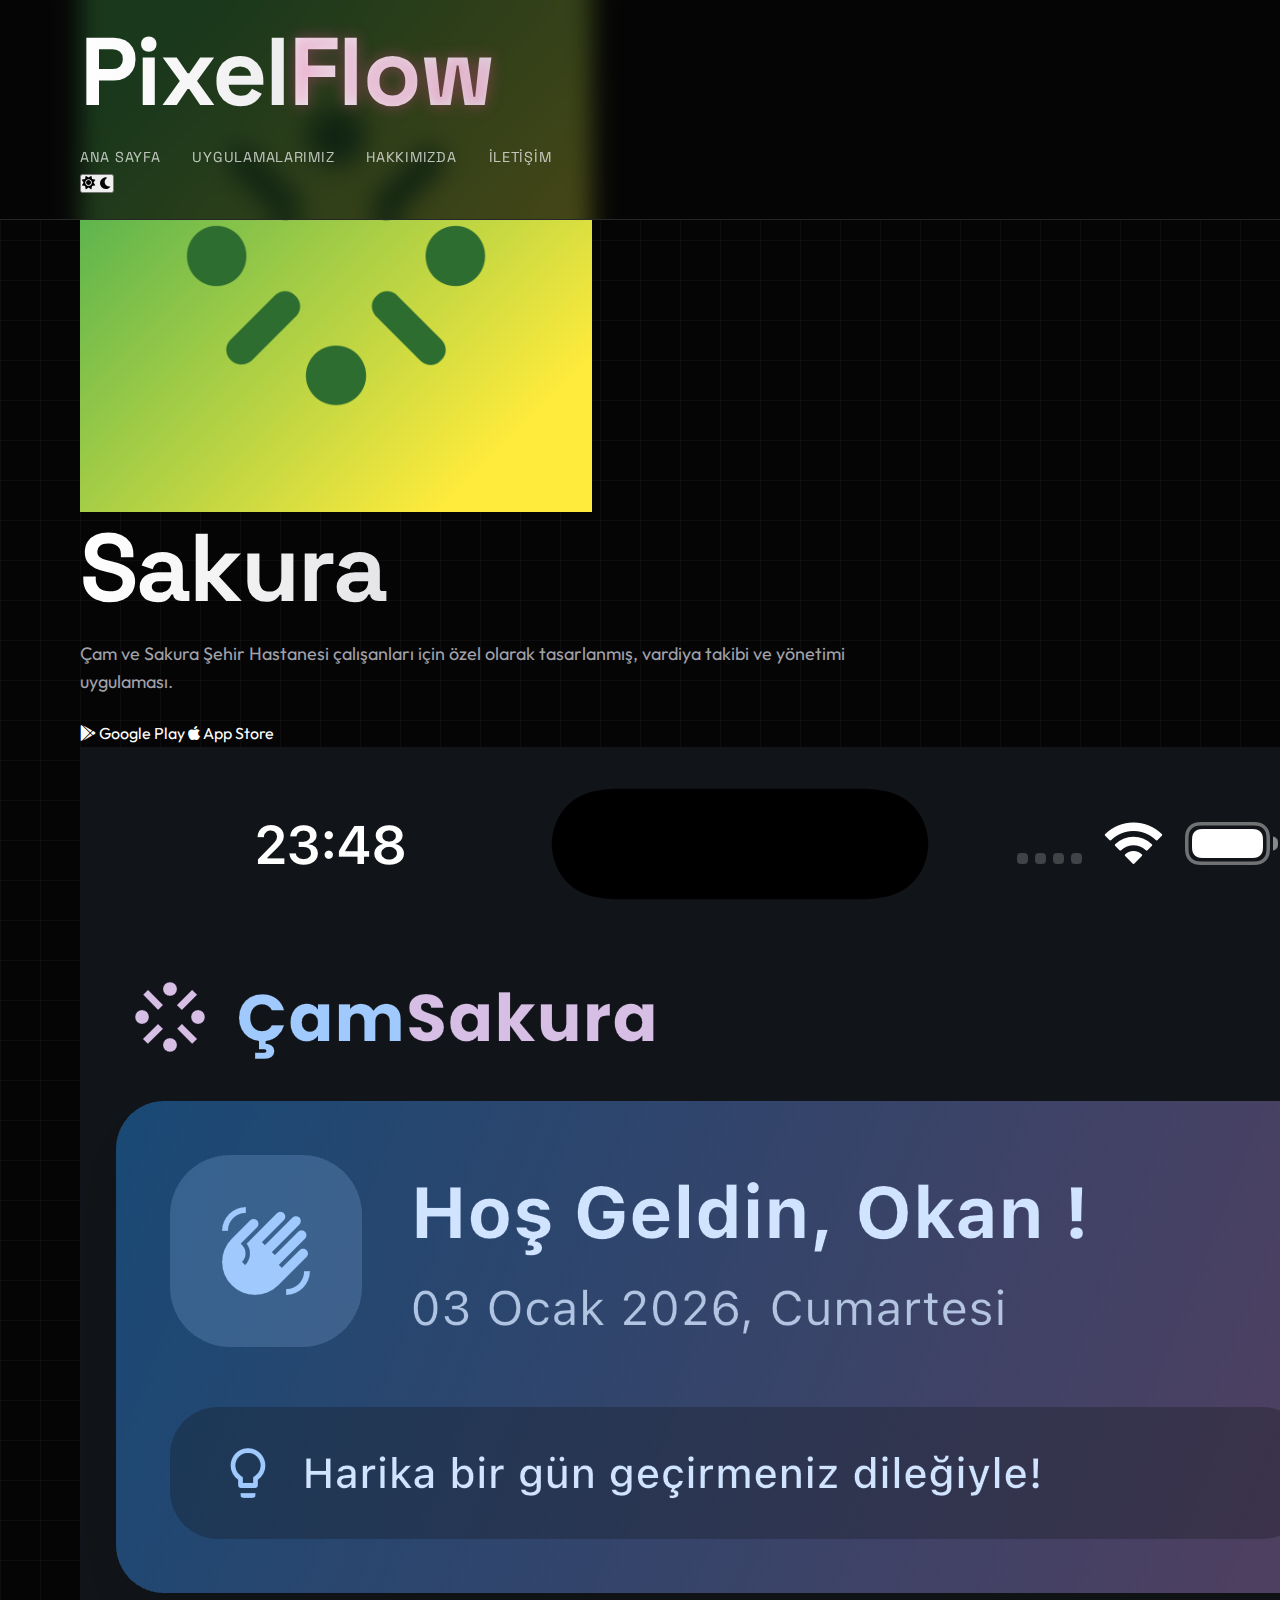
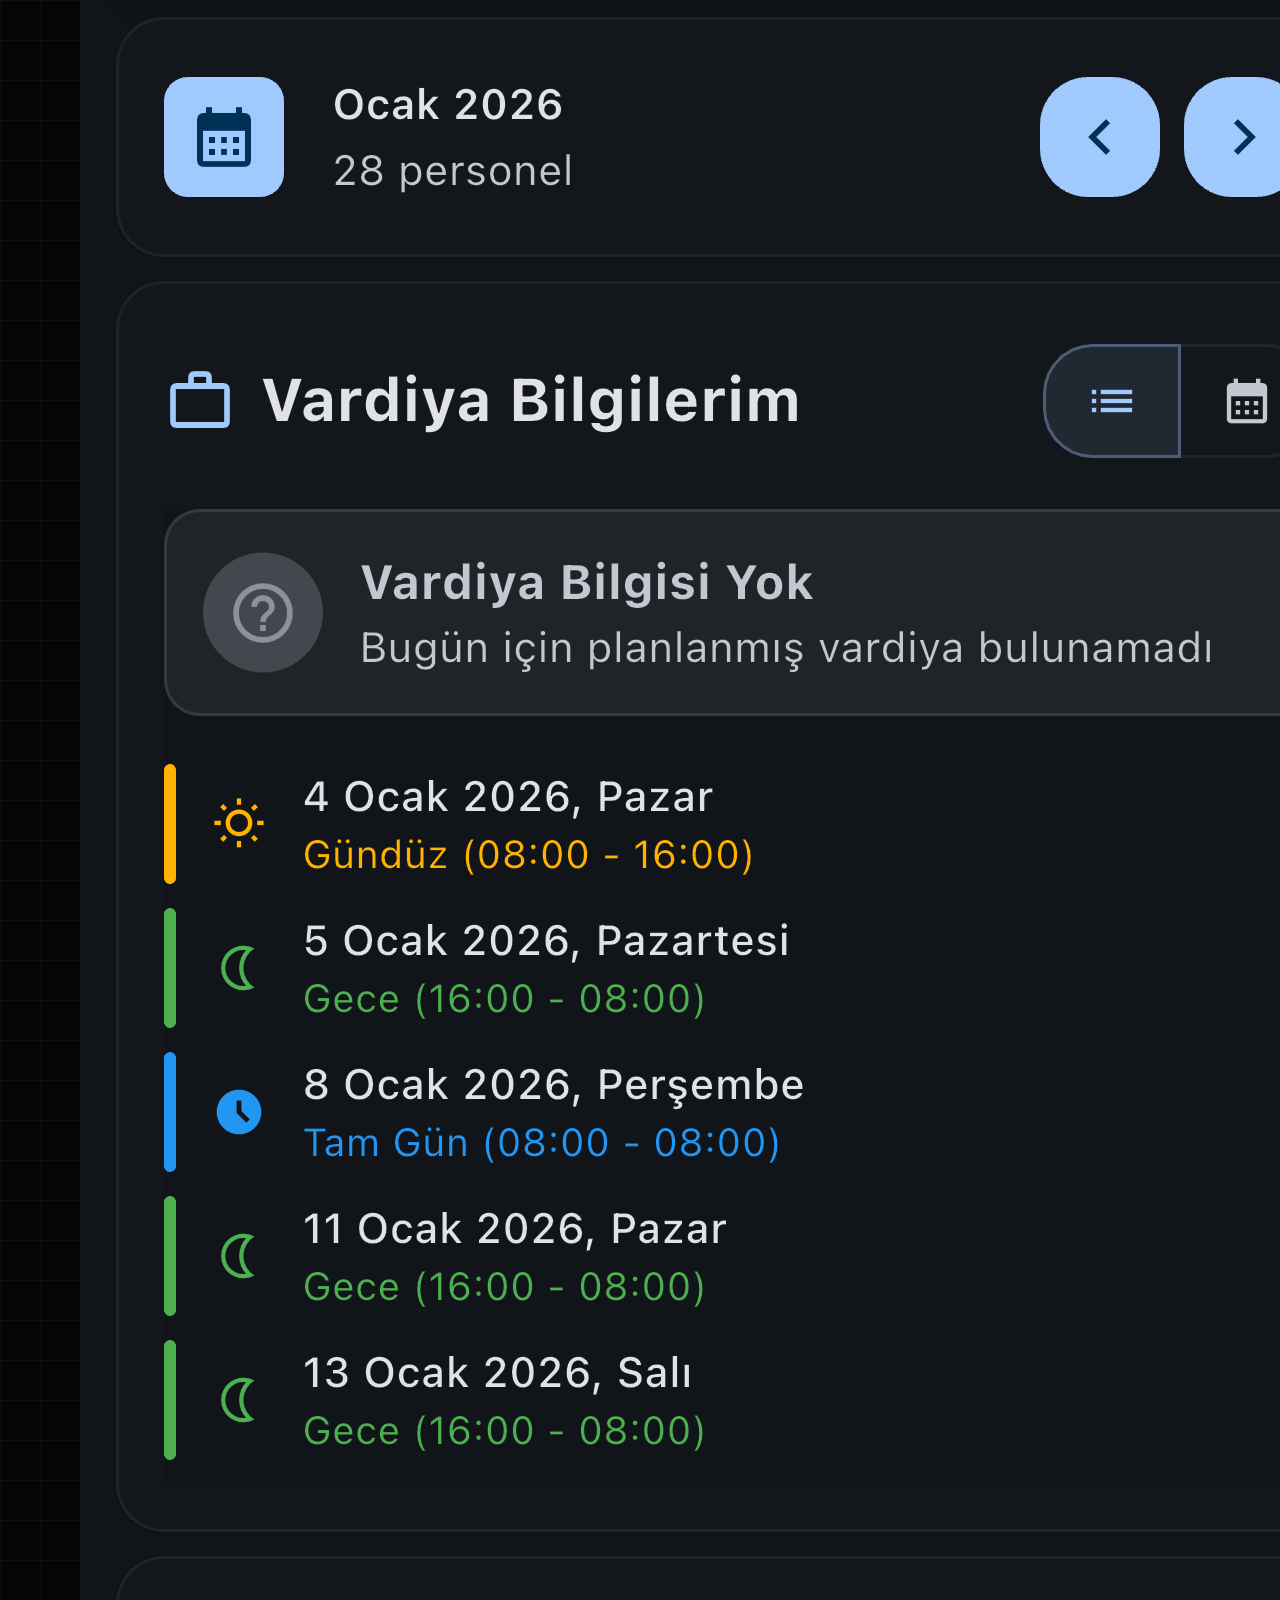
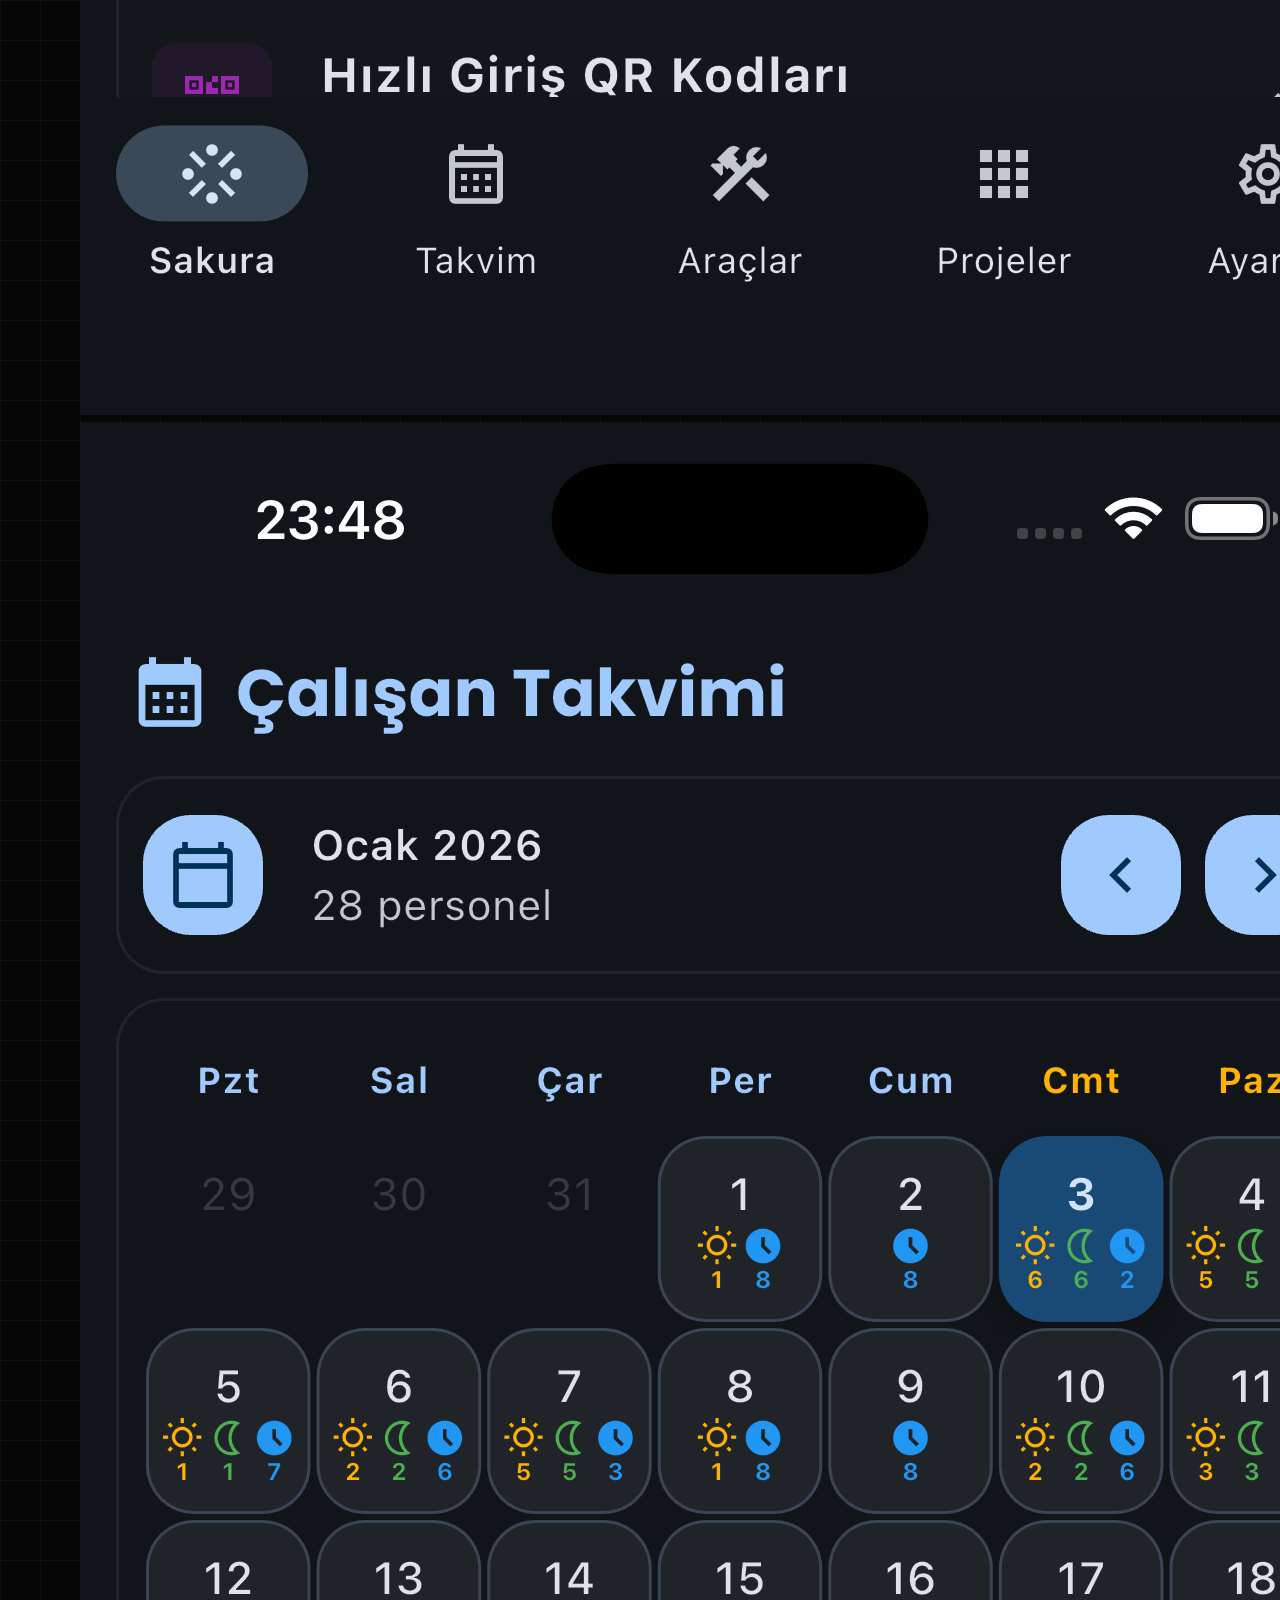
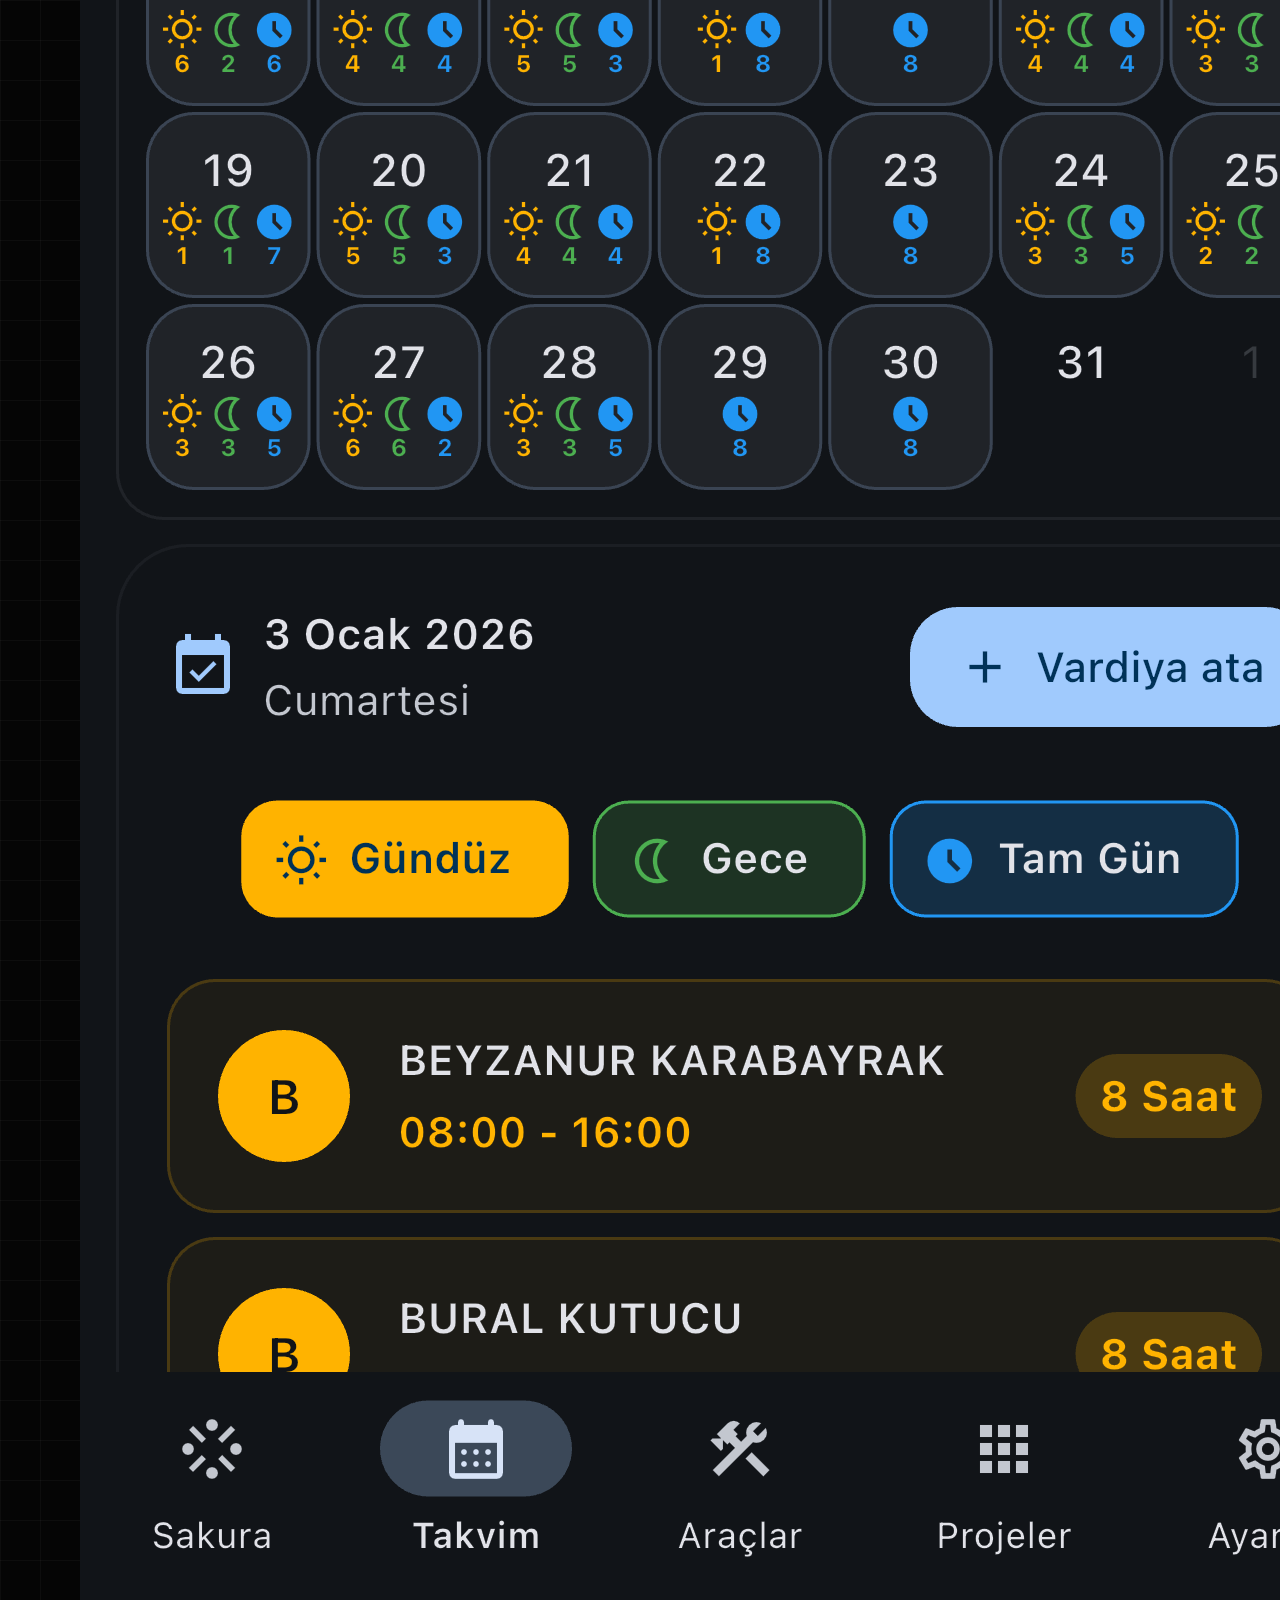
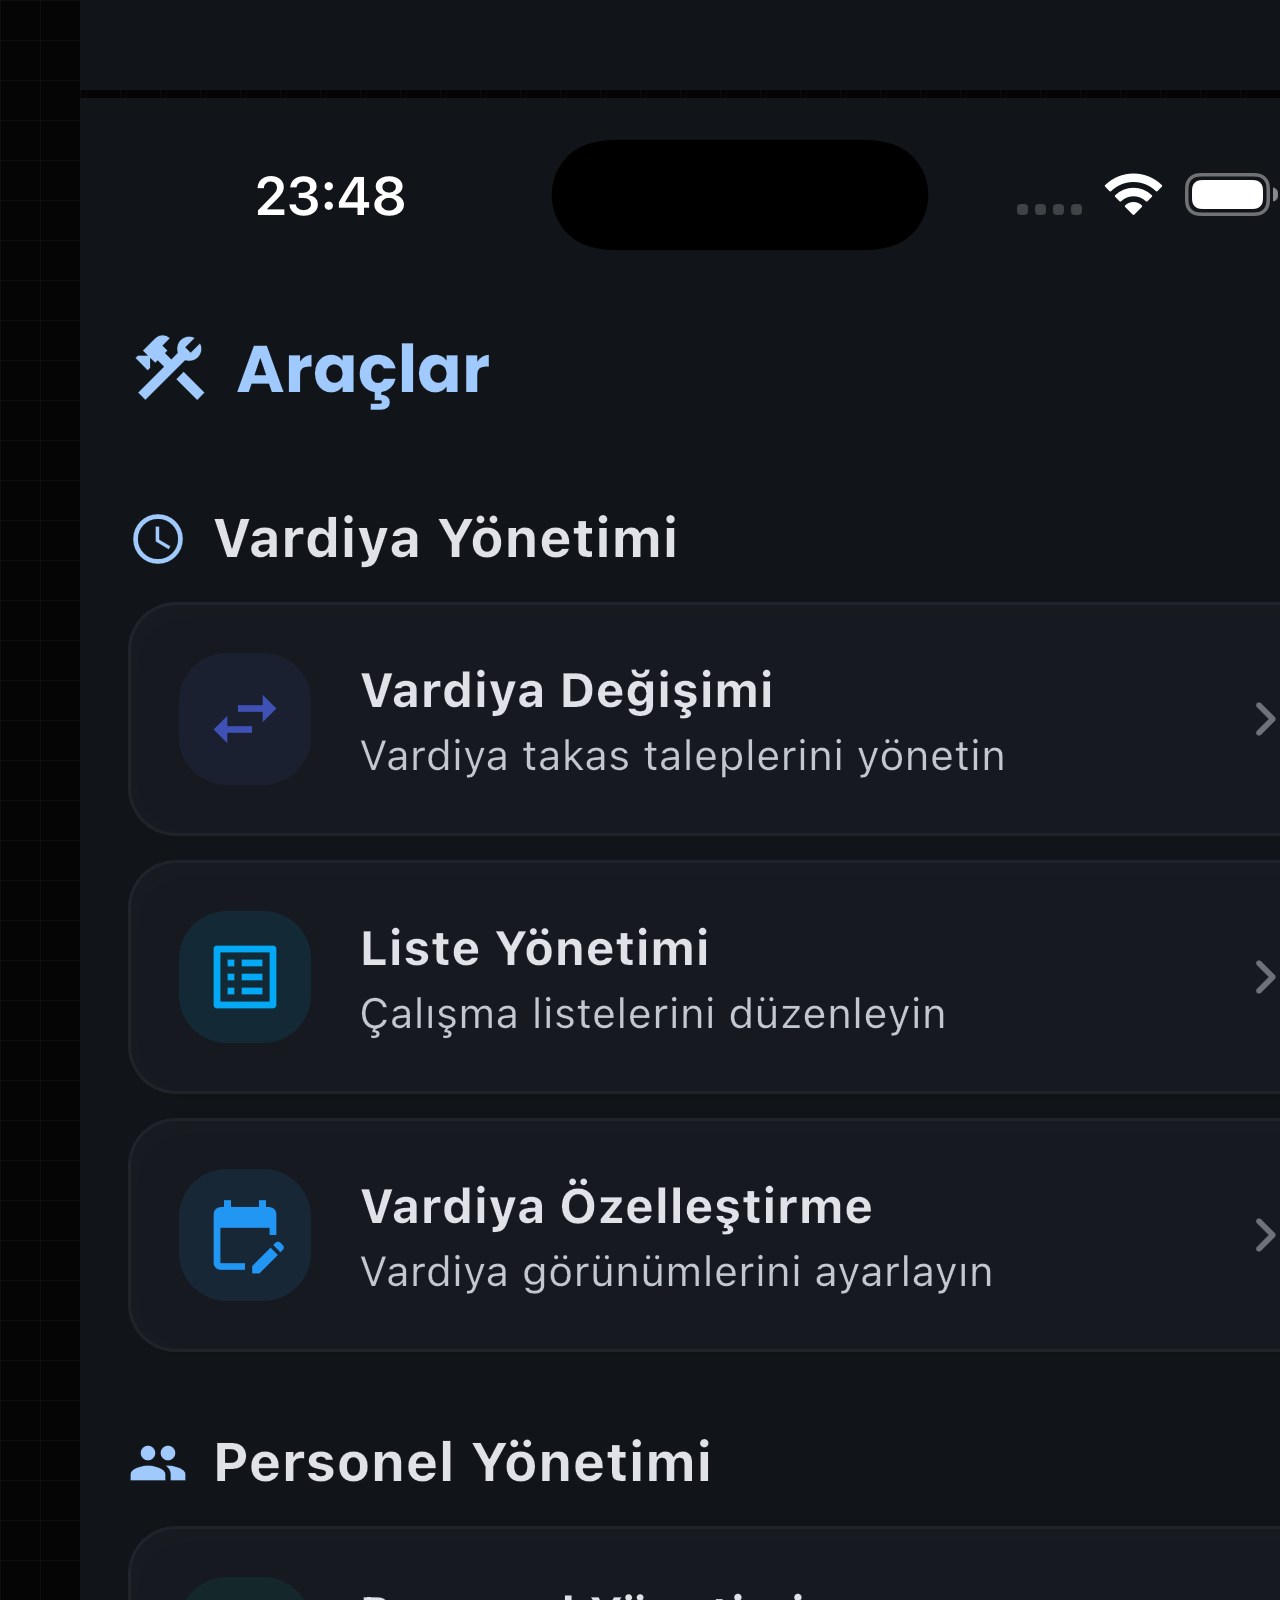
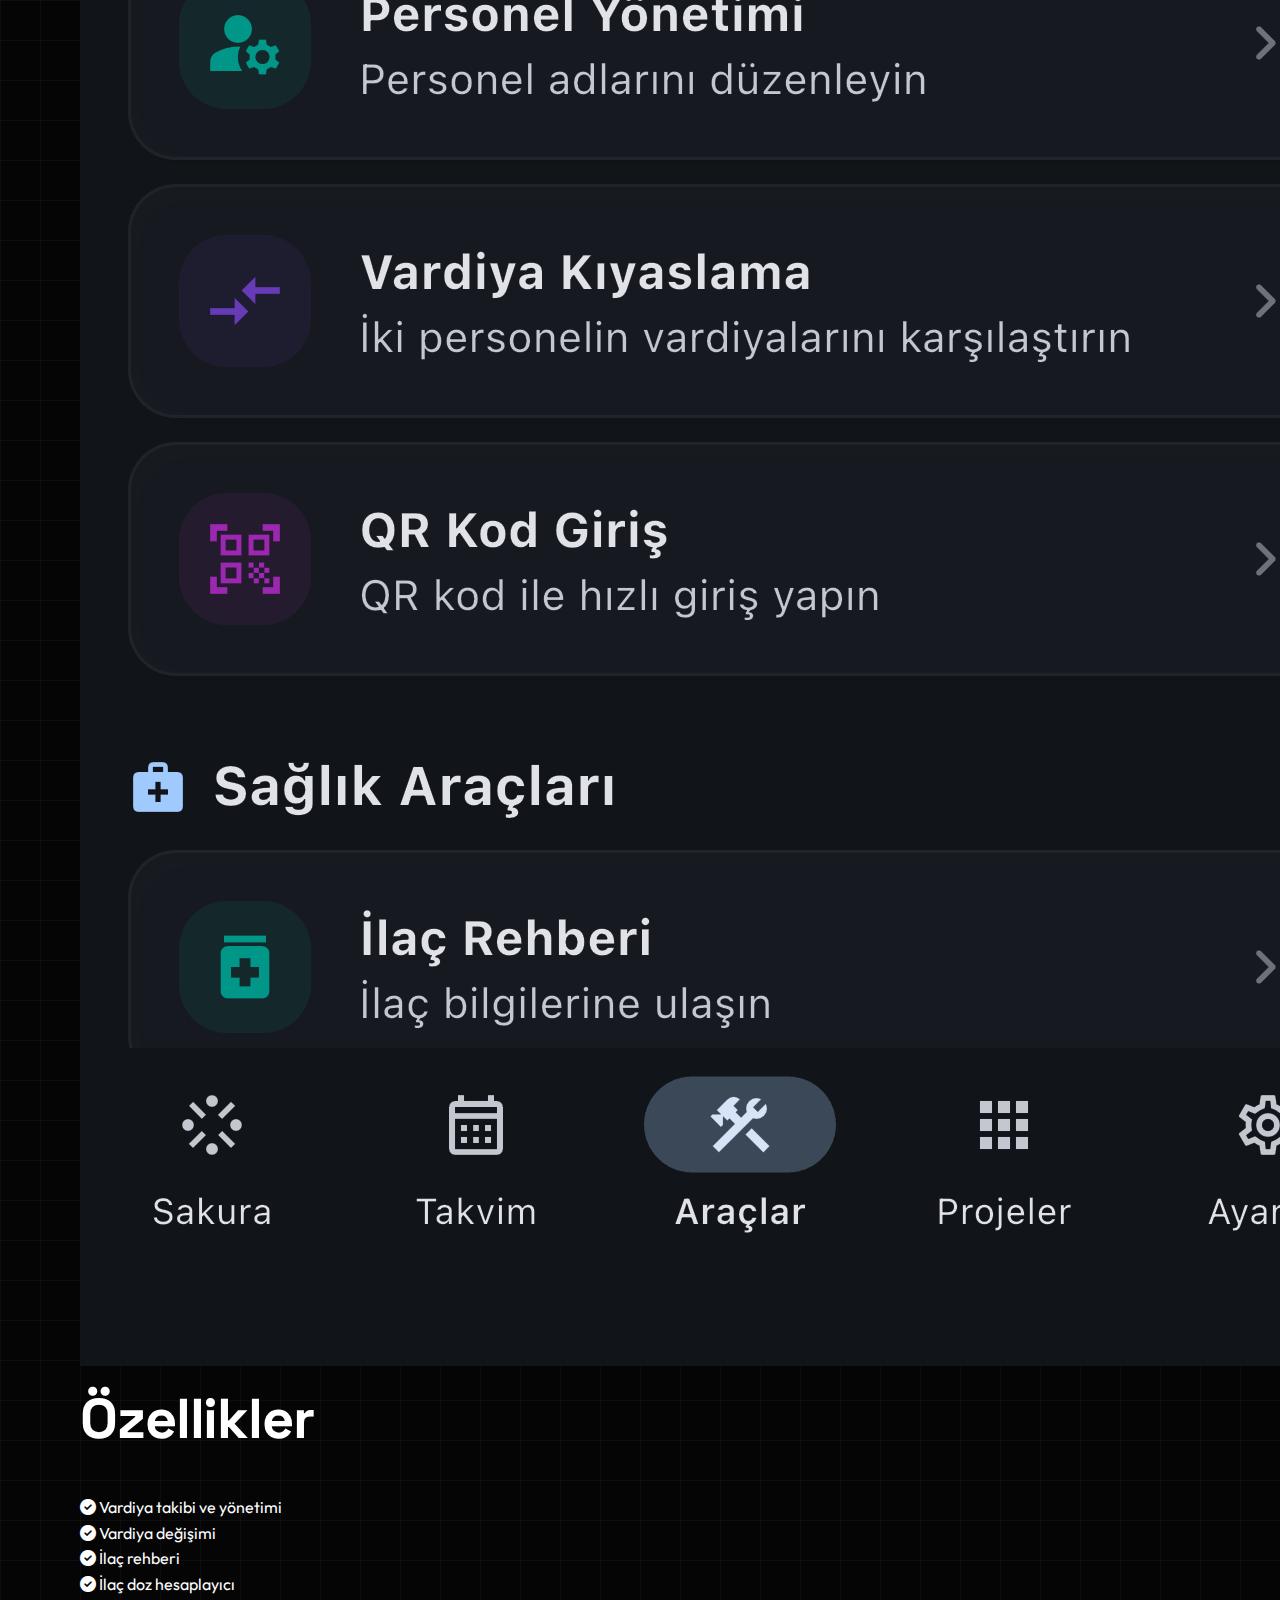
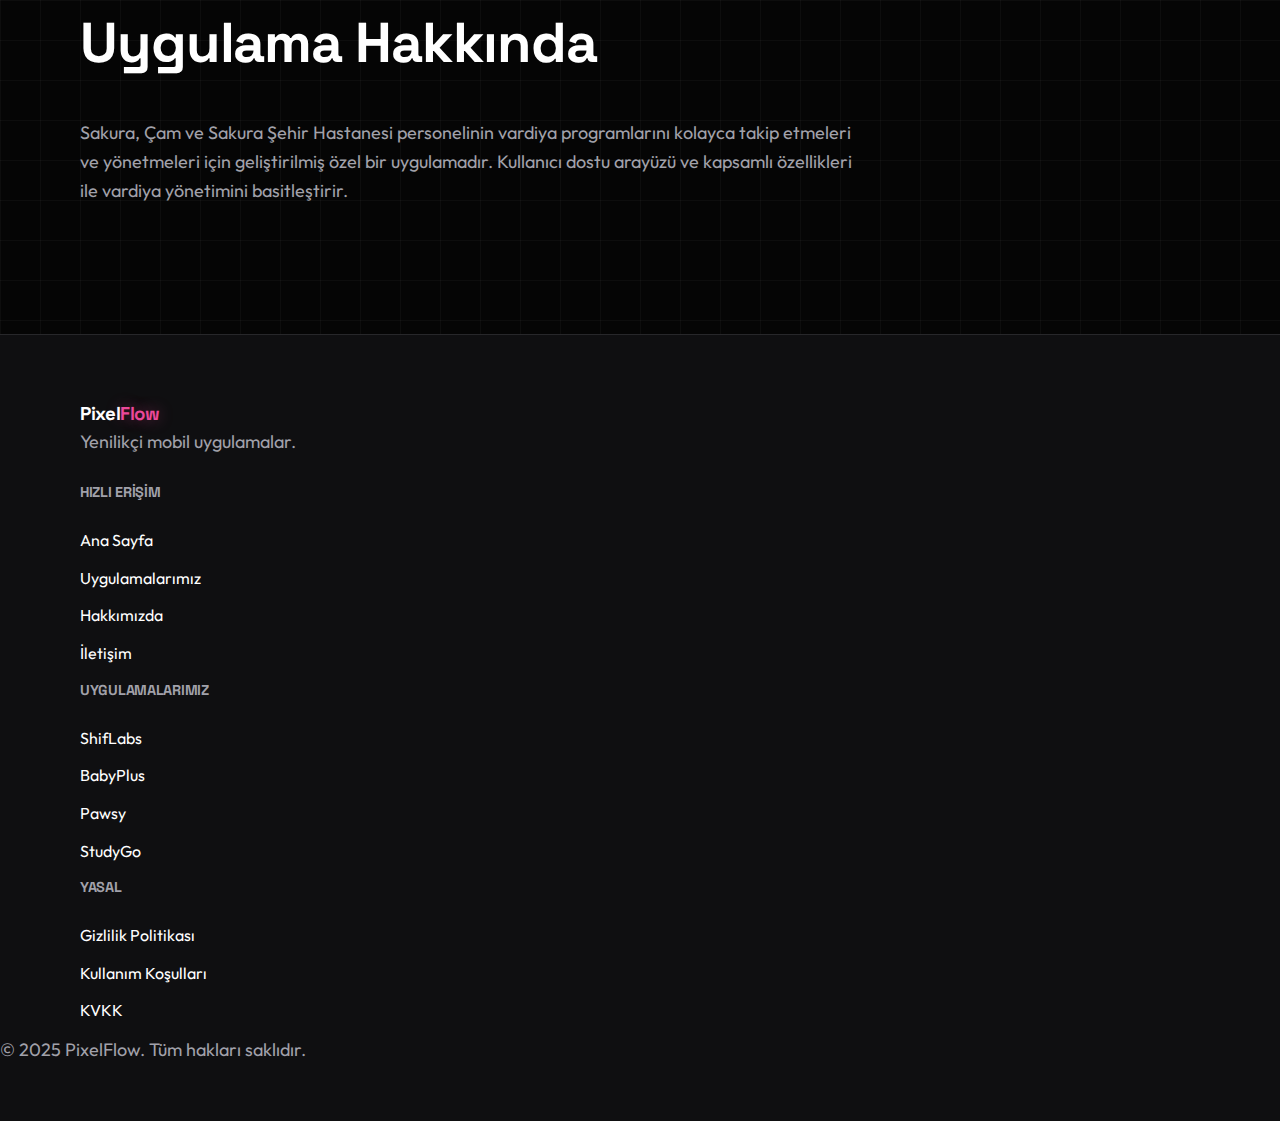
<file: sakura.html>
<!DOCTYPE html>
<html lang="tr">

<head>
    <meta charset="UTF-8">
    <meta name="viewport" content="width=device-width, initial-scale=1.0">
    <title>PixelFlow | Sakura</title>
    <link rel="preconnect" href="https://fonts.googleapis.com">
    <link rel="preconnect" href="https://fonts.gstatic.com" crossorigin>
    <link href="https://fonts.googleapis.com/css2?family=Inter:wght@400;500;600;700&display=swap" rel="stylesheet">
    <link rel="stylesheet" href="css/style.css">
    <link rel="stylesheet" href="https://cdnjs.cloudflare.com/ajax/libs/font-awesome/6.0.0-beta3/css/all.min.css">
</head>

<body>

    <div id="app-detail-container"></div>

    <script src="js/data.js"></script>
    <script src="js/app-detail.js"></script>
</body>

</html>
</file>
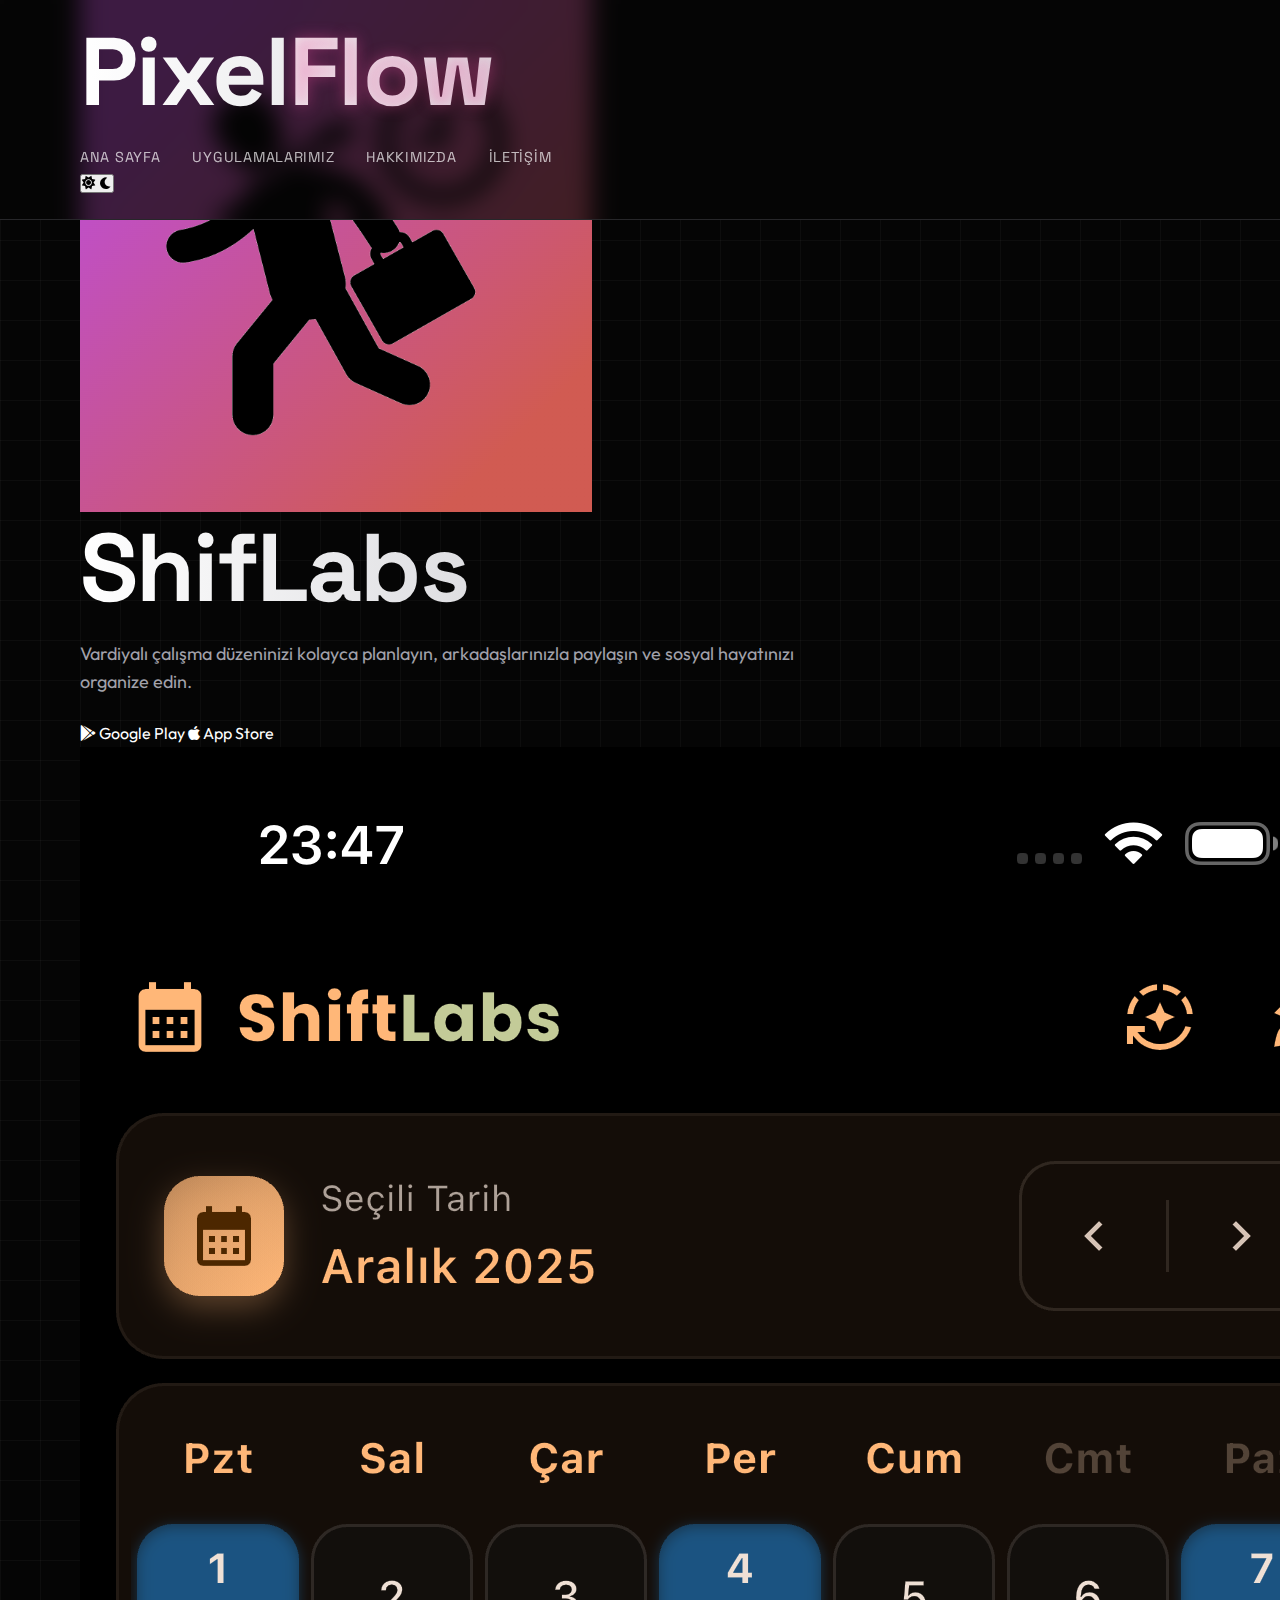
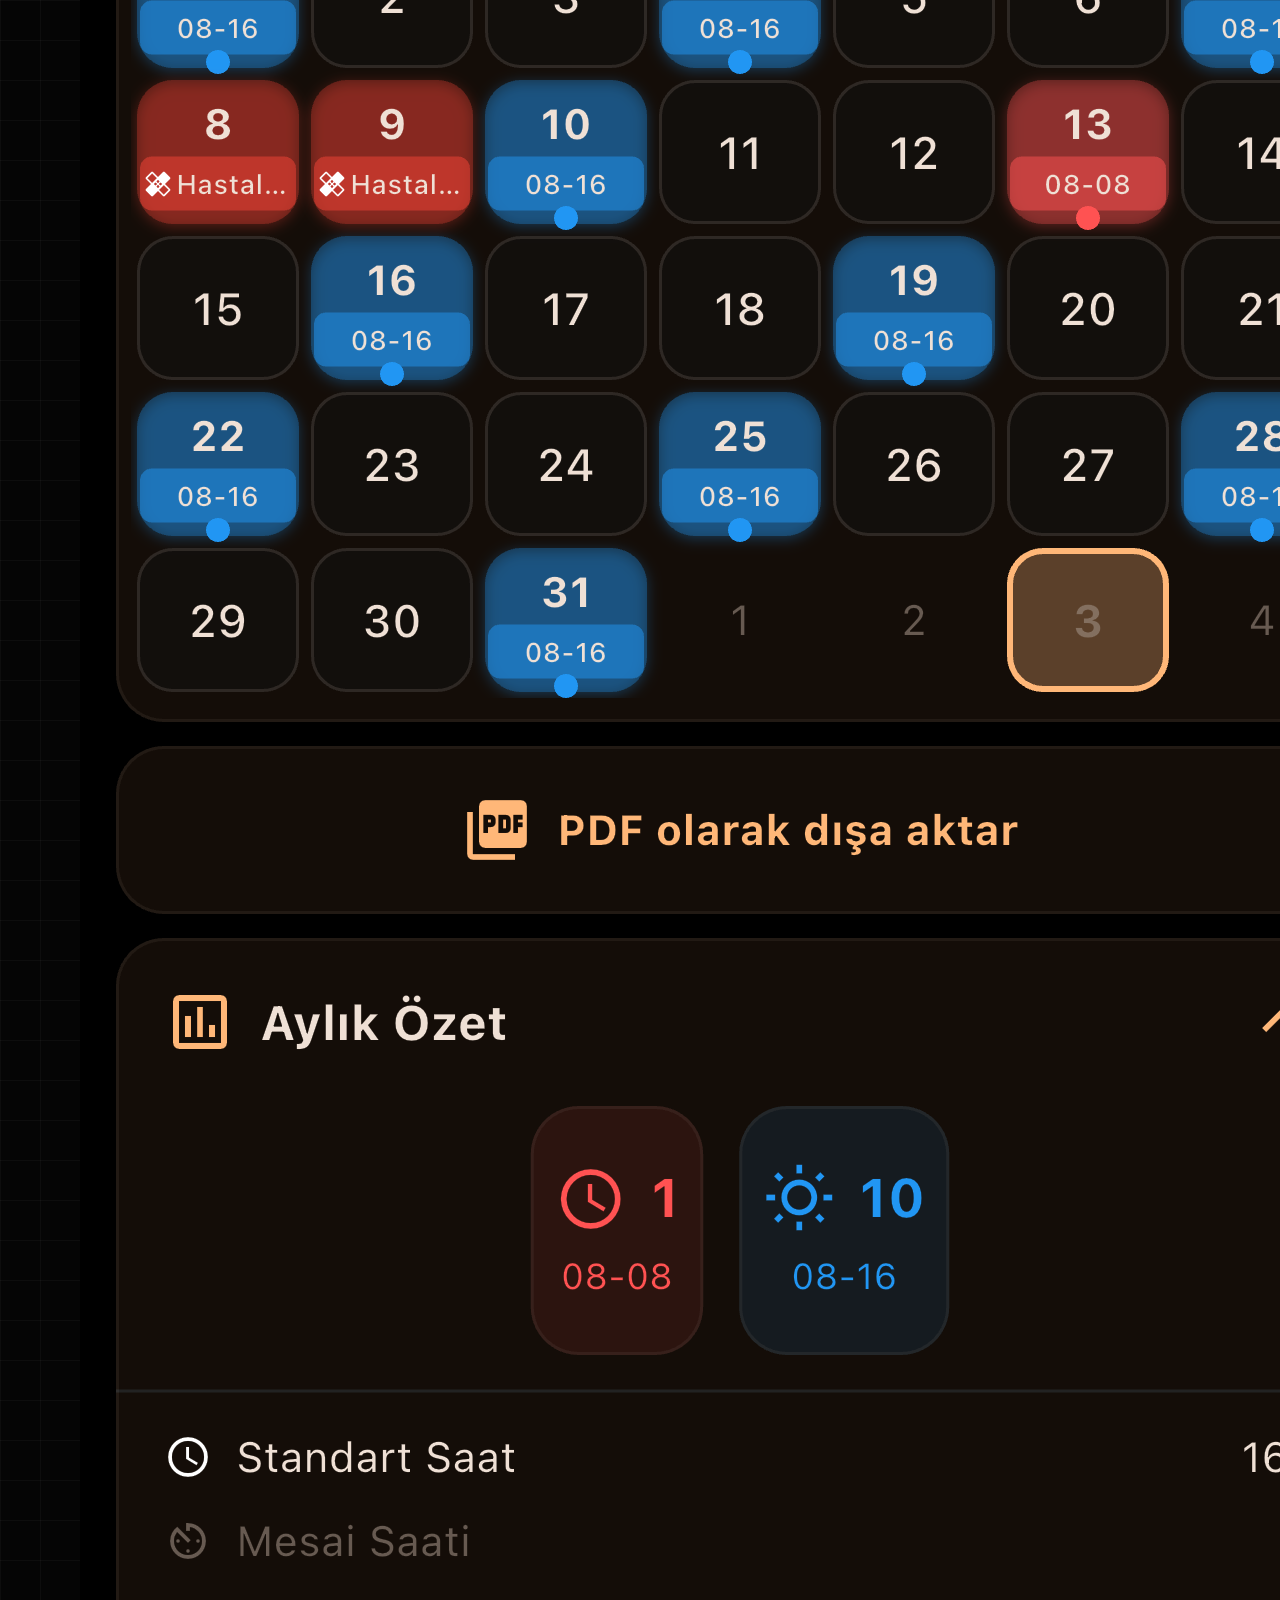
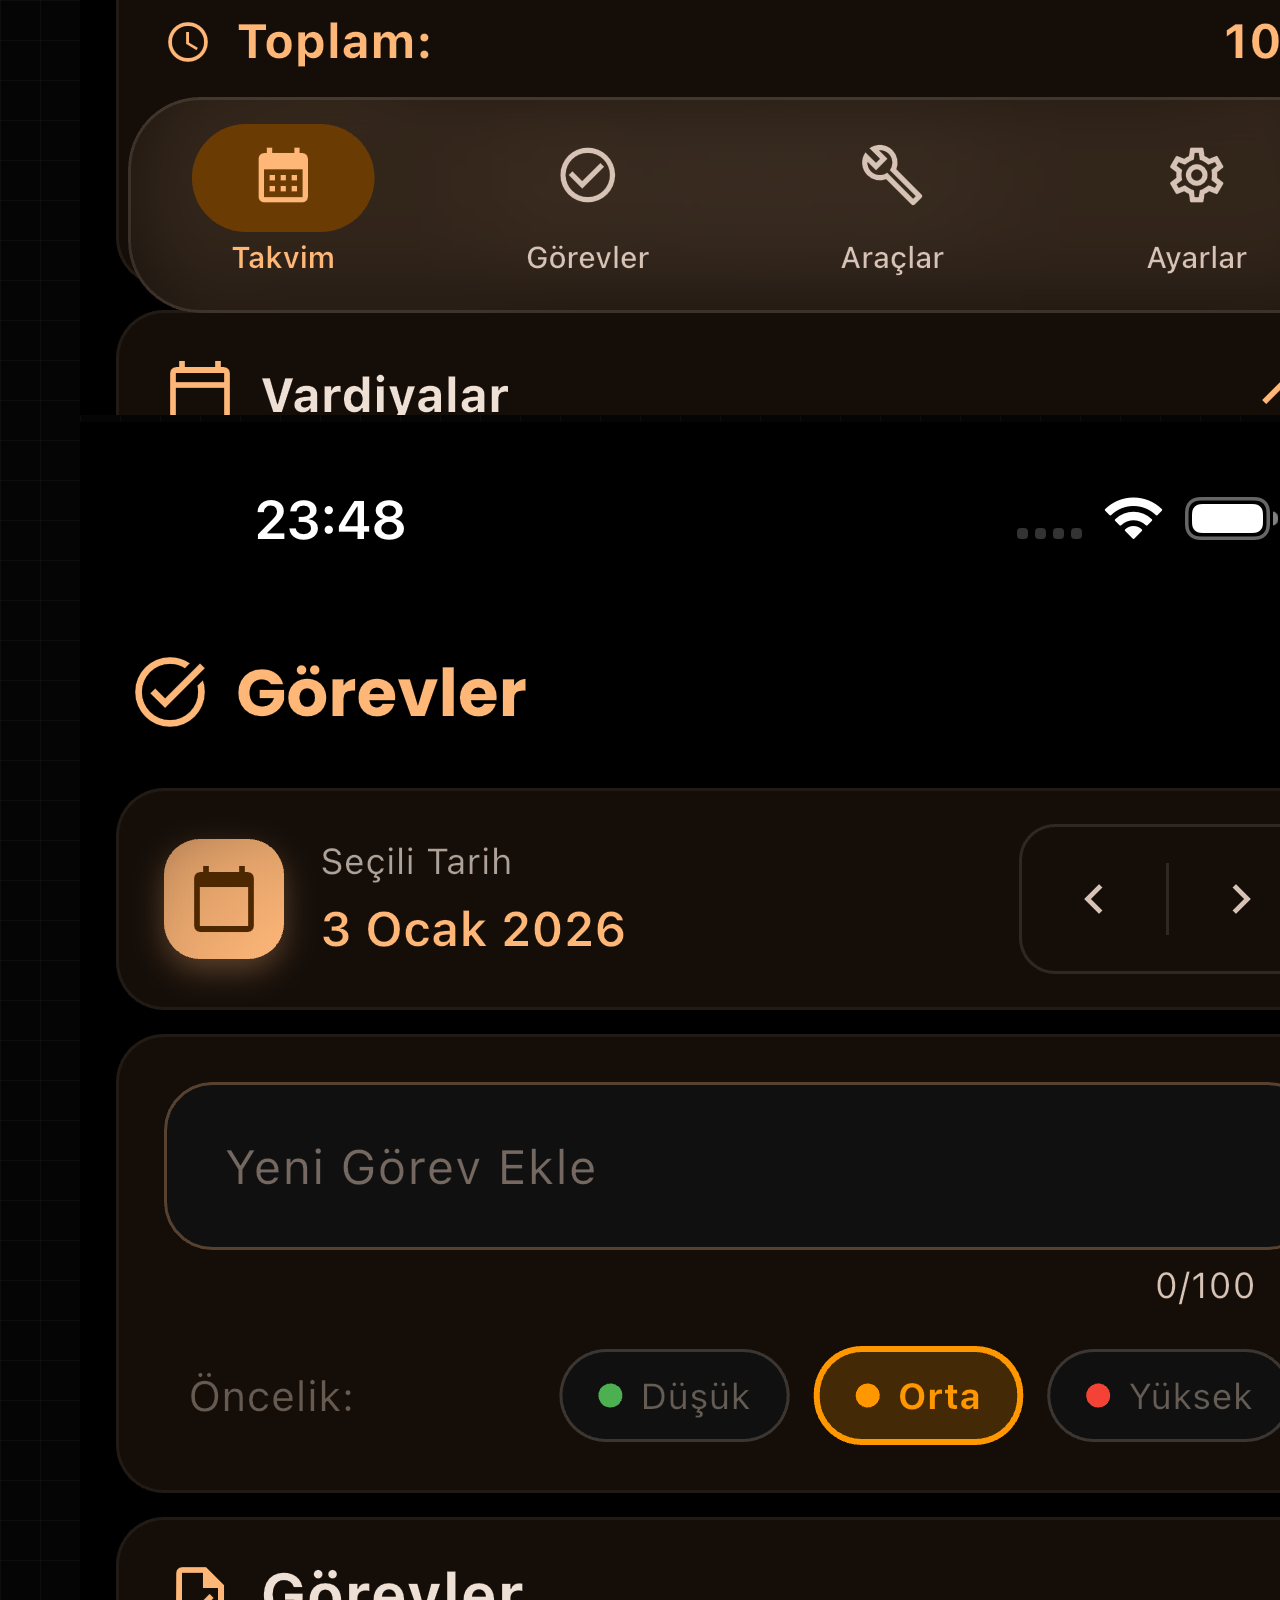
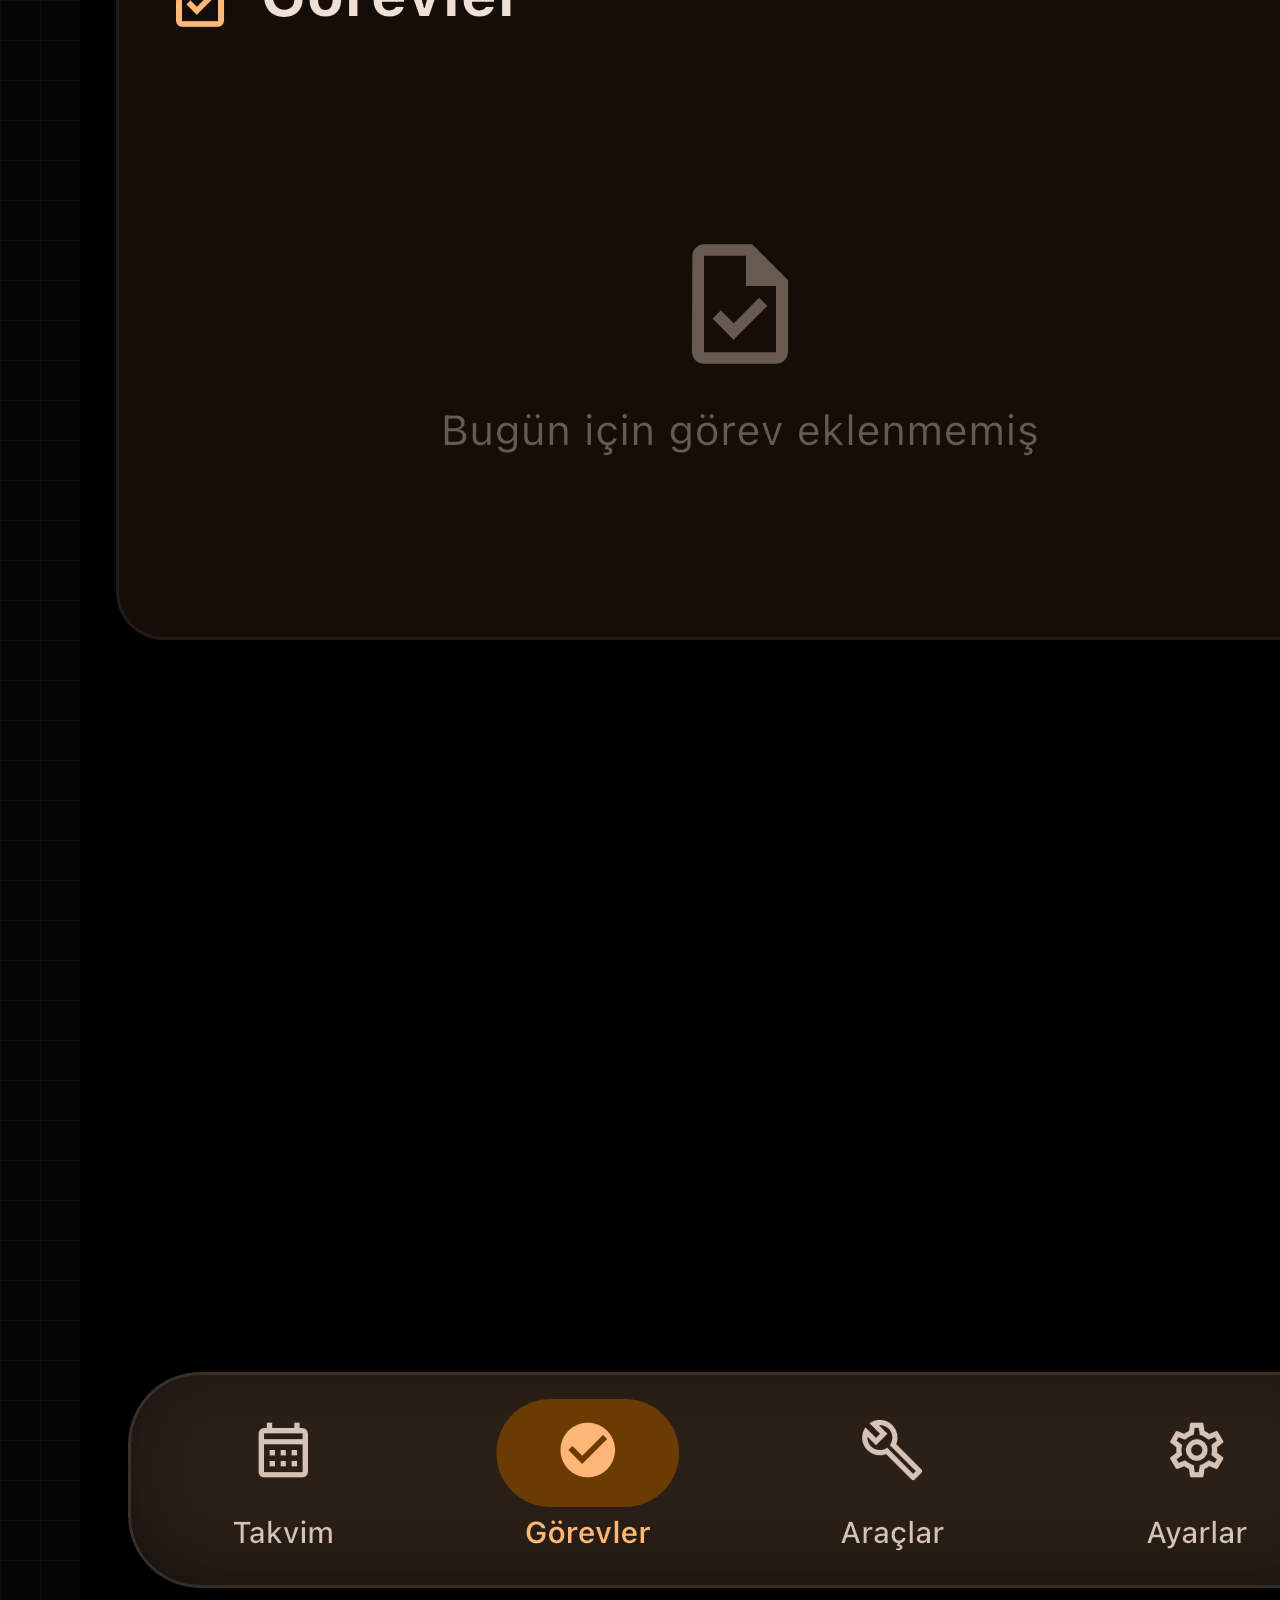
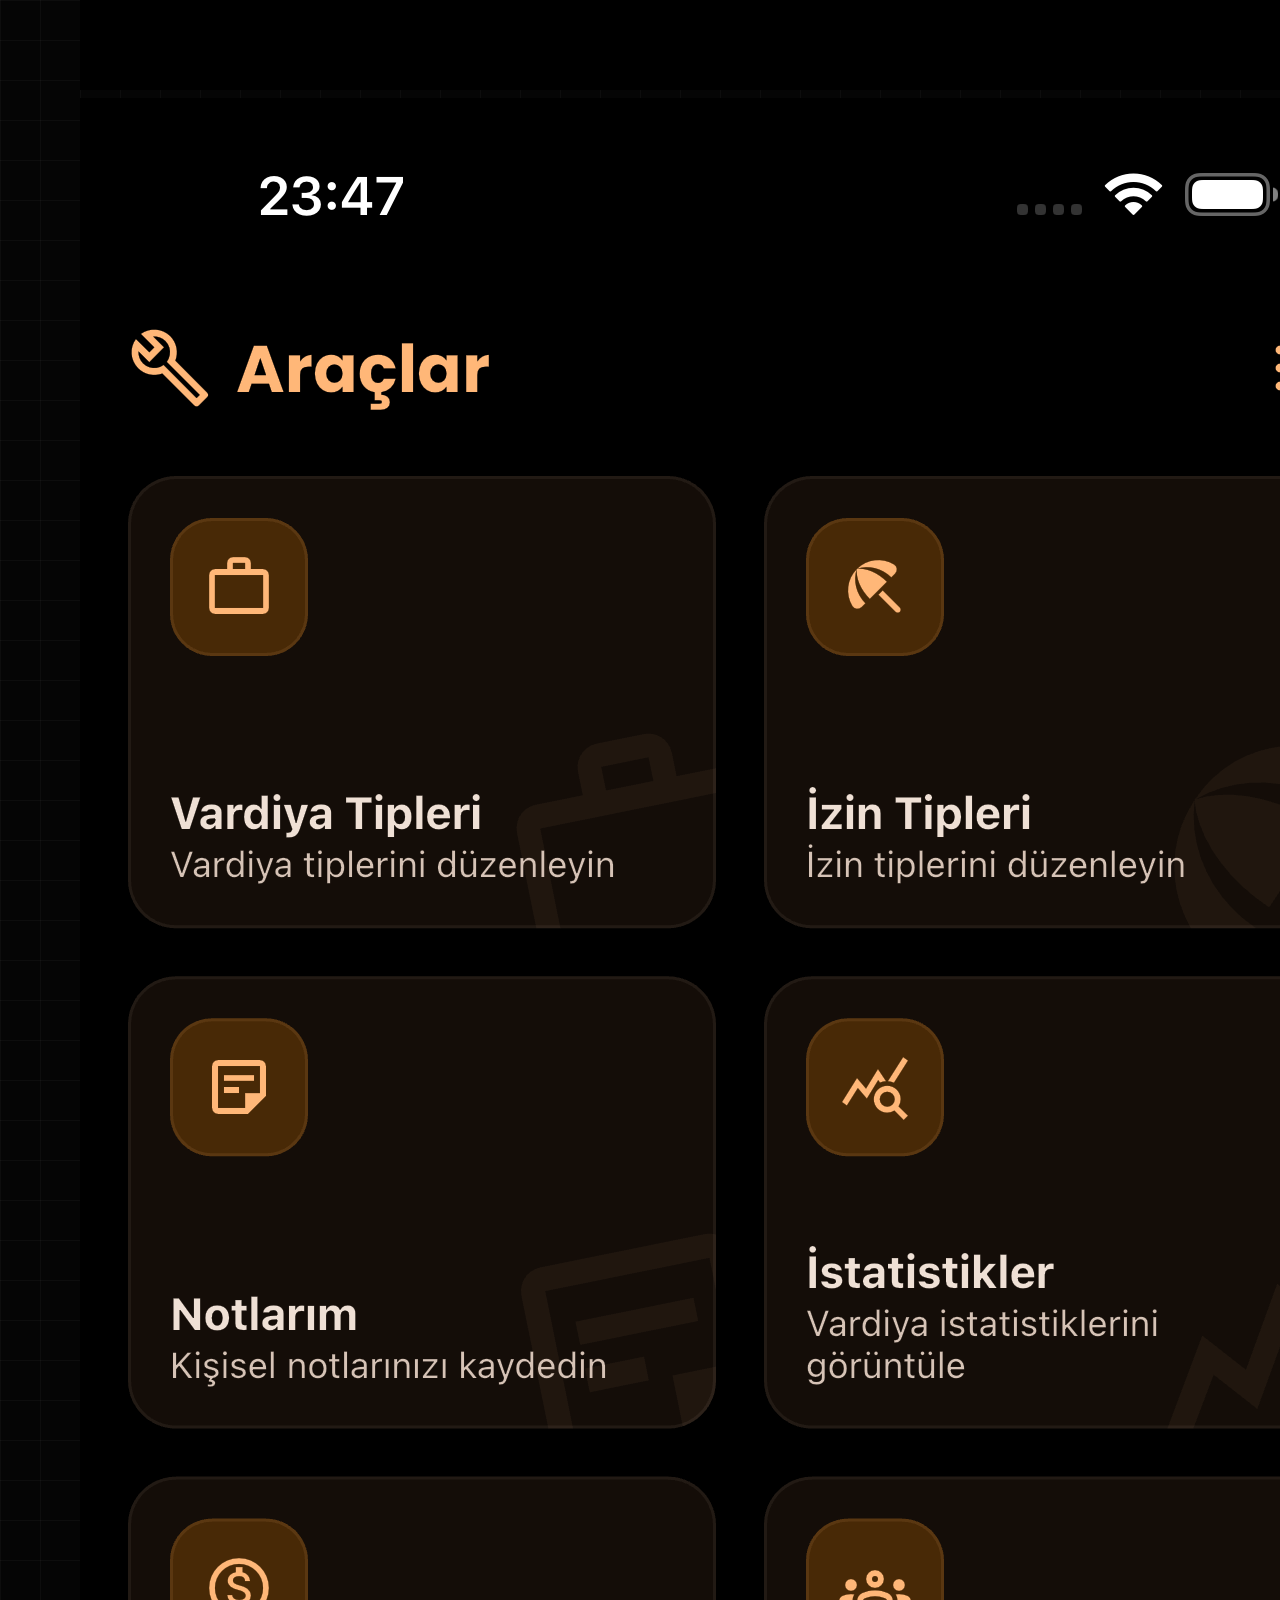
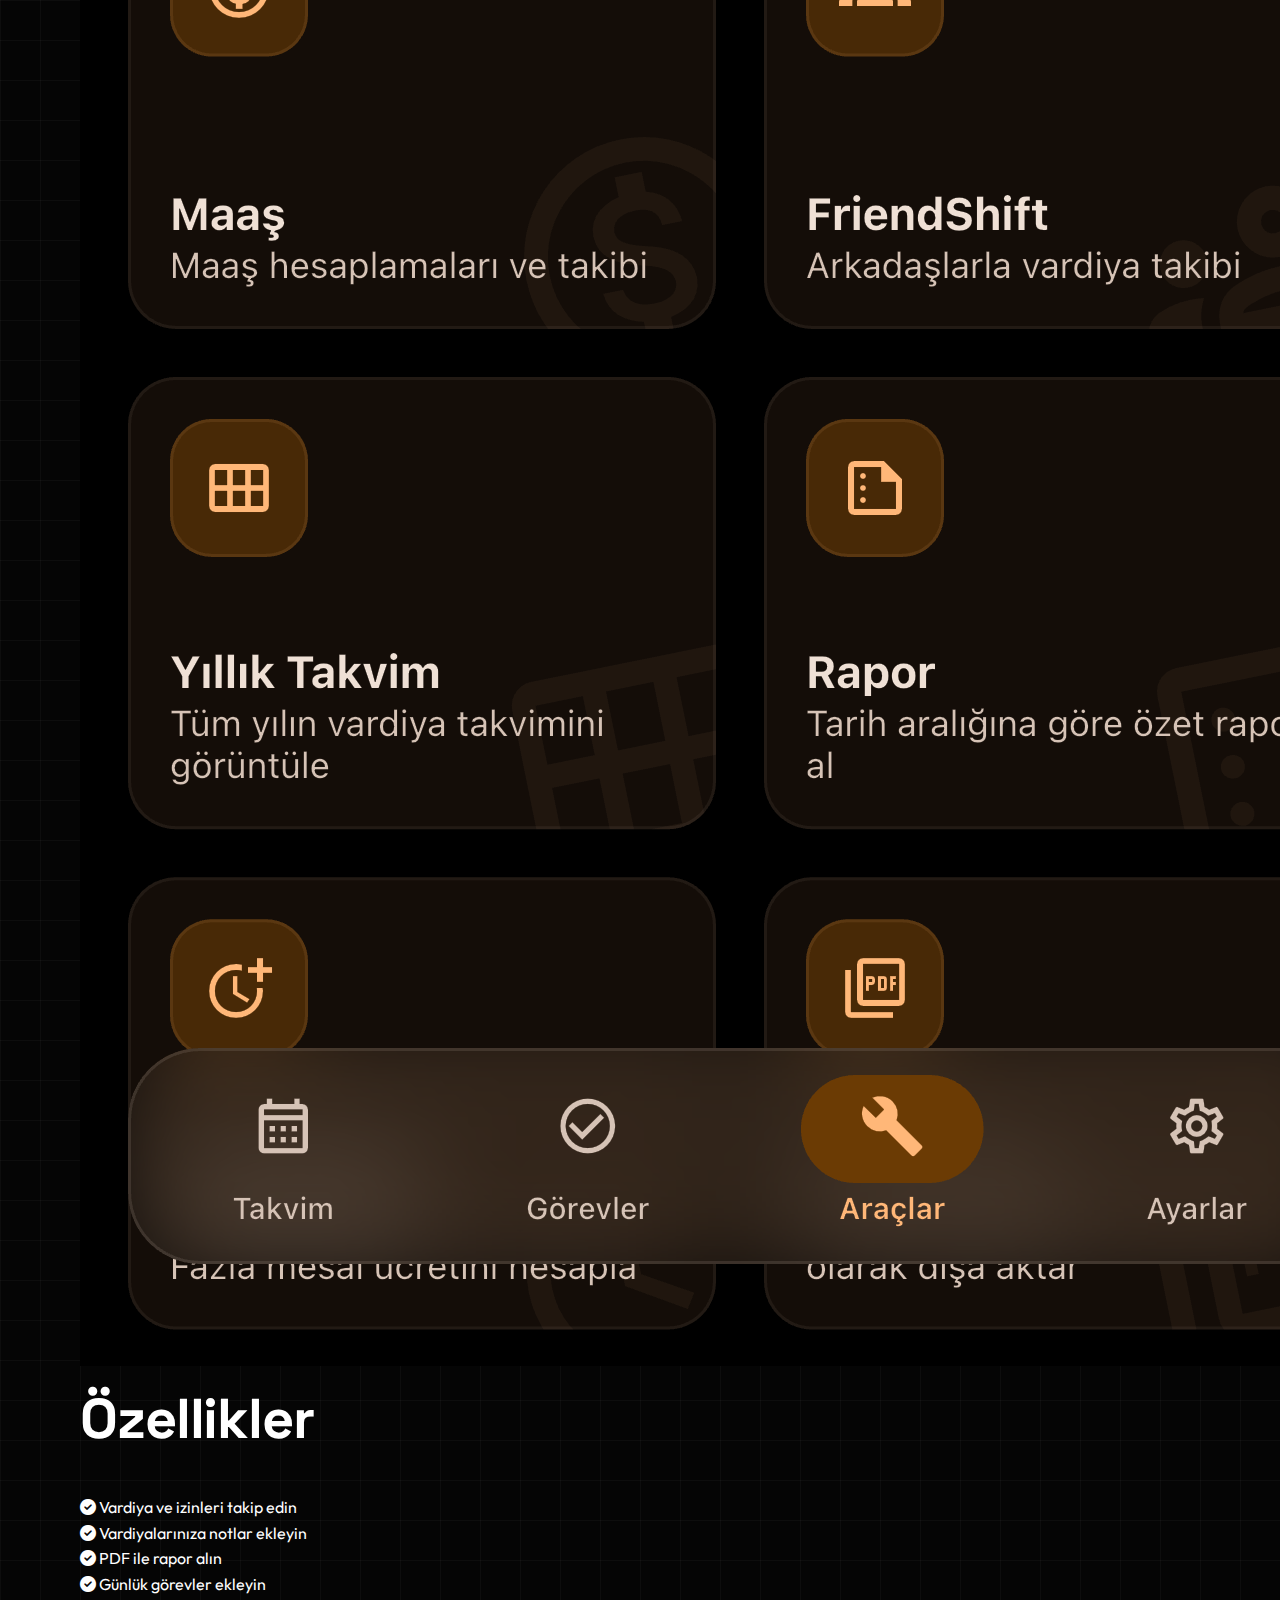
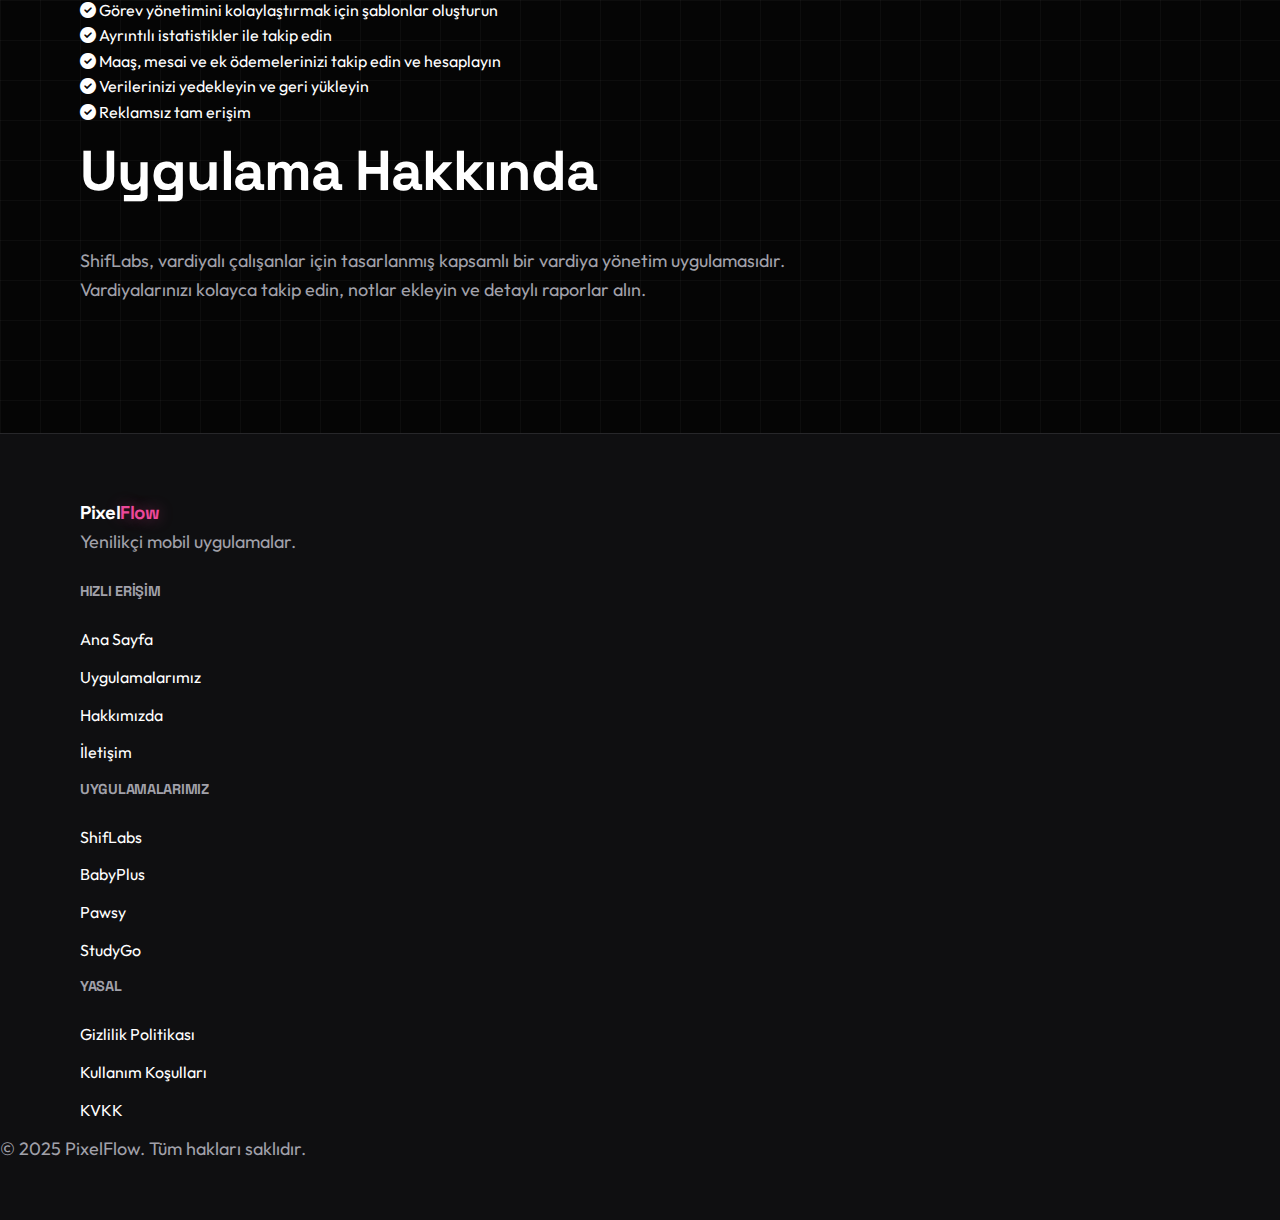
<file: shiflabs.html>
<!DOCTYPE html>
<html lang="tr">

<head>
    <meta charset="UTF-8">
    <meta name="viewport" content="width=device-width, initial-scale=1.0">
    <title>PixelFlow</title>
    <link rel="preconnect" href="https://fonts.googleapis.com">
    <link rel="preconnect" href="https://fonts.gstatic.com" crossorigin>
    <link href="https://fonts.googleapis.com/css2?family=Inter:wght@400;500;600;700&display=swap" rel="stylesheet">
    <link rel="stylesheet" href="css/style.css">
    <link rel="stylesheet" href="https://cdnjs.cloudflare.com/ajax/libs/font-awesome/6.0.0-beta3/css/all.min.css">
</head>

<body>

    <div id="app-detail-container"></div>

    <script src="js/data.js"></script>
    <script src="js/app-detail.js"></script>
</body>

</html>
</file>
<file: styles/main.css>
:root {
    --primary-color: #1a1a1a;
    --secondary-color: #2d2d2d;
    --accent-color: #4a4a4a;
    --text-color: #ffffff;
    --text-secondary: #a0a0a0;
    --glow-color: rgba(255, 255, 255, 0.1);
    --glass-background: rgba(18, 18, 18, 0.8);
    --card-shadow: 0 8px 32px 0 rgba(0, 0, 0, 0.37);
}

* {
    margin: 0;
    padding: 0;
    box-sizing: border-box;
}

body {
    font-family: -apple-system, BlinkMacSystemFont, 'Segoe UI', Roboto, Oxygen, Ubuntu, Cantarell, sans-serif;
    background: linear-gradient(135deg, #000000, #1a1a1a, #2d2d2d);
    color: var(--text-color);
    line-height: 1.6;
}

.navbar {
    display: flex;
    justify-content: space-between;
    align-items: center;
    padding: 1.5rem 2rem;
    position: fixed;
    width: 100%;
    top: 0;
    background: var(--glass-background);
    backdrop-filter: blur(15px);
    border-bottom: 1px solid rgba(255, 255, 255, 0.05);
    z-index: 1000;
}

.logo {
    font-size: 1.8rem;
    font-weight: bold;
    background: linear-gradient(45deg, #ffffff, #a0a0a0);
    -webkit-background-clip: text;
    -webkit-text-fill-color: transparent;
    transition: text-shadow 0.3s ease;
}

.logo:hover {
    text-shadow: 
        0 0 10px rgba(32, 215, 255, 0.7),
        0 0 20px rgba(32, 215, 255, 0.5),
        0 0 30px rgba(32, 215, 255, 0.3);
}

.nav-links a {
    color: var(--text-color);
    text-decoration: none;
    margin-left: 2rem;
    transition: all 0.3s ease;
    position: relative;
}

.nav-links a::after {
    content: '';
    position: absolute;
    bottom: -2px;
    left: 0;
    width: 0;
    height: 2px;
    background: linear-gradient(90deg, transparent, rgba(32, 215, 255, 0.8), transparent);
    transition: width 0.3s ease, box-shadow 0.3s ease;
}

.nav-links a:hover {
    color: #fff;
    text-shadow: 0 0 10px rgba(32, 215, 255, 0.5);
}

.nav-links a:hover::after {
    width: 100%;
    box-shadow: 0 0 10px 1px rgba(32, 215, 255, 0.5);
}

.hero {
    min-height: 100vh;
    display: flex;
    align-items: center;
    justify-content: center;
    padding: 2rem;
    background: linear-gradient(to bottom, transparent, rgba(0, 0, 0, 0.5));
}

.hero-content {
    background: var(--glass-background);
    padding: 3rem;
    border-radius: 20px;
    backdrop-filter: blur(20px);
    border: 1px solid rgba(255, 255, 255, 0.05);
    box-shadow: var(--card-shadow);
}

.terminal-text {
    font-family: 'Courier New', monospace;
    font-size: 1.5rem;
}

.prompt {
    color: #27c93f;
    margin-right: 10px;
}

.typing-text {
    border-right: 2px solid #ffffff;
    animation: blink 1s step-end infinite;
}

@keyframes blink {
    50% { border-color: transparent; }
}

.features {
    padding: 8rem 2rem;
}

h2 {
    text-align: center;
    font-size: 2.5rem;
    margin-bottom: 4rem;
    background: linear-gradient(45deg, #ffffff, #808080);
    -webkit-background-clip: text;
    -webkit-text-fill-color: transparent;
}

.feature-grid {
    display: grid;
    grid-template-columns: repeat(auto-fit, minmax(300px, 1fr));
    gap: 2.5rem;
    max-width: 1200px;
    margin: 0 auto;
}

.feature-card {
    background: var(--glass-background);
    padding: 2.5rem;
    border-radius: 16px;
    backdrop-filter: blur(10px);
    border: 1px solid rgba(255, 255, 255, 0.05);
    box-shadow: var(--card-shadow);
    transition: all 0.4s ease;
    position: relative;
    overflow: hidden;
}

.feature-card:hover {
    transform: translateY(-10px) scale(1.02);
    border-color: rgba(255, 255, 255, 0.2);
}

/* Neon effect on card hover */
.feature-card::before {
    content: '';
    position: absolute;
    top: 0;
    left: 0;
    width: 100%;
    height: 100%;
    background: transparent;
    border-radius: 16px;
    box-shadow: 0 0 0px 0px rgba(32, 215, 255, 0);
    transition: box-shadow 0.6s ease;
    z-index: -1;
}

.feature-card:hover::before {
    box-shadow: 
        0 0 20px 5px rgba(32, 215, 255, 0.5),
        0 0 40px 10px rgba(32, 215, 255, 0.3),
        0 0 60px 15px rgba(32, 215, 255, 0.1);
}

/* Neon effect for title on hover */
.feature-card h3 {
    font-size: 1.8rem;
    margin-bottom: 1.2rem;
    background: linear-gradient(45deg, #ffffff, #a0a0a0);
    -webkit-background-clip: text;
    -webkit-text-fill-color: transparent;
    transition: text-shadow 0.4s ease;
}

.feature-card:hover h3 {
    text-shadow: 
        0 0 10px rgba(32, 215, 255, 0.7),
        0 0 20px rgba(32, 215, 255, 0.5),
        0 0 30px rgba(32, 215, 255, 0.3);
}

/* Subtle glow effect for card content */
.feature-card p {
    color: var(--text-secondary);
    font-size: 1.1rem;
    line-height: 1.8;
    transition: color 0.4s ease;
}

.feature-card:hover p, 
.feature-card:hover .feature-list li {
    color: #fff;
}

/* Premium card special neon color */
.premium::before {
    transition: box-shadow 0.6s ease;
}

.premium:hover::before {
    box-shadow: 
        0 0 20px 5px rgba(255, 215, 32, 0.5),
        0 0 40px 10px rgba(255, 215, 32, 0.3),
        0 0 60px 15px rgba(255, 215, 32, 0.1);
}

.premium:hover h3 {
    text-shadow: 
        0 0 10px rgba(255, 215, 32, 0.7),
        0 0 20px rgba(255, 215, 32, 0.5),
        0 0 30px rgba(255, 215, 32, 0.3);
}

.feature-card h3 {
    font-size: 1.8rem;
    margin-bottom: 1.2rem;
    background: linear-gradient(45deg, #ffffff, #a0a0a0);
    -webkit-background-clip: text;
    -webkit-text-fill-color: transparent;
}

.feature-card p {
    color: var(--text-secondary);
    font-size: 1.1rem;
    line-height: 1.8;
}

.feature-list {
    list-style: none;
    margin: 1.5rem 0;
}

.feature-list li {
    margin: 0.8rem 0;
    color: var(--text-secondary);
}

.cta-button {
    display: inline-block;
    background: linear-gradient(45deg, var(--primary-color), var(--secondary-color));
    color: var(--text-color);
    text-decoration: none;
    padding: 1rem 2rem;
    border-radius: 8px;
    margin-top: 1.5rem;
    transition: all 0.3s ease;
    border: 1px solid rgba(255, 255, 255, 0.1);
    position: relative;
    overflow: hidden;
    z-index: 1;
}

.cta-button:hover {
    transform: translateY(-2px);
    box-shadow: 0 5px 15px rgba(0, 0, 0, 0.3);
    color: #fff;
    border-color: rgba(32, 215, 255, 0.4);
    text-shadow: 0 0 8px rgba(255, 255, 255, 0.8);
    box-shadow: 
        0 5px 15px rgba(0, 0, 0, 0.3),
        0 0 20px rgba(32, 215, 255, 0.5);
}

.premium .cta-button:hover {
    border-color: rgba(255, 215, 32, 0.4);
    box-shadow: 
        0 5px 15px rgba(0, 0, 0, 0.3),
        0 0 20px rgba(255, 215, 32, 0.5);
}

.contact-grid {
    display: grid;
    grid-template-columns: repeat(auto-fit, minmax(250px, 1fr));
    gap: 2rem;
    max-width: 1200px;
    margin: 0 auto;
}

.contact-grid a {
    text-decoration: none;
}

footer {
    text-align: center;
    padding: 2rem;
    background: var(--glass-background);
    color: var(--text-secondary);
    margin-top: 4rem;
}

@media (max-width: 768px) {
    .nav-links {
        display: none;
    }

    .hero-content h1 {
        font-size: 2.8rem;
    }

    .feature-card {
        padding: 2rem;
    }
}

::-webkit-scrollbar {
    width: 10px;
}

::-webkit-scrollbar-track {
    background: var(--primary-color);
}

::-webkit-scrollbar-thumb {
    background: var(--secondary-color);
    border-radius: 5px;
}

::-webkit-scrollbar-thumb:hover {
    background: var(--accent-color);
}

/* Responsive Tasarım için Media Queries */
/* Büyük Tabletler ve Küçük Laptoplar (1024px'e kadar) */
@media screen and (max-width: 1024px) {
    .feature-grid {
        grid-template-columns: repeat(2, 1fr);
        padding: 0 1rem;
    }

    .hero-content {
        width: 90%;
        padding: 2rem;
    }

    .terminal-text {
        font-size: 1.3rem;
    }
}

/* Tabletler (768px'e kadar) */
@media screen and (max-width: 768px) {
    .navbar {
        padding: 1rem;
    }

    .nav-links {
        position: fixed;
        top: 0;
        right: -100%;
        height: 100vh;
        width: 70%;
        background: var(--glass-background);
        backdrop-filter: blur(15px);
        display: flex;
        flex-direction: column;
        align-items: center;
        justify-content: center;
        transition: 0.3s ease-in-out;
    }

    .nav-links.active {
        right: 0;
    }

    .nav-links a {
        margin: 1.5rem 0;
        font-size: 1.2rem;
    }

    /* Hamburger Menü */
    .hamburger {
        display: block;
        cursor: pointer;
        z-index: 1000;
        padding: 0.5rem;
    }

    .hamburger span {
        display: block;
        width: 25px;
        height: 3px;
        background: var(--text-color);
        margin: 5px 0;
        transition: 0.3s;
    }

    .feature-grid {
        grid-template-columns: 1fr;
        gap: 1.5rem;
    }

    .contact-grid {
        grid-template-columns: 1fr;
        padding: 0 1rem;
    }

    section {
        padding: 4rem 1rem;
    }

    h2 {
        font-size: 2rem;
        margin-bottom: 2rem;
    }

    .lang-switcher {
        position: absolute;
        top: 1.5rem;
        right: 5rem;
    }
    
    .lang-option {
        padding: 3px 8px;
        font-size: 0.8rem;
    }
}

/* Büyük Telefonlar (576px'e kadar) */
@media screen and (max-width: 576px) {
    .hero-content {
        padding: 1.5rem;
    }

    .terminal-text {
        font-size: 1rem;
    }

    .feature-card {
        padding: 1.5rem;
    }

    .feature-card h3 {
        font-size: 1.5rem;
    }

    .feature-card p {
        font-size: 1rem;
    }

    .logo {
        font-size: 1.5rem;
    }

    .cta-button {
        padding: 0.8rem 1.5rem;
        font-size: 0.9rem;
    }
}

/* Küçük Telefonlar (400px'e kadar) */
@media screen and (max-width: 400px) {
    .hero-content {
        padding: 1rem;
    }

    .terminal-text {
        font-size: 0.9rem;
    }

    h2 {
        font-size: 1.8rem;
    }

    .feature-card {
        padding: 1rem;
    }

    .feature-card h3 {
        font-size: 1.3rem;
    }

    .nav-links {
        width: 85%;
    }
}

/* Language Switcher */
.lang-switcher {
    display: flex;
    align-items: center;
    gap: 8px;
    margin-left: 20px;
}

.lang-option {
    background: transparent;
    border: 1px solid rgba(255, 255, 255, 0.2);
    color: var(--text-secondary);
    padding: 4px 10px;
    border-radius: 4px;
    cursor: pointer;
    font-size: 0.9rem;
    transition: all 0.2s ease;
}

.lang-option:hover {
    background: rgba(255, 255, 255, 0.1);
    color: var(--text-color);
}

.lang-option.active {
    background: rgba(255, 255, 255, 0.15);
    color: var(--text-color);
    border-color: rgba(255, 255, 255, 0.3);
}

@media screen and (max-width: 768px) {
    .lang-switcher {
        position: absolute;
        top: 1.5rem;
        right: 5rem;
    }
    
    .lang-option {
        padding: 3px 8px;
        font-size: 0.8rem;
    }
}

/* Animations */
.fade-in {
    opacity: 0;
    transform: translateY(20px);
    transition: opacity 0.8s ease, transform 0.8s ease;
}

.fade-in.animate {
    opacity: 1;
    transform: translateY(0);
}

/* Hamburger Menu Animation */
.hamburger {
    display: none;
    flex-direction: column;
    justify-content: space-between;
    width: 30px;
    height: 21px;
    cursor: pointer;
    z-index: 10;
}

.hamburger span {
    display: block;
    height: 3px;
    width: 100%;
    background-color: var(--text-color);
    border-radius: 3px;
    transition: all 0.3s ease;
}

.hamburger.active span:nth-child(1) {
    transform: translateY(9px) rotate(45deg);
}

.hamburger.active span:nth-child(2) {
    opacity: 0;
}

.hamburger.active span:nth-child(3) {
    transform: translateY(-9px) rotate(-45deg);
}

/* Card shine effect */
.feature-card::after {
    content: '';
    position: absolute;
    top: -100%;
    left: -100%;
    width: 80%;
    height: 200%;
    background: linear-gradient(
        to right,
        rgba(255, 255, 255, 0) 0%,
        rgba(255, 255, 255, 0.05) 50%,
        rgba(255, 255, 255, 0) 100%
    );
    transform: rotate(25deg);
    transition: transform 0.7s ease;
    pointer-events: none;
    z-index: 1;
}

.feature-card:hover::after {
    transform: rotate(25deg) translateX(170%);
    transition: transform 0.7s ease;
}

/* Make sure all card content is above the shine effect */
.feature-card > * {
    position: relative;
    z-index: 2;
}

/* Add keyframe for pulsing glow animation */
@keyframes pulseGlow {
    0% {
        box-shadow: 
            0 0 20px 5px rgba(32, 215, 255, 0.4),
            0 0 40px 10px rgba(32, 215, 255, 0.2),
            0 0 60px 15px rgba(32, 215, 255, 0.1);
    }
    50% {
        box-shadow: 
            0 0 20px 5px rgba(32, 215, 255, 0.5),
            0 0 40px 10px rgba(32, 215, 255, 0.3),
            0 0 60px 15px rgba(32, 215, 255, 0.2);
    }
    100% {
        box-shadow: 
            0 0 20px 5px rgba(32, 215, 255, 0.4),
            0 0 40px 10px rgba(32, 215, 255, 0.2),
            0 0 60px 15px rgba(32, 215, 255, 0.1);
    }
}

@keyframes pulseGoldGlow {
    0% {
        box-shadow: 
            0 0 20px 5px rgba(255, 215, 32, 0.4),
            0 0 40px 10px rgba(255, 215, 32, 0.2),
            0 0 60px 15px rgba(255, 215, 32, 0.1);
    }
    50% {
        box-shadow: 
            0 0 20px 5px rgba(255, 215, 32, 0.5),
            0 0 40px 10px rgba(255, 215, 32, 0.3),
            0 0 60px 15px rgba(255, 215, 32, 0.2);
    }
    100% {
        box-shadow: 
            0 0 20px 5px rgba(255, 215, 32, 0.4),
            0 0 40px 10px rgba(255, 215, 32, 0.2),
            0 0 60px 15px rgba(255, 215, 32, 0.1);
    }
}

.feature-card:hover::before {
    animation: pulseGlow 2s infinite;
}

.premium:hover::before {
    animation: pulseGoldGlow 2s infinite;
}
</file>
<file: css/style.css>
@import url('https://fonts.googleapis.com/css2?family=Outfit:wght@300;400;600;800&family=Space+Grotesk:wght@300;500;700&display=swap');

:root {
    --bg-color: #050505;
    --surface-color: #0f0f11;
    --surface-hover: #18181b;
    --text-primary: #ffffff;
    --text-secondary: #a1a1aa;
    --accent-color: #ec4899;
    --accent-glow: rgba(236, 72, 153, 0.4);
    --border-color: #27272a;
    --grid-color: rgba(255, 255, 255, 0.03);

    --font-heading: 'Space Grotesk', sans-serif;
    --font-body: 'Outfit', sans-serif;

    --transition-slow: 0.6s cubic-bezier(0.16, 1, 0.3, 1);
    --transition-fast: 0.3s cubic-bezier(0.16, 1, 0.3, 1);
}

/* RESET & BASE */
*,
*::before,
*::after {
    margin: 0;
    padding: 0;
    box-sizing: border-box;
}

html {
    scroll-behavior: smooth;
    font-size: 16px;
    background-color: var(--bg-color);
}

body {
    font-family: var(--font-body);
    color: var(--text-primary);
    background-color: var(--bg-color);
    line-height: 1.6;
    overflow-x: hidden;
    cursor: default;
    background-image:
        linear-gradient(var(--grid-color) 1px, transparent 1px),
        linear-gradient(90deg, var(--grid-color) 1px, transparent 1px);
    background-size: 40px 40px;
    min-height: 100vh;
}

/* TYPOGRAPHY */
h1,
h2,
h3,
h4 {
    font-family: var(--font-heading);
    font-weight: 700;
    letter-spacing: -0.02em;
    color: var(--text-primary);
}

h1 {
    font-size: clamp(3rem, 8vw, 6rem);
    line-height: 1;
    margin-bottom: 1.5rem;
    background: linear-gradient(to right, #fff, #a1a1aa);
    -webkit-background-clip: text;
    -webkit-text-fill-color: transparent;
}

h2 {
    font-size: clamp(2rem, 5vw, 3.5rem);
    margin-bottom: 2rem;
    position: relative;
    display: inline-block;
}

p {
    color: var(--text-secondary);
    font-size: 1.125rem;
    max-width: 65ch;
    margin-bottom: 1.5rem;
}

a {
    text-decoration: none;
    color: inherit;
    transition: var(--transition-fast);
}

/* COMPONENTS */
.container {
    width: 90%;
    max-width: 1400px;
    margin: 0 auto;
    padding: 0 1rem;
}

.btn {
    display: inline-flex;
    align-items: center;
    gap: 0.5rem;
    padding: 0.75rem 1.5rem;
    background: var(--surface-color);
    border: 1px solid var(--border-color);
    border-radius: 4px;
    font-family: var(--font-heading);
    font-weight: 500;
    font-size: 0.9rem;
    color: var(--text-primary);
    position: relative;
    overflow: hidden;
    z-index: 1;
    transition: var(--transition-fast);
}

.btn::before {
    content: '';
    position: absolute;
    top: 0;
    left: 0;
    width: 100%;
    height: 100%;
    background: var(--text-primary);
    transform: scaleX(0);
    transform-origin: right;
    transition: transform var(--transition-fast);
    z-index: -1;
}

.btn:hover {
    color: var(--bg-color);
    border-color: var(--text-primary);
}

.btn:hover::before {
    transform: scaleX(1);
    transform-origin: left;
}

/* PRO HEADER */
.header {
    position: fixed;
    top: 0;
    left: 0;
    width: 100%;
    padding: 1.5rem 0;
    z-index: 1000;
    background: rgba(5, 5, 5, 0.7);
    backdrop-filter: blur(12px);
    border-bottom: 1px solid var(--border-color);
    transition: transform var(--transition-slow);
}

.header-content {
    display: flex;
    justify-content: space-between;
    align-items: center;
}

.logo span {
    color: var(--accent-color);
    text-shadow: 0 0 15px var(--accent-glow);
}

.nav ul {
    display: flex;
    gap: 2rem;
    list-style: none;
}

.nav a {
    font-family: var(--font-heading);
    font-size: 0.9rem;
    text-transform: uppercase;
    letter-spacing: 0.05em;
    opacity: 0.7;
}

.nav a:hover {
    opacity: 1;
    color: var(--accent-color);
}

/* HERO SECTION */
.hero-section {
    min-height: 100vh;
    display: flex;
    align-items: center;
    position: relative;
    padding-top: 5rem;
}

.hero-grid {
    display: grid;
    grid-template-columns: 1.2fr 0.8fr;
    gap: 4rem;
    align-items: center;
}

.hero-stats {
    display: flex;
    gap: 3rem;
    margin-top: 3rem;
    border-top: 1px solid var(--border-color);
    padding-top: 2rem;
}

.stat-item h3 {
    font-size: 2rem;
    margin-bottom: 0.25rem;
    color: var(--accent-color);
}

.stat-item p {
    font-size: 0.875rem;
    margin: 0;
    text-transform: uppercase;
    letter-spacing: 0.1em;
}

.hero-visual {
    position: relative;
    height: 600px;
    background: radial-gradient(circle at center, var(--surface-color), transparent 70%);
    border: 1px solid var(--border-color);
    display: flex;
    justify-content: center;
    align-items: center;
    overflow: hidden;
}

.code-block {
    font-family: monospace;
    color: var(--accent-color);
    font-size: 0.8rem;
    opacity: 0.5;
    position: absolute;
    width: 100%;
    padding: 2rem;
}

/* APPS GRID (Minimal Version) */
.section-header {
    margin-bottom: 4rem;
    position: relative;
}

.section-label {
    font-family: monospace;
    color: var(--accent-color);
    margin-bottom: 1rem;
    display: block;
}

.apps-grid-main {
    display: grid;
    grid-template-columns: repeat(auto-fit, minmax(280px, 1fr));
    gap: 1.5rem;
}

.app-card-main {
    background: var(--surface-color);
    border: 1px solid var(--border-color);
    padding: 2rem;
    transition: var(--transition-fast);
    display: flex;
    flex-direction: column;
    height: 100%;
}

.app-card-main:hover {
    border-color: var(--text-primary);
    transform: translateY(-5px);
}

.card-header {
    display: flex;
    justify-content: space-between;
    align-items: flex-start;
    margin-bottom: 1.5rem;
}

.app-icon-display {
    width: 48px;
    height: 48px;
    border-radius: 12px;
    object-fit: cover;
    filter: grayscale(100%);
    transition: var(--transition-fast);
}

.app-card-main:hover .app-icon-display {
    filter: grayscale(0%);
}

.status-indicator {
    font-size: 0.7rem;
    text-transform: uppercase;
    letter-spacing: 0.05em;
    padding: 0.2rem 0.5rem;
    border: 1px solid var(--border-color);
    border-radius: 4px;
}

.status-indicator.available {
    color: #10b981;
    border-color: #10b981;
}

.status-indicator.coming-soon {
    color: var(--text-secondary);
}

.app-card-main h3 {
    font-size: 1.5rem;
    margin-bottom: 0.75rem;
}

.app-card-main p {
    font-size: 1rem;
    margin: 0;
    opacity: 0.7;
    display: -webkit-box;
    -webkit-line-clamp: 3;
    -webkit-box-orient: vertical;
    overflow: hidden;
}

/* APP DETAIL PAGE STYLES */
.app-detail-hero {
    min-height: 60vh;
    display: flex;
    align-items: center;
    border-bottom: 1px solid var(--border-color);
    padding-top: 8rem;
    padding-bottom: 4rem;
}

.app-detail-grid {
    display: grid;
    grid-template-columns: 1fr 1fr;
    gap: 4rem;
    align-items: center;
}

.app-meta-tag {
    display: inline-block;
    font-family: monospace;
    color: var(--accent-color);
    margin-bottom: 1rem;
    border: 1px solid var(--accent-color);
    padding: 0.25rem 0.75rem;
    font-size: 0.8rem;
}

.feature-list-check {
    list-style: none;
    margin-top: 2rem;
    display: grid;
    grid-template-columns: repeat(auto-fit, minmax(200px, 1fr));
    gap: 1rem;
}

.feature-list-check li {
    display: flex;
    align-items: center;
    gap: 0.75rem;
    color: var(--text-secondary);
    font-size: 0.95rem;
}

.feature-list-check li::before {
    content: '>';
    color: var(--accent-color);
    font-weight: bold;
}

.app-screenshots-scroll {
    display: flex;
    gap: 2rem;
    overflow-x: auto;
    padding: 2rem 0;
    scroll-snap-type: x mandatory;
    scrollbar-width: none;
    /* Firefox */
}

.app-screenshots-scroll::-webkit-scrollbar {
    display: none;
    /* Chrome/Safari */
}

.screenshot-item {
    flex: 0 0 300px;
    border-radius: 12px;
    overflow: hidden;
    scroll-snap-align: start;
    border: 1px solid var(--border-color);
    transition: var(--transition-fast);
}

.screenshot-item img {
    width: 100%;
    height: auto;
    display: block;
}

.screenshot-item:hover {
    transform: scale(1.02);
    border-color: var(--text-primary);
}

.store-badge {
    display: inline-flex;
    align-items: center;
    gap: 0.5rem;
    padding: 1rem 2rem;
    background: var(--text-primary);
    color: var(--bg-color);
    font-weight: 700;
    border-radius: 4px;
    margin-top: 2rem;
    margin-right: 1rem;
}

.store-badge:hover {
    background: #e4e4e7;
    color: #000;
}

.store-badge.secondary {
    background: transparent;
    border: 1px solid var(--border-color);
    color: var(--text-primary);
}

.store-badge.secondary:hover {
    border-color: var(--text-primary);
}

/* ABOUT SECTION */
.about-grid {
    display: grid;
    grid-template-columns: 1fr 1fr;
    gap: 4rem;
    margin-top: 2rem;
}

.about-text p {
    font-size: 1.25rem;
    line-height: 1.8;
}

.tech-stack {
    display: flex;
    flex-wrap: wrap;
    gap: 1rem;
    margin-top: 2rem;
}

.tech-pill {
    padding: 0.5rem 1rem;
    border: 1px solid var(--border-color);
    border-radius: 4px;
    font-family: monospace;
    font-size: 0.9rem;
    color: var(--text-secondary);
}

/* FOOTER */
.footer {
    border-top: 1px solid var(--border-color);
    padding: 4rem 0 2rem;
    margin-top: 8rem;
    background: var(--surface-color);
}

.footer-grid {
    display: grid;
    grid-template-columns: 2fr 1fr 1fr 1fr;
    gap: 3rem;
    margin-bottom: 4rem;
}

.footer h4 {
    margin-bottom: 1.5rem;
    font-size: 0.9rem;
    text-transform: uppercase;
    color: var(--text-secondary);
}

.footer ul {
    list-style: none;
}

.footer li {
    margin-bottom: 0.75rem;
}

.footer a:hover {
    color: var(--accent-color);
}

/* MOBILE RESPONSIVE */
@media (max-width: 768px) {

    .hero-grid,
    .about-grid,
    .footer-grid,
    .app-detail-grid {
        grid-template-columns: 1fr;
        gap: 2rem;
    }

    .hero-section {
        padding-top: 6rem;
        text-align: center;
    }

    .hero-stats {
        justify-content: center;
    }

    .hero-visual {
        height: 400px;
        order: -1;
        /* Görseli yukarı taşı */
        margin-bottom: 2rem;
    }

    /* Kısaltılmış section boşlukları */
    section {
        padding: 3rem 0 !important;
    }

    h1 {
        font-size: 2.5rem;
    }

    h2 {
        font-size: 2rem;
    }

    .app-detail-hero {
        padding-top: 6rem;
        padding-bottom: 2rem;
        text-align: center;
    }

    .app-detail-grid {
        gap: 2rem;
    }

    .store-badge {
        width: 100%;
        justify-content: center;
        margin-right: 0;
        margin-bottom: 1rem;
    }

    .nav {
        position: fixed;
        top: 0;
        right: -100%;
        width: 100%;
        /* Tam ekran yapalım daha modern dursun */
        height: 100vh;
        background: rgba(5, 5, 5, 0.95);
        backdrop-filter: blur(10px);
        padding: 6rem 2rem;
        transition: var(--transition-slow);
        display: flex;
        flex-direction: column;
        justify-content: center;
        align-items: center;
        text-align: center;
    }

    .nav.active {
        right: 0;
    }

    .nav ul {
        flex-direction: column;
        gap: 2rem;
    }

    .nav a {
        font-size: 1.5rem;
    }

    .hamburger {
        display: block;
        font-size: 1.5rem;
        cursor: pointer;
        z-index: 1001;
        /* Menünün üstünde kalsın */
        position: relative;
    }
}

.hamburger {
    display: none;
}
</file>
